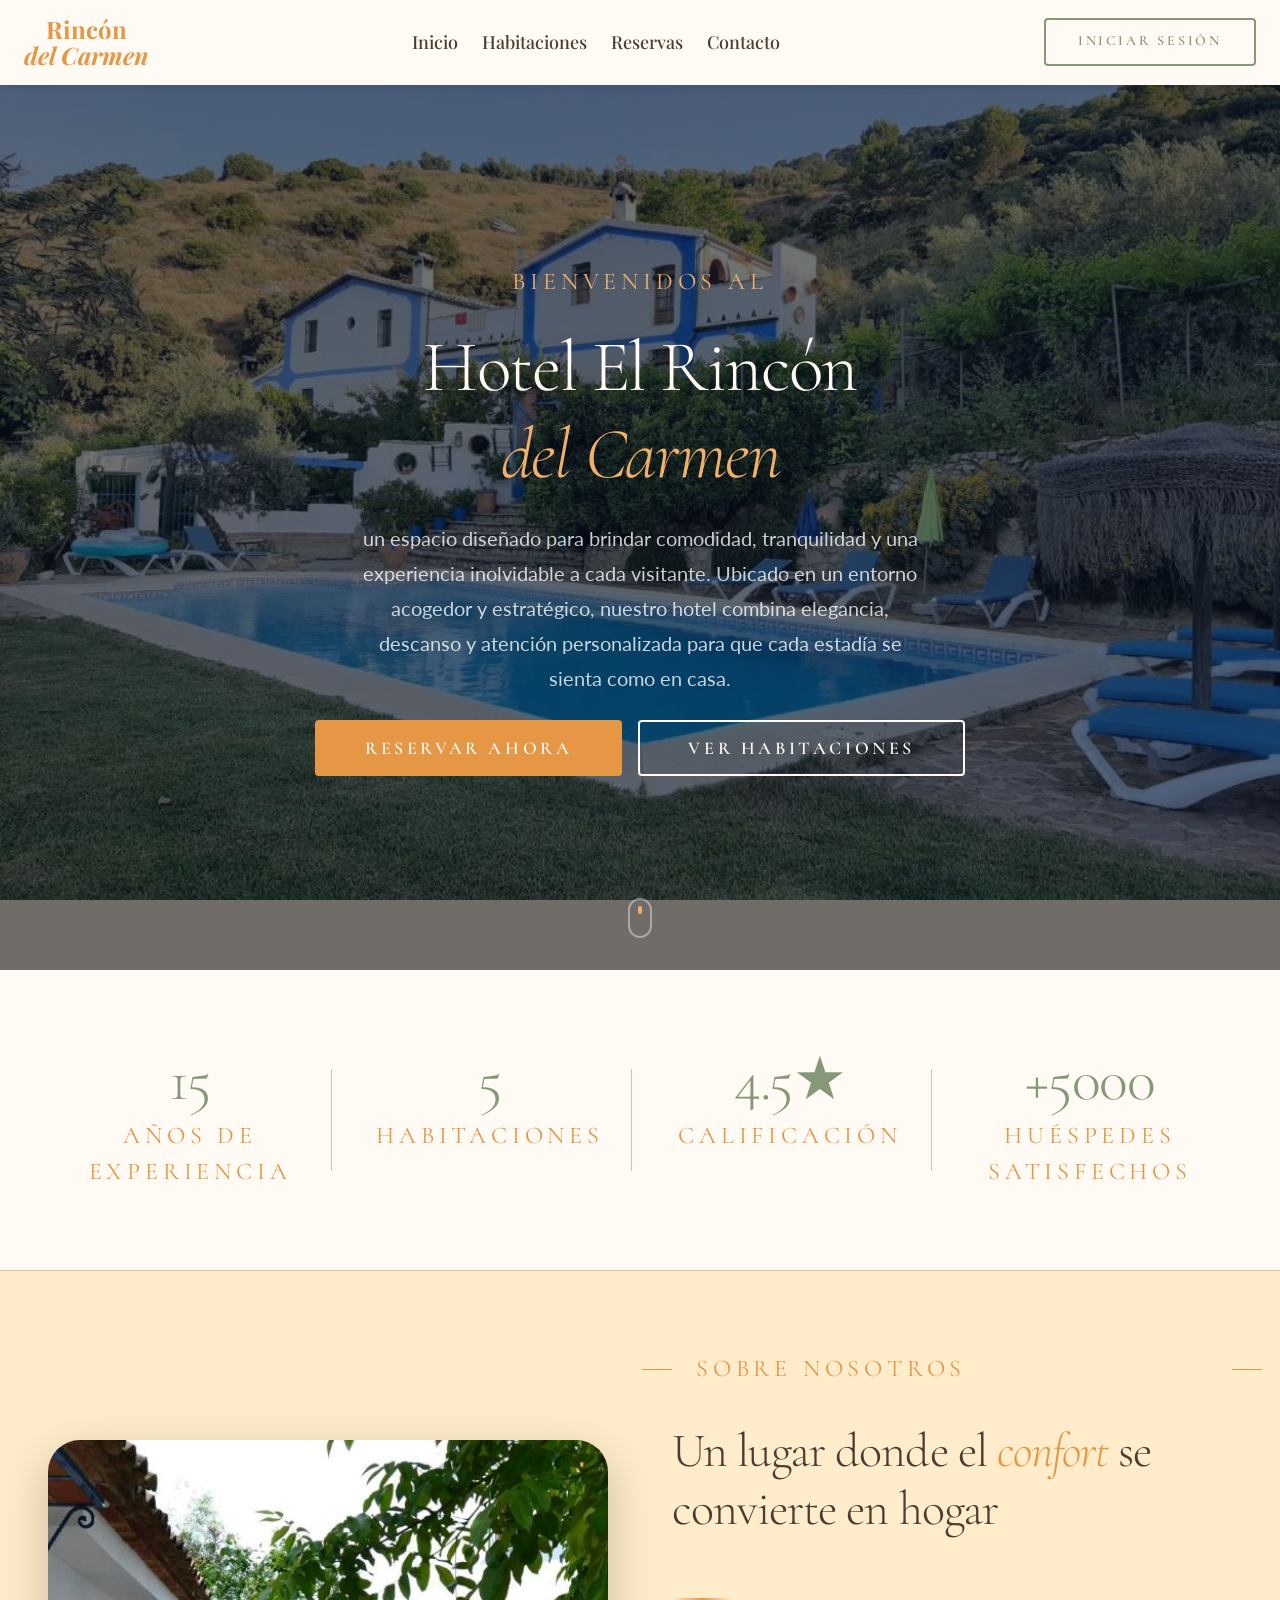
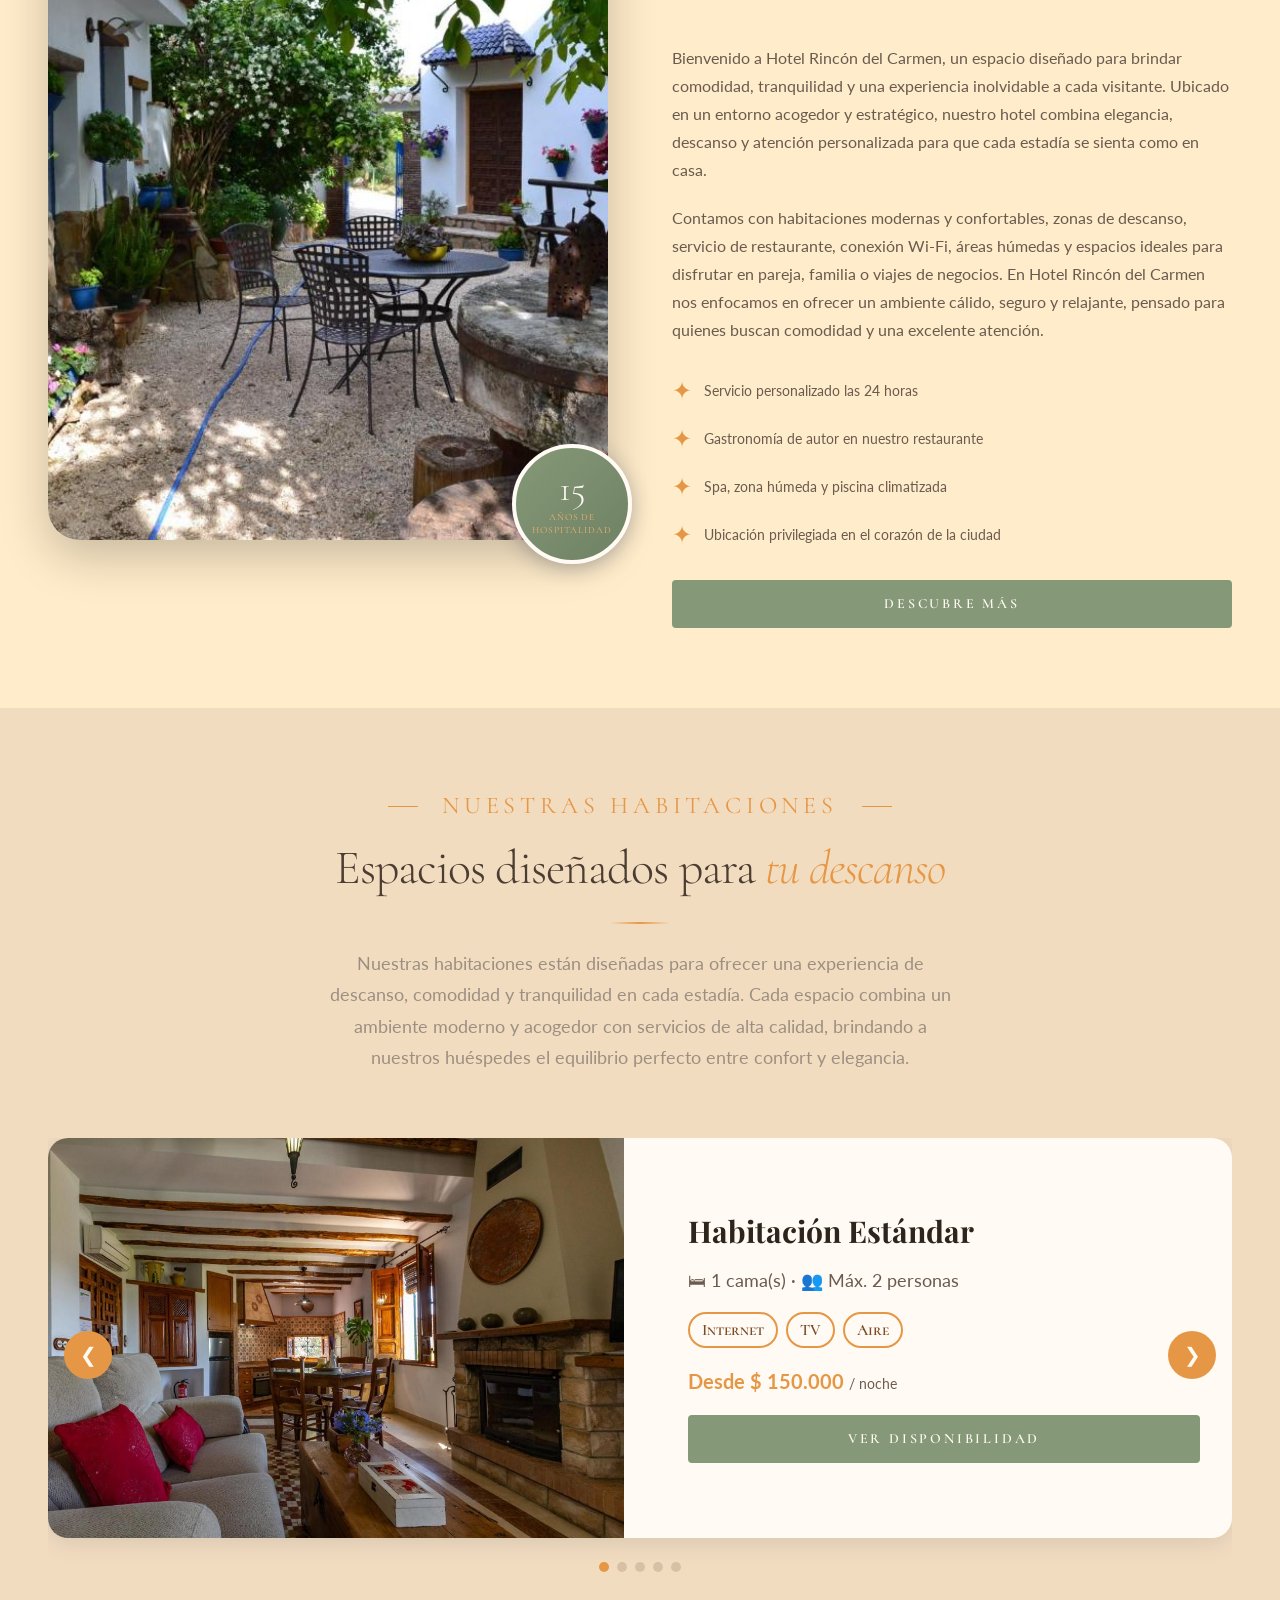
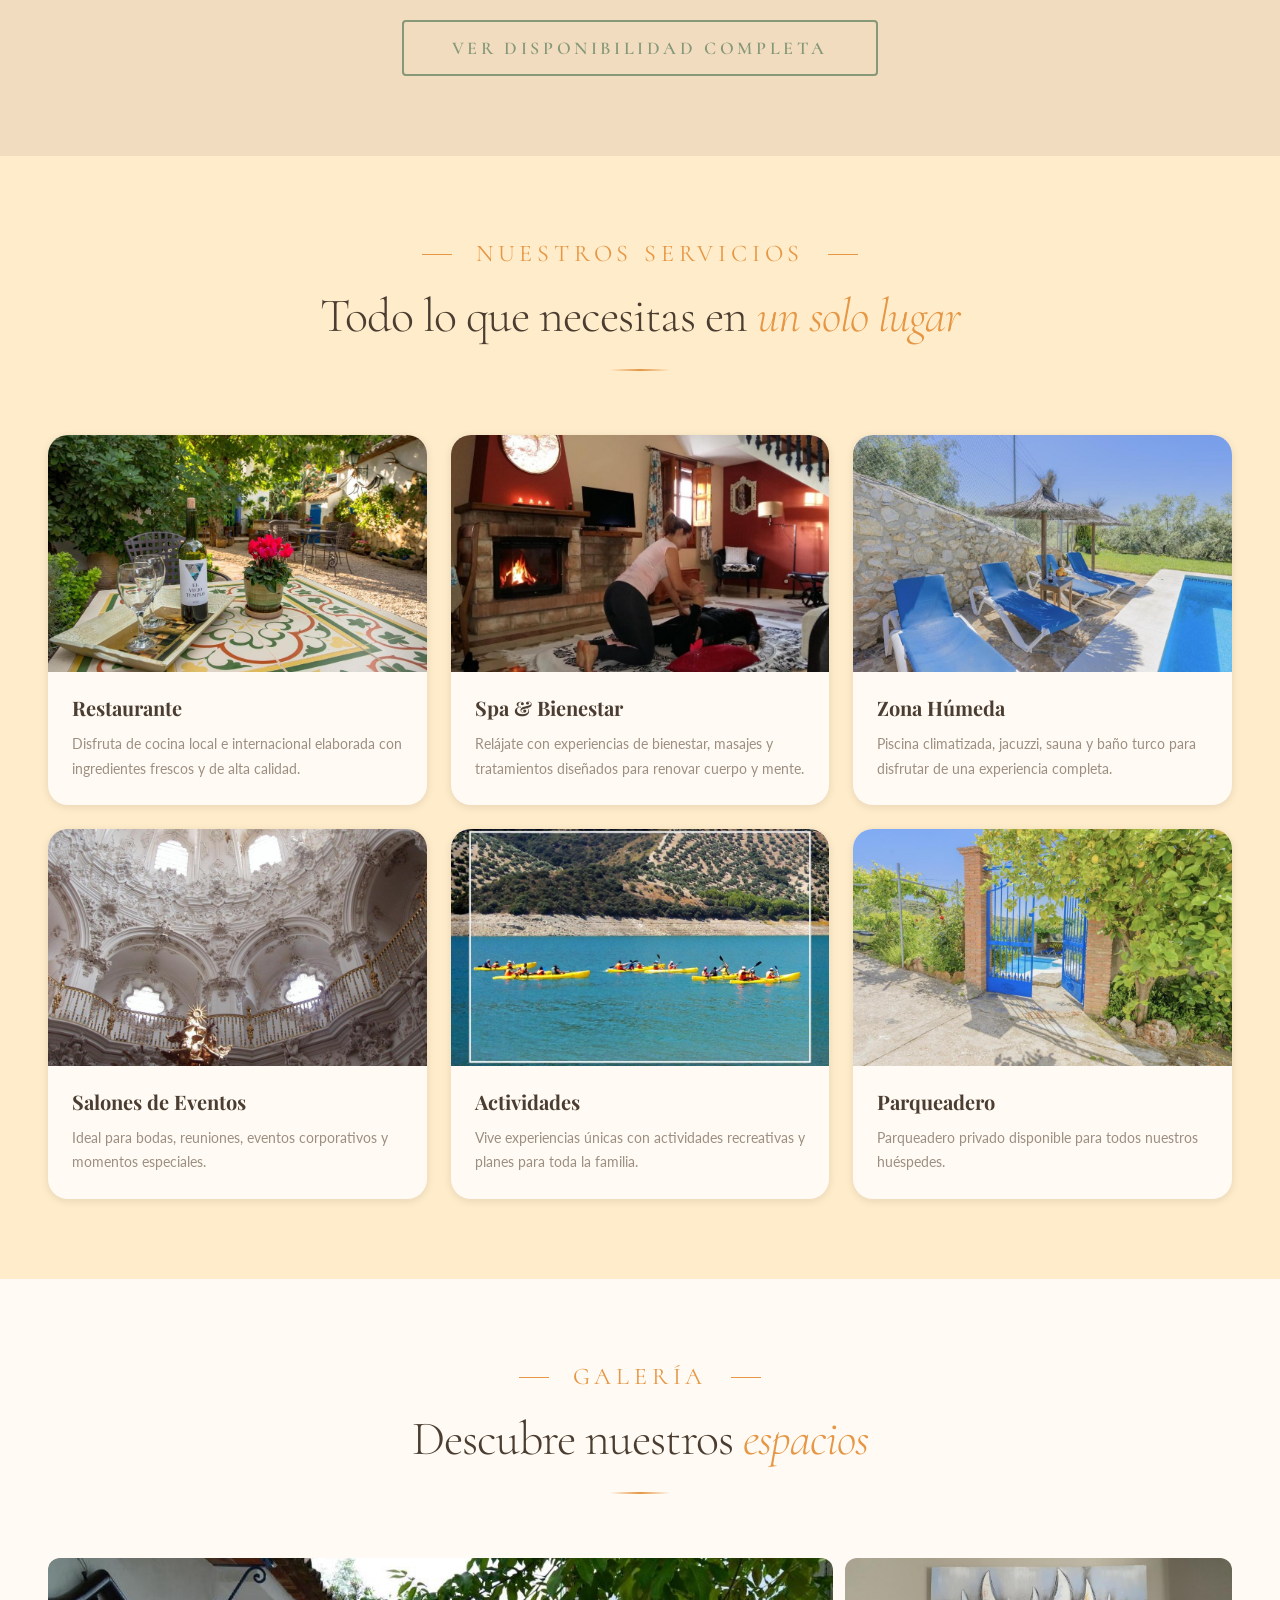
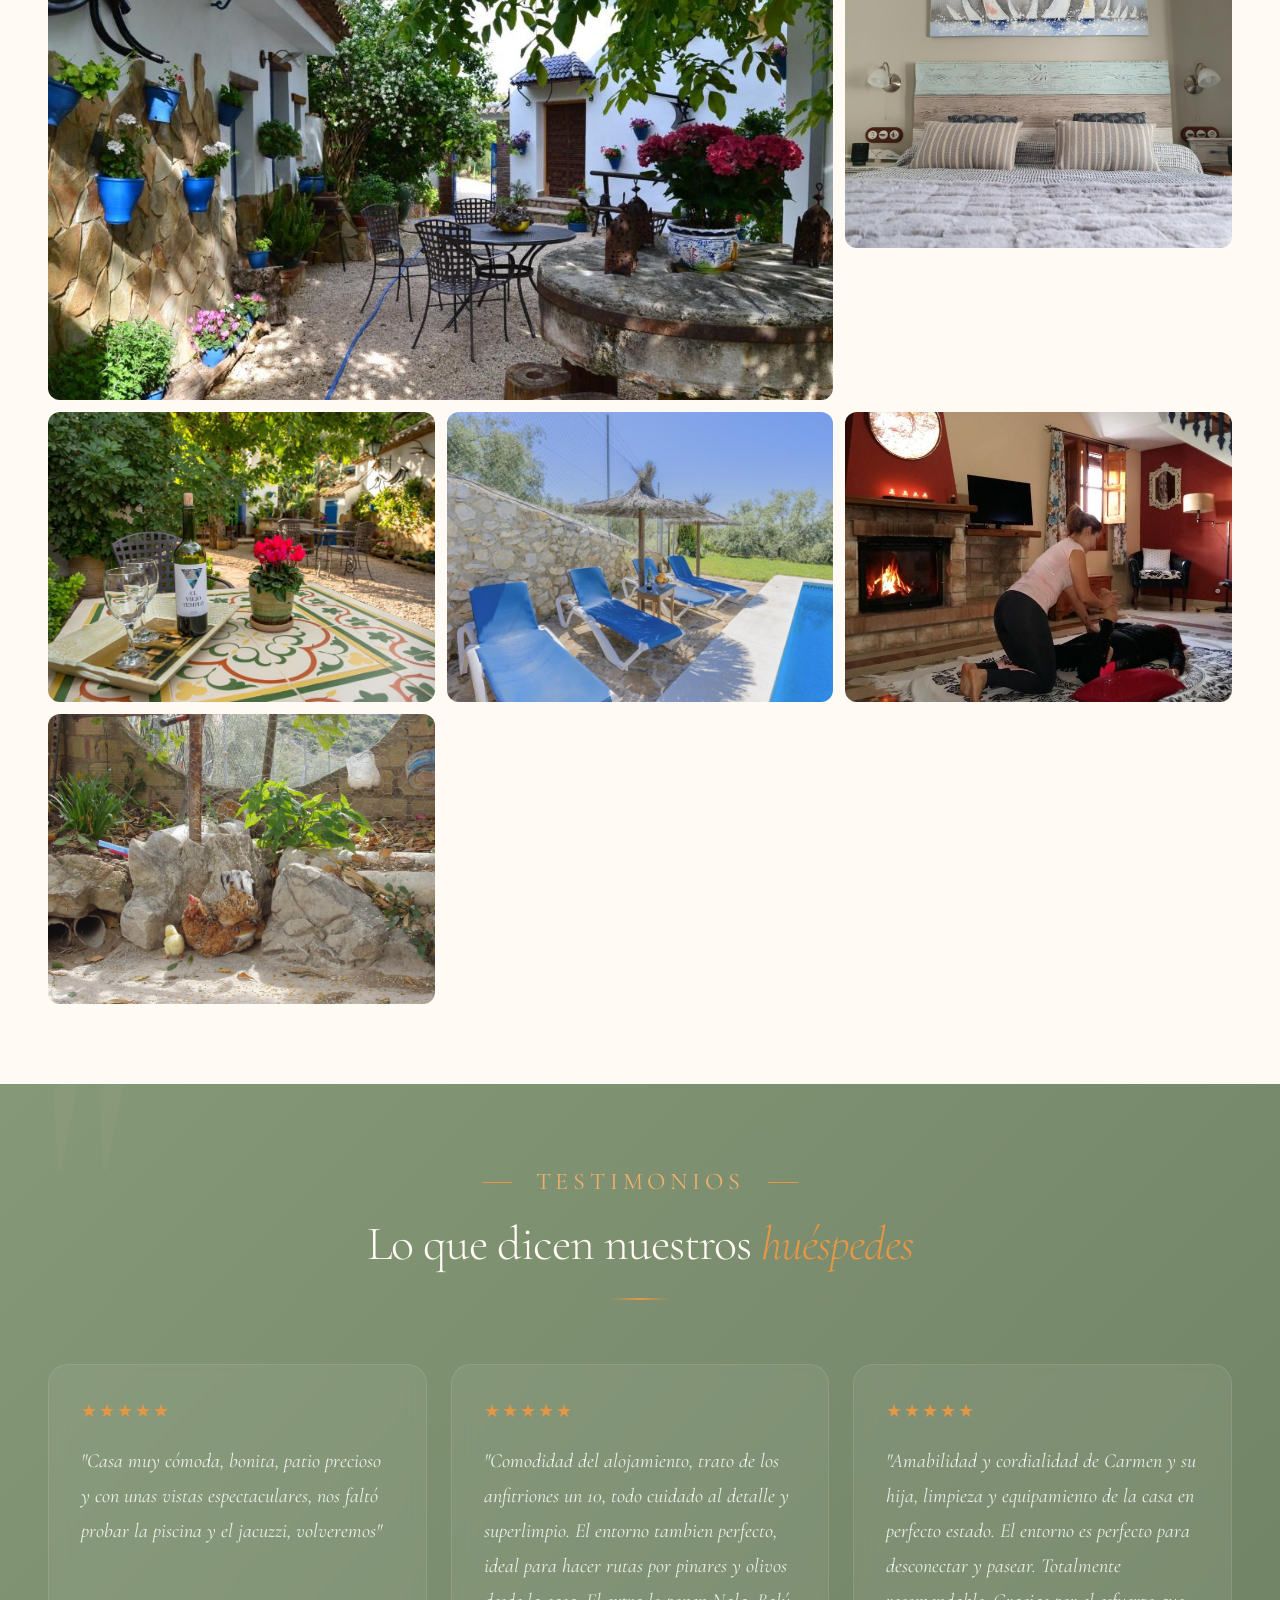
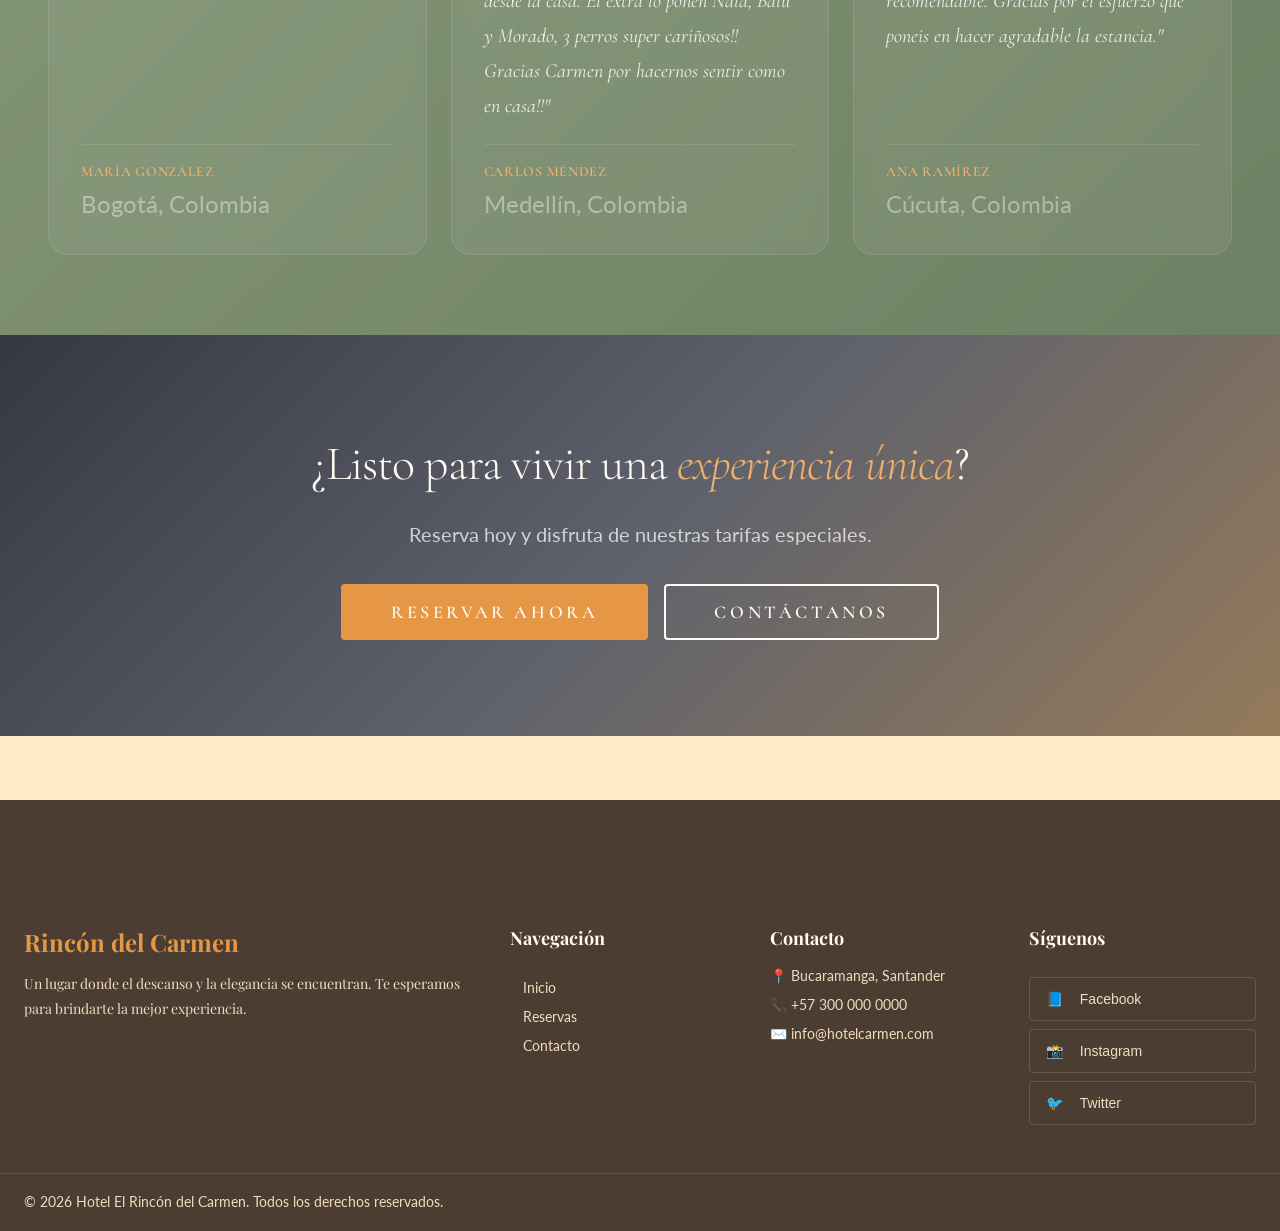
<file: index.html>
<!DOCTYPE html>
<html lang="es">
<head>
    <meta charset="UTF-8">
    <meta name="viewport" content="width=device-width, initial-scale=1.0">
    <title>Hotel Rincòn del Carmen</title>
    <link rel="stylesheet" href="styles/variables.css" />
    <link rel="stylesheet" href="styles/main.css" />
    <link rel="stylesheet" href="styles/responsive.css" />
    <link rel="stylesheet" href="styles/home.css" />
    
    <link rel="stylesheet" href="styles/components/navbar.css">
    <link rel="stylesheet" href="styles/components/footer.css" />
    <link rel="stylesheet" href="styles/components/card.css" />
    <link rel="stylesheet" href="styles/components/modal.css" />

    <link rel="stylesheet" href="js/components/carrusel/carrusel.css" />
    <link rel="stylesheet" href="js/components/footer/footer.css">
    <link rel="stylesheet" href="js/components/navbar/navbar.css">
    <link rel="stylesheet" href="js/components/modal/modal.css">
    <link rel="stylesheet" href="js/components/room-card/room-card.css">
    <link rel="stylesheet" href="js/components/reserva-form/reserva-form.css">

    <link href="https://fonts.googleapis.com/css2?family=Playfair+Display:ital,wght@0,700;1,400&display=swap" rel="stylesheet">
</head>
<body class="page-wrapper">
  <navbar-component></navbar-component>

  <main class="main-content">
    <section class="hero" id="inicio">

      <div class="hero__overlay"></div>

      <div class="hero__content container">
        <span class="hero__eyebrow">
          Bienvenidos al
        </span>

        <h1 class="hero__title">
          Hotel El Rincón<br />
          <em>del Carmen</em>
        </h1>

        <p class="hero__subtitle">
          un espacio diseñado para brindar comodidad, tranquilidad y una experiencia inolvidable a cada visitante. Ubicado en un entorno acogedor y estratégico, nuestro hotel combina elegancia, descanso y atención personalizada para que cada estadía se sienta como en casa.
        </p>

        <div class="hero__actions">
          <a href="reservas.html" class="btn btn--secondary btn--lg">
            Reservar Ahora
          </a>
          <a href="#habitaciones" class="btn btn--outline-white btn--lg">
            Ver Habitaciones
          </a>
        </div>

      </div>

      <div class="hero__scroll-indicator">
        <span></span>
      </div>
 
    </section>
 
    <section class="stats section--sm section--white">
      <div class="container">
        <div class="stats__grid">
 
          <div class="stats__item">
            <span class="stats__number">15</span>
            <span class="stats__label">Años de Experiencia</span>
          </div>
 
          <div class="stats__item">
            <span class="stats__number">5</span>
            <span class="stats__label">Habitaciones</span>
          </div>
 
          <div class="stats__item">
            <span class="stats__number">4.5★</span>
            <span class="stats__label">Calificación</span>
          </div>
 
          <div class="stats__item">
            <span class="stats__number">+5000</span>
            <span class="stats__label">Huéspedes Satisfechos</span>
          </div>
 
        </div>
      </div>
    </section>
 
    <section class="about section section--beige" id="nosotros">
      <div class="container">
        <div class="about__grid">
          <div class="about__image-wrapper">
            <img
              src="assets/images/hotel/lobyy.jpg"
              alt="Interior del Hotel El Rincón del Carmen"
              class="about__image"
              loading="lazy"
            />
            <div class="about__badge">
              <span class="about__badge-number">15</span>
              <span class="about__badge-text">Años de<br/>Hospitalidad</span>
            </div>
          </div>
          <div class="about__content">

            <span class="section-eyebrow">Sobre Nosotros</span>
 
            <h2 class="section-title">
              Un lugar donde el <em>confort</em> se convierte en hogar
            </h2>
 
            <hr class="divider-gold" style="margin-inline: 0;" />
 
            <p class="about__text">
              Bienvenido a Hotel Rincón del Carmen, un espacio diseñado para brindar comodidad, tranquilidad y una experiencia inolvidable a cada visitante. Ubicado en un entorno acogedor y estratégico, nuestro hotel combina elegancia, descanso y atención personalizada para que cada estadía se sienta como en casa.
            </p>

            <p class="about__text">
              Contamos con habitaciones modernas y confortables, zonas de descanso, servicio de restaurante, conexión Wi-Fi, áreas húmedas y espacios ideales para disfrutar en pareja, familia o viajes de negocios. En Hotel Rincón del Carmen nos enfocamos en ofrecer un ambiente cálido, seguro y relajante, pensado para quienes buscan comodidad y una excelente atención.
            </p>
 
            <ul class="about__features">
              <li class="about__feature-item">
                <span class="about__feature-icon">✦</span>
                Servicio personalizado las 24 horas
              </li>
              <li class="about__feature-item">
                <span class="about__feature-icon">✦</span>
                Gastronomía de autor en nuestro restaurante
              </li>
              <li class="about__feature-item">
                <span class="about__feature-icon">✦</span>
                Spa, zona húmeda y piscina climatizada
              </li>
              <li class="about__feature-item">
                <span class="about__feature-icon">✦</span>
                Ubicación privilegiada en el corazón de la ciudad
              </li>
            </ul>
 
            <a href="reservas.html" class="btn btn--primary">
              Descubre Más
            </a>
 
          </div>
 
        </div>
      </div>
    </section>
 
    <section class="rooms-preview section section--beige-mid" id="habitaciones">
      <div class="container">
 
        <div class="section-header">
          <span class="section-eyebrow">Nuestras Habitaciones</span>
          <h2 class="section-title">
            Espacios diseñados para <em>tu descanso</em>
          </h2>
          <hr class="divider-gold" />
          <p class="section-subtitle">
            Nuestras habitaciones están diseñadas para ofrecer una experiencia de descanso, comodidad y tranquilidad en cada estadía. Cada espacio combina un ambiente moderno y acogedor con servicios de alta calidad, brindando a nuestros huéspedes el equilibrio perfecto entre confort y elegancia.
          </p>
        </div>
 
        <carrusel-habitaciones></carrusel-habitaciones>
        <div class="text-center mt-12">
          <a href="reservas.html" class="btn btn--outline btn--lg">
            Ver Disponibilidad Completa
          </a>
        </div>
 
      </div>
    </section> 
    
    <section class="services section section--beige" id="servicios">
      <div class="container">
 
        <div class="section-header">
          <span class="section-eyebrow">Nuestros Servicios</span>
          <h2 class="section-title">
            Todo lo que necesitas en <em>un solo lugar</em>
          </h2>
          <hr class="divider-gold" />
        </div>
 
        <div class="services-grid">
 
          <div class="service-card fade-in">
            <div class="service-card__image-wrapper">
              <img
                src="assets/images/servicios/restaurante.jpg"
                alt="Restaurante del hotel"
                class="service-card__image"
                loading="lazy"
              />
            </div>
            <div class="service-card__body">
              <h3 class="service-card__title">Restaurante</h3>
              <p class="service-card__desc">
                Disfruta de cocina local e internacional elaborada con ingredientes frescos y de alta calidad.             
              </p>
            </div>
          </div>
 
          <div class="service-card fade-in fade-in--delay-1">
            <div class="service-card__image-wrapper">
              <img
                src="assets/images/servicios/spa.jpg"
                alt="Spa del hotel"
                class="service-card__image"
                loading="lazy"
              />
            </div>
            <div class="service-card__body">
              <h3 class="service-card__title">Spa & Bienestar</h3>
              <p class="service-card__desc">
                Relájate con experiencias de bienestar, masajes y tratamientos diseñados para renovar cuerpo y mente.
              </p>
            </div>
          </div>
 
          <div class="service-card fade-in fade-in--delay-2">
            <div class="service-card__image-wrapper">
              <img
                src="assets/images/servicios/piscina.jpg"
                alt="Zona húmeda y piscina"
                class="service-card__image"
                loading="lazy"
              />
            </div>
            <div class="service-card__body">
              <h3 class="service-card__title">Zona Húmeda</h3>
              <p class="service-card__desc">
                Piscina climatizada, jacuzzi, sauna y baño turco para disfrutar de una experiencia completa.
              </p>
            </div>
          </div>
 
          <div class="service-card fade-in fade-in--delay-3">
            <div class="service-card__image-wrapper">
              <img
                src="assets/images/servicios/eventos.jpg"
                alt="Salones de eventos"
                class="service-card__image"
                loading="lazy"
              />
            </div>
            <div class="service-card__body">
              <h3 class="service-card__title">Salones de Eventos</h3>
              <p class="service-card__desc">
                Ideal para bodas, reuniones, eventos corporativos y momentos especiales.
              </p>
            </div>
          </div>
 
          <div class="service-card fade-in fade-in--delay-4">
            <div class="service-card__image-wrapper">
              <img
                src="assets/images/servicios/actividades.jpg"
                alt="Gimnasio del hotel"
                class="service-card__image"
                loading="lazy"
              />
            </div>
            <div class="service-card__body">
              <h3 class="service-card__title">Actividades</h3>
              <p class="service-card__desc">
                Vive experiencias únicas con actividades recreativas y planes para toda la familia.
              </p>
            </div>
          </div>
 
          <div class="service-card fade-in fade-in--delay-4">
            <div class="service-card__image-wrapper">
              <img
                src="assets/images/servicios/parqueadero.jpg"
                alt="Parqueadero del hotel"
                class="service-card__image"
                loading="lazy"
              />
            </div>
            <div class="service-card__body">
              <h3 class="service-card__title">Parqueadero</h3>
              <p class="service-card__desc">
                Parqueadero privado disponible para todos nuestros huéspedes.
              </p>
            </div>
          </div>
 
        </div>
      </div>
    </section>
    
    <section class="gallery section section--white" id="galeria">
      <div class="container">
 
        <div class="section-header">
          <span class="section-eyebrow">Galería</span>
          <h2 class="section-title">
            Descubre nuestros <em>espacios</em>
          </h2>
          <hr class="divider-gold" />
        </div>
 
        <div class="gallery__grid">
          <div class="gallery__item gallery__item--large">
            <img src="assets/images/hotel/lobyy.jpg" alt="Área del hotel" loading="lazy" />
            <div class="gallery__overlay">
              <span class="gallery__label">Lobby Principal</span>
            </div>
          </div>
 
          <div class="gallery__item">
            <img src="assets/images/habitaciones/habitacion3-pers2.jpg" alt="Habitación del hotel" loading="lazy" />
            <div class="gallery__overlay">
              <span class="gallery__label">Suite Deluxe</span>
            </div>
          </div>
 
          <div class="gallery__item">
            <img src="assets/images/servicios/restaurante.jpg" alt="Restaurante del hotel" loading="lazy" />
            <div class="gallery__overlay">
              <span class="gallery__label">Restaurante</span>
            </div>
          </div>
 
          <div class="gallery__item">
            <img src="assets/images/servicios/piscina.jpg" alt="Piscina del hotel" loading="lazy" />
            <div class="gallery__overlay">
              <span class="gallery__label">Piscina</span>
            </div>
          </div>
 
          <div class="gallery__item">
            <img src="assets/images/servicios/spa.jpg" alt="Spa del hotel" loading="lazy" />
            <div class="gallery__overlay">
              <span class="gallery__label">Spa</span>
            </div>
          </div>
 
          <div class="gallery__item gallery__item--tall">
            <img src="assets/images/hotel/jardin.jpg" alt="Jardines del hotel" loading="lazy" />
            <div class="gallery__overlay">
              <span class="gallery__label">Jardines</span>
            </div>
          </div>
 
        </div>
 
      </div>
    </section>
    
    <section class="testimonials section section--navy" id="testimonios">
      <div class="container">
 
        <div class="section-header">
          <span class="section-eyebrow" style="color: var(--color-brown-light);">Testimonios</span>
          <h2 class="section-title" style="color: var(--color-white);">
            Lo que dicen nuestros <em>huéspedes</em>
          </h2>
          <hr class="divider-gold" />
        </div>
 
        <div class="testimonials__grid">
 
          <div class="testimonial-card">
            <div class="testimonial-card__stars">★★★★★</div>
            <p class="testimonial-card__text">
              "Casa muy cómoda, bonita, patio precioso y con unas vistas espectaculares, nos faltó probar la piscina y el jacuzzi, volveremos"
            </p>
            <div class="testimonial-card__author">
              <span class="testimonial-card__name">María González</span>
              <span class="testimonial-card__origin">Bogotá, Colombia</span>
            </div>
          </div>
 
          <div class="testimonial-card">
            <div class="testimonial-card__stars">★★★★★</div>
            <p class="testimonial-card__text">
              "Comodidad del alojamiento, trato de los anfitriones un 10, todo cuidado al detalle y superlimpio. El entorno tambien perfecto, ideal para hacer rutas por pinares y olivos desde la casa. El extra lo ponen Nala, Balú y Morado, 3 perros super cariñosos!! Gracias Carmen por hacernos sentir como en casa!!"
            </p>
            <div class="testimonial-card__author">
              <span class="testimonial-card__name">Carlos Méndez</span>
              <span class="testimonial-card__origin">Medellín, Colombia</span>
            </div>
          </div>
 
          <div class="testimonial-card">
            <div class="testimonial-card__stars">★★★★★</div>
            <p class="testimonial-card__text">
              "Amabilidad y cordialidad de Carmen y su hija, limpieza y equipamiento de la casa en perfecto estado.
              El entorno es perfecto para desconectar y pasear. Totalmente recomendable. Gracias por el esfuerzo que poneis en hacer agradable la estancia."
            </p>
            <div class="testimonial-card__author">
              <span class="testimonial-card__name">Ana Ramírez</span>
              <span class="testimonial-card__origin">Cúcuta, Colombia</span>
            </div>
          </div>
 
        </div>
 
      </div>
    </section>
    
    <section class="cta-banner section--sm">
      <div class="cta-banner__overlay"></div>
      <div class="container">
        <div class="cta-banner__content">
 
          <h2 class="cta-banner__title">
            ¿Listo para vivir una <em>experiencia única</em>?
          </h2>
 
          <p class="cta-banner__subtitle">
            Reserva hoy y disfruta de nuestras tarifas especiales.
          </p>
 
          <div class="cta-banner__actions">
            <a href="reservas.html" class="btn btn--secondary btn--lg">
              Reservar Ahora
            </a>
            <a href="contacto.html" class="btn btn--outline-white btn--lg">
              Contáctanos
            </a>
          </div>
 
        </div>
      </div>
    </section>
  </main>
  <footer-component></footer-component>
 
  <modal-component></modal-component>
 
  <div class="toast-container" id="toastContainer"></div>

  <script src="database/mockData.js"></script>
  <script src="js/services/localStorage.service.js"></script>
  <script src="js/services/auth.service.js"></script>
  <script src="js/services/habitaciones.service.js"></script>
  <script src="js/services/reservas.service.js"></script>
  <script src="js/utils/fechas.js"></script>
  <script src="js/utils/validaciones.js"></script>
  <script src="js/utils/formatearPrecio.js"></script>
  <script src="js/utils/alertas.js"></script>
  <script src="js/components/navbar/navbar.js"></script>
  <script src="js/components/footer/footer.js"></script>
  <script src="js/components/carrusel/carrusel.js"></script>
  <script src="js/components/modal/modal.js"></script>
  <script src="js/pages/home.js"></script>
  <script src="js/app.js"></script>
 
</body>
</html>
</file>
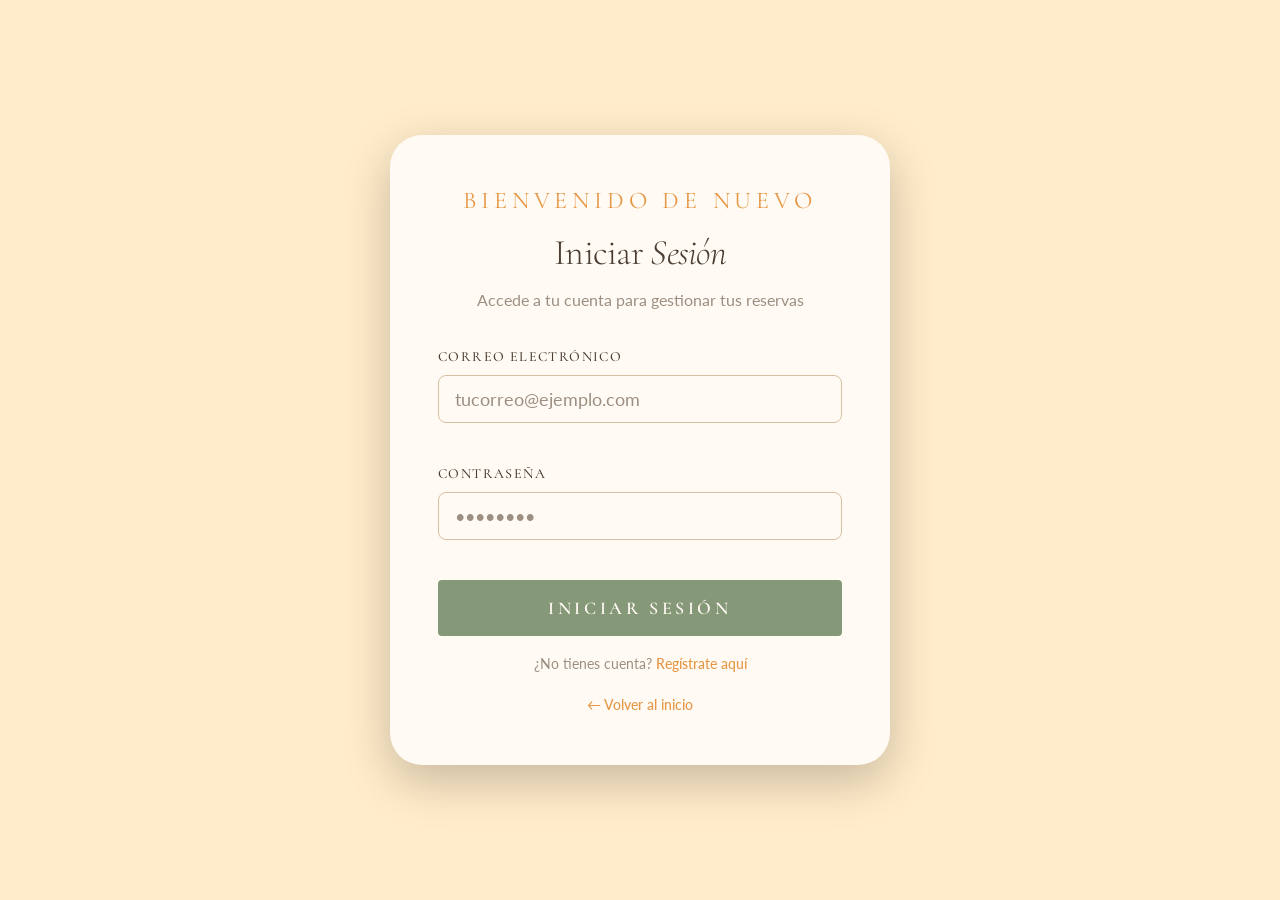
<file: admin.html>
<!DOCTYPE html>
<html lang="es">
<head>
  <meta charset="UTF-8" />
  <meta name="viewport" content="width=device-width, initial-scale=1.0" />
  <meta name="description" content="Panel Admin — Hotel El Rincón del Carmen" />
  <title>Panel Admin | Hotel El Rincón del Carmen</title>

  <link rel="stylesheet" href="styles/variables.css" />
  <link rel="stylesheet" href="styles/main.css" />
  <link rel="stylesheet" href="styles/responsive.css" />
  <link rel="stylesheet" href="styles/admin.css" />
  <link rel="stylesheet" href="styles/components/card.css" />
  <link rel="stylesheet" href="styles/components/modal.css" />

  <link rel="stylesheet" href="js/components/carrusel/carrusel.css" />
  <link rel="stylesheet" href="js/components/footer/footer.css">
  <link rel="stylesheet" href="js/components/navbar/navbar.css">
  <link rel="stylesheet" href="js/components/modal/modal.css">
  <link rel="stylesheet" href="js/components/room-card/room-card.css">
  <link rel="stylesheet" href="js/components/reserva-form/reserva-form.css">
  <link rel="stylesheet" href="https://fonts.googleapis.com/css2?family=Cormorant+Garamond:wght@400;500;600;700&family=Cormorant+SC:wght@400;600&family=Lato:wght@400;500;600;700&family=Playfair+Display:ital,wght@0,700;1,400&display=swap">
</head>
<body>

  <div class="admin-layout">

    <aside class="admin-sidebar" id="adminSidebar">

      <a href="index.html" class="admin-sidebar__logo">
        <div class="admin-sidebar__logo-text">
          <span class="admin-sidebar__logo-name">El Rincón del Carmen</span>
          <span class="admin-sidebar__logo-role">Panel Administrador</span>
        </div>
      </a>

      <nav class="admin-sidebar__nav">

        <div class="admin-sidebar__nav-section">
          <span class="admin-sidebar__nav-label">Principal</span>

          <button
            class="admin-sidebar__nav-item active"
            id="btnNavDashboard"
            onclick="AdminPage.mostrarSeccion('dashboard')"
          >
            Dashboard
          </button>

          <button
            class="admin-sidebar__nav-item"
            id="btnNavHabitaciones"
            onclick="AdminPage.mostrarSeccion('habitaciones')"
          >
            Habitaciones
          </button>

          <button
            class="admin-sidebar__nav-item"
            id="btnNavReservas"
            onclick="AdminPage.mostrarSeccion('reservas')"
          >
            Reservas
            <span class="admin-sidebar__nav-badge" id="badgeReservas">0</span>
          </button>

          <button
            class="admin-sidebar__nav-item"
            id="btnNavUsuarios"
            onclick="AdminPage.mostrarSeccion('usuarios')"
          >
            Usuarios
          </button>
        </div>

      </nav>

      <div class="admin-sidebar__footer">
        <div class="admin-sidebar__user">
          <div class="admin-sidebar__user-avatar" id="adminAvatar">A</div>
          <div class="admin-sidebar__user-info">
            <span class="admin-sidebar__user-name" id="adminNombre">Administrador</span>
            <span class="admin-sidebar__user-role">Admin</span>
          </div>
        </div>
        <button
          class="admin-sidebar__nav-item"
          style="margin-top: var(--space-2); color: var(--color-error);"
          onclick="AdminPage.cerrarSesion()"
        >
          Cerrar Sesión
        </button>
      </div>

    </aside>

    <div style="display: flex; flex-direction: column; overflow: hidden;">

      <header class="admin-header">
        <div class="admin-header__left">

          <button
            class="admin-header__menu-toggle"
            id="menuToggle"
            onclick="AdminPage.toggleSidebar()"
            aria-label="Abrir menú"
          >
            
          </button>

          <nav class="admin-header__breadcrumb">
            <span>Admin</span>
            <span class="admin-header__breadcrumb-sep">›</span>
            <span class="admin-header__breadcrumb-current" id="breadcrumbActual">Dashboard</span>
          </nav>
        </div>

        <div class="admin-header__actions">
          <a href="index.html" class="btn btn--outline btn--sm">
            ← Volver
          </a>
        </div>
      </header>

      <main class="admin-content" id="adminContent">

        <section id="seccionDashboard">

          <div class="admin-page-header">
            <div>
              <h1 class="admin-page-title">Dashboard</h1>
              <p class="admin-page-subtitle">Resumen general del hotel</p>
            </div>
          </div>

          <div class="admin-stats-grid" id="statsGrid">

            <div class="admin-stat-card">
              <div class="admin-stat-card__header">
                <span class="admin-stat-card__label">Habitaciones</span>
              </div>
              <span class="admin-stat-card__value" id="statHabitaciones">—</span>
              <div class="admin-stat-card__footer">Total registradas</div>
            </div>

            <div class="admin-stat-card">
              <div class="admin-stat-card__header">
                <span class="admin-stat-card__label">Reservas Activas</span>
              </div>
              <span class="admin-stat-card__value" id="statReservas">—</span>
              <div class="admin-stat-card__footer">En el sistema</div>
            </div>

            <div class="admin-stat-card">
              <div class="admin-stat-card__header">
                <span class="admin-stat-card__label">Usuarios</span>
              </div>
              <span class="admin-stat-card__value" id="statUsuarios">—</span>
              <div class="admin-stat-card__footer">Registrados</div>
            </div>

            <div class="admin-stat-card">
              <div class="admin-stat-card__header">
                <span class="admin-stat-card__label">Disponibles Hoy</span>
              </div>
              <span class="admin-stat-card__value" id="statDisponibles">—</span>
              <div class="admin-stat-card__footer">Sin reserva activa</div>
            </div>

          </div>

          <div class="admin-panel">
            <div class="admin-panel__header">
              <h2 class="admin-panel__title">Reservas Recientes</h2>
              <button class="btn btn--outline btn--sm" onclick="AdminPage.mostrarSeccion('reservas')">
                Ver todas
              </button>
            </div>
            <div class="admin-panel__body admin-panel__body--no-padding">
              <div class="admin-table-wrapper">
                <table class="admin-table">
                  <thead>
                    <tr>
                      <th>ID</th>
                      <th>Huésped</th>
                      <th>Habitación</th>
                      <th>Entrada</th>
                      <th>Salida</th>
                      <th>Estado</th>
                      <th>Acciones</th>
                    </tr>
                  </thead>
                  <tbody id="tablaReservasRecientes">
                    <tr>
                      <td colspan="7" style="text-align:center; color: var(--color-gray); padding: var(--space-8);">
                        Cargando reservas...
                      </td>
                    </tr>
                  </tbody>
                </table>
              </div>
            </div>
          </div>

        </section>

        <section id="seccionHabitaciones" style="display:none;">

          <div class="admin-page-header">
            <div>
              <h1 class="admin-page-title">Habitaciones</h1>
              <p class="admin-page-subtitle">Gestiona las habitaciones del hotel</p>
            </div>
            <button class="btn btn--primary" onclick="AdminPage.abrirModalHabitacion()">
              + Nueva Habitación
            </button>
          </div>

          <div class="admin-panel">
            <div class="admin-panel__header">
              <h2 class="admin-panel__title">Lista de Habitaciones</h2>
              <div class="admin-panel__actions">
                <div class="admin-search">
                  <input
                    type="text"
                    class="admin-search__input"
                    id="buscarHabitacion"
                    placeholder="Buscar habitación..."
                    oninput="AdminPage.filtrarHabitaciones(this.value)"
                  />
                </div>
              </div>
            </div>
            <div class="admin-panel__body admin-panel__body--no-padding">
              <div class="admin-table-wrapper">
                <table class="admin-table">
                  <thead>
                    <tr>
                      <th>Habitación</th>
                      <th>Camas</th>
                      <th>Capacidad</th>
                      <th>Precio / Noche</th>
                      <th>Servicios</th>
                      <th>Estado</th>
                      <th>Acciones</th>
                    </tr>
                  </thead>
                  <tbody id="tablaHabitaciones">
                    <tr>
                      <td colspan="7" style="text-align:center; color: var(--color-gray); padding: var(--space-8);">
                        Cargando habitaciones...
                      </td>
                    </tr>
                  </tbody>
                </table>
              </div>
            </div>
          </div>

        </section>

        <section id="seccionReservas" style="display:none;">

          <div class="admin-page-header">
            <div>
              <h1 class="admin-page-title">Reservas</h1>
              <p class="admin-page-subtitle">Gestiona todas las reservas del hotel</p>
            </div>
          </div>

          <div class="admin-panel">
            <div class="admin-panel__header">
              <h2 class="admin-panel__title">Todas las Reservas</h2>
              <div class="admin-panel__actions">
                <div class="admin-search">
                  <input
                    type="text"
                    class="admin-search__input"
                    id="buscarReserva"
                    placeholder="Buscar por huésped o habitación..."
                    oninput="AdminPage.filtrarReservas(this.value)"
                  />
                </div>
              </div>
            </div>
            <div class="admin-panel__body admin-panel__body--no-padding">
              <div class="admin-table-wrapper">
                <table class="admin-table">
                  <thead>
                    <tr>
                      <th>ID</th>
                      <th>Huésped</th>
                      <th>Habitación</th>
                      <th>Entrada</th>
                      <th>Salida</th>
                      <th>Personas</th>
                      <th>Total</th>
                      <th>Estado</th>
                      <th>Acciones</th>
                    </tr>
                  </thead>
                  <tbody id="tablaReservas">
                    <tr>
                      <td colspan="9" style="text-align:center; color: var(--color-gray); padding: var(--space-8);">
                        Cargando reservas...
                      </td>
                    </tr>
                  </tbody>
                </table>
              </div>
            </div>
          </div>

        </section>

        <section id="seccionUsuarios" style="display:none;">

          <div class="admin-page-header">
            <div>
              <h1 class="admin-page-title">Usuarios</h1>
              <p class="admin-page-subtitle">Usuarios registrados en el sistema</p>
            </div>
          </div>

          <div class="admin-panel">
            <div class="admin-panel__header">
              <h2 class="admin-panel__title">Lista de Usuarios</h2>
              <div class="admin-panel__actions">
                <div class="admin-search">
                  <span class="admin-search__icon"></span>
                  <input
                    type="text"
                    class="admin-search__input"
                    id="buscarUsuario"
                    placeholder="Buscar usuario..."
                    oninput="AdminPage.filtrarUsuarios(this.value)"
                  />
                </div>
              </div>
            </div>
            <div class="admin-panel__body admin-panel__body--no-padding">
              <div class="admin-table-wrapper">
                <table class="admin-table">
                  <thead>
                    <tr>
                      <th>Nombre</th>
                      <th>Identificación</th>
                      <th>Email</th>
                      <th>Teléfono</th>
                      <th>Nacionalidad</th>
                      <th>Rol</th>
                      <th>Reservas</th>
                    </tr>
                  </thead>
                  <tbody id="tablaUsuarios">
                    <tr>
                      <td colspan="7" style="text-align:center; color: var(--color-gray); padding: var(--space-8);">
                        Cargando usuarios...
                      </td>
                    </tr>
                  </tbody>
                </table>
              </div>
            </div>
          </div>

        </section>

      </main>
    </div>

  </div>

  <div class="modal-overlay" id="modalHabitacion">
    <div class="modal modal--lg">

      <div class="modal__header">
        <div class="modal__header-content">
          <span class="modal__eyebrow">Gestión</span>
          <h2 class="modal__title" id="modalHabitacionTitulo">Nueva Habitación</h2>
        </div>
        <button class="modal__close" onclick="AdminPage.cerrarModalHabitacion()">✕</button>
      </div>

      <div class="modal__body">
        <form class="admin-room-form" id="formHabitacion" novalidate>

          <input type="hidden" id="habitacionId" />

          <div class="form-group">
            <label class="form-label" for="habitacionNombre">Nombre de la Habitación</label>
            <input type="text" id="habitacionNombre" class="form-input" placeholder="Ej: Suite Presidencial" required />
          </div>

          <div class="admin-room-form__row">
            <div class="form-group">
              <label class="form-label" for="habitacionCamas">Número de Camas</label>
              <input type="number" id="habitacionCamas" class="form-input" min="1" max="10" placeholder="1" required />
            </div>

            <div class="form-group">
              <label class="form-label" for="habitacionMaxPersonas">Capacidad Máxima</label>
              <input type="number" id="habitacionMaxPersonas" class="form-input" min="1" max="20" placeholder="2" required />
            </div>
          </div>

          <div class="form-group">
            <label class="form-label" for="habitacionPrecio">Precio por Noche (COP)</label>
            <input type="number" id="habitacionPrecio" class="form-input" min="0" step="1000" placeholder="150000" required />
          </div>

          <div class="form-group">
            <label class="form-label" for="habitacionImagen">Ruta de Imagen</label>
            <input type="text" id="habitacionImagen" class="form-input" placeholder="assets/images/habitaciones/mi-foto.jpg" />
          </div>

          <div class="form-group">
            <label class="form-label" for="habitacionDescripcion">Descripción</label>
            <textarea id="habitacionDescripcion" class="form-textarea" rows="3" placeholder="Describe la habitación..."></textarea>
          </div>

          <div>
            <p class="admin-room-form__section-title">Servicios Incluidos</p>
            <div class="admin-amenities-grid">
              <label class="admin-amenity-check">
                <input type="checkbox" id="servicioInternet" />
                <span>Internet</span>
              </label>
              <label class="admin-amenity-check">
                <input type="checkbox" id="servicioMinibar" />
                <span>Minibar</span>
              </label>
              <label class="admin-amenity-check">
                <input type="checkbox" id="servicioJacuzzi" />
                <span>Jacuzzi</span>
              </label>
              <label class="admin-amenity-check">
                <input type="checkbox" id="servicioTV" />
                <span>TV</span>
              </label>
              <label class="admin-amenity-check">
                <input type="checkbox" id="servicioAire" />
                <span>Aire Acondicionado</span>
              </label>
              <label class="admin-amenity-check">
                <input type="checkbox" id="servicioCajaFuerte" />
                <span>Caja Fuerte</span>
              </label>
            </div>
          </div>

        </form>
      </div>

      <div class="modal__footer modal__footer--between">
        <button class="btn btn--ghost" onclick="AdminPage.cerrarModalHabitacion()">
          Cancelar
        </button>
        <button class="btn btn--primary" onclick="AdminPage.guardarHabitacion()">
          Guardar Habitación
        </button>
      </div>

    </div>
  </div>

  <div class="modal-overlay" id="modalConfirmar">
    <div class="modal modal--sm modal--confirm">

      <div class="modal__header">
        <div class="modal__header-content">
          <h2 class="modal__title">Confirmar Acción</h2>
        </div>
        <button class="modal__close" onclick="AdminPage.cerrarModalConfirmar()">✕</button>
      </div>

      <div class="modal__body">
        <h3 class="modal__confirm-title" id="confirmTitulo">¿Estás seguro?</h3>
        <p class="modal__confirm-text" id="confirmTexto">Esta acción no se puede deshacer.</p>
      </div>

      <div class="modal__footer">
        <button class="btn btn--ghost" onclick="AdminPage.cerrarModalConfirmar()">
          Cancelar
        </button>
        <button class="btn btn--danger" id="confirmBtn" onclick="AdminPage.ejecutarConfirmacion()">
          Confirmar
        </button>
      </div>

    </div>
  </div>

  <div class="toast-container" id="toastContainer"></div>
<script src="database/mockData.js"></script>
<script src="js/services/localStorage.service.js"></script>
<script src="js/services/auth.service.js"></script>
<script src="js/services/habitaciones.service.js"></script>
<script src="js/services/reservas.service.js"></script>
<script src="js/utils/fechas.js"></script>
<script src="js/utils/validaciones.js"></script>
<script src="js/utils/formatearPrecio.js"></script>
<script src="js/utils/alertas.js"></script>
<script src="js/components/navbar/navbar.js"></script>
<script src="js/components/footer/footer.js"></script>
<script src="js/components/modal/modal.js"></script>
<script src="js/pages/adminPage.js"></script>
<script src="js/app.js"></script>

</body>
</html>
</file>
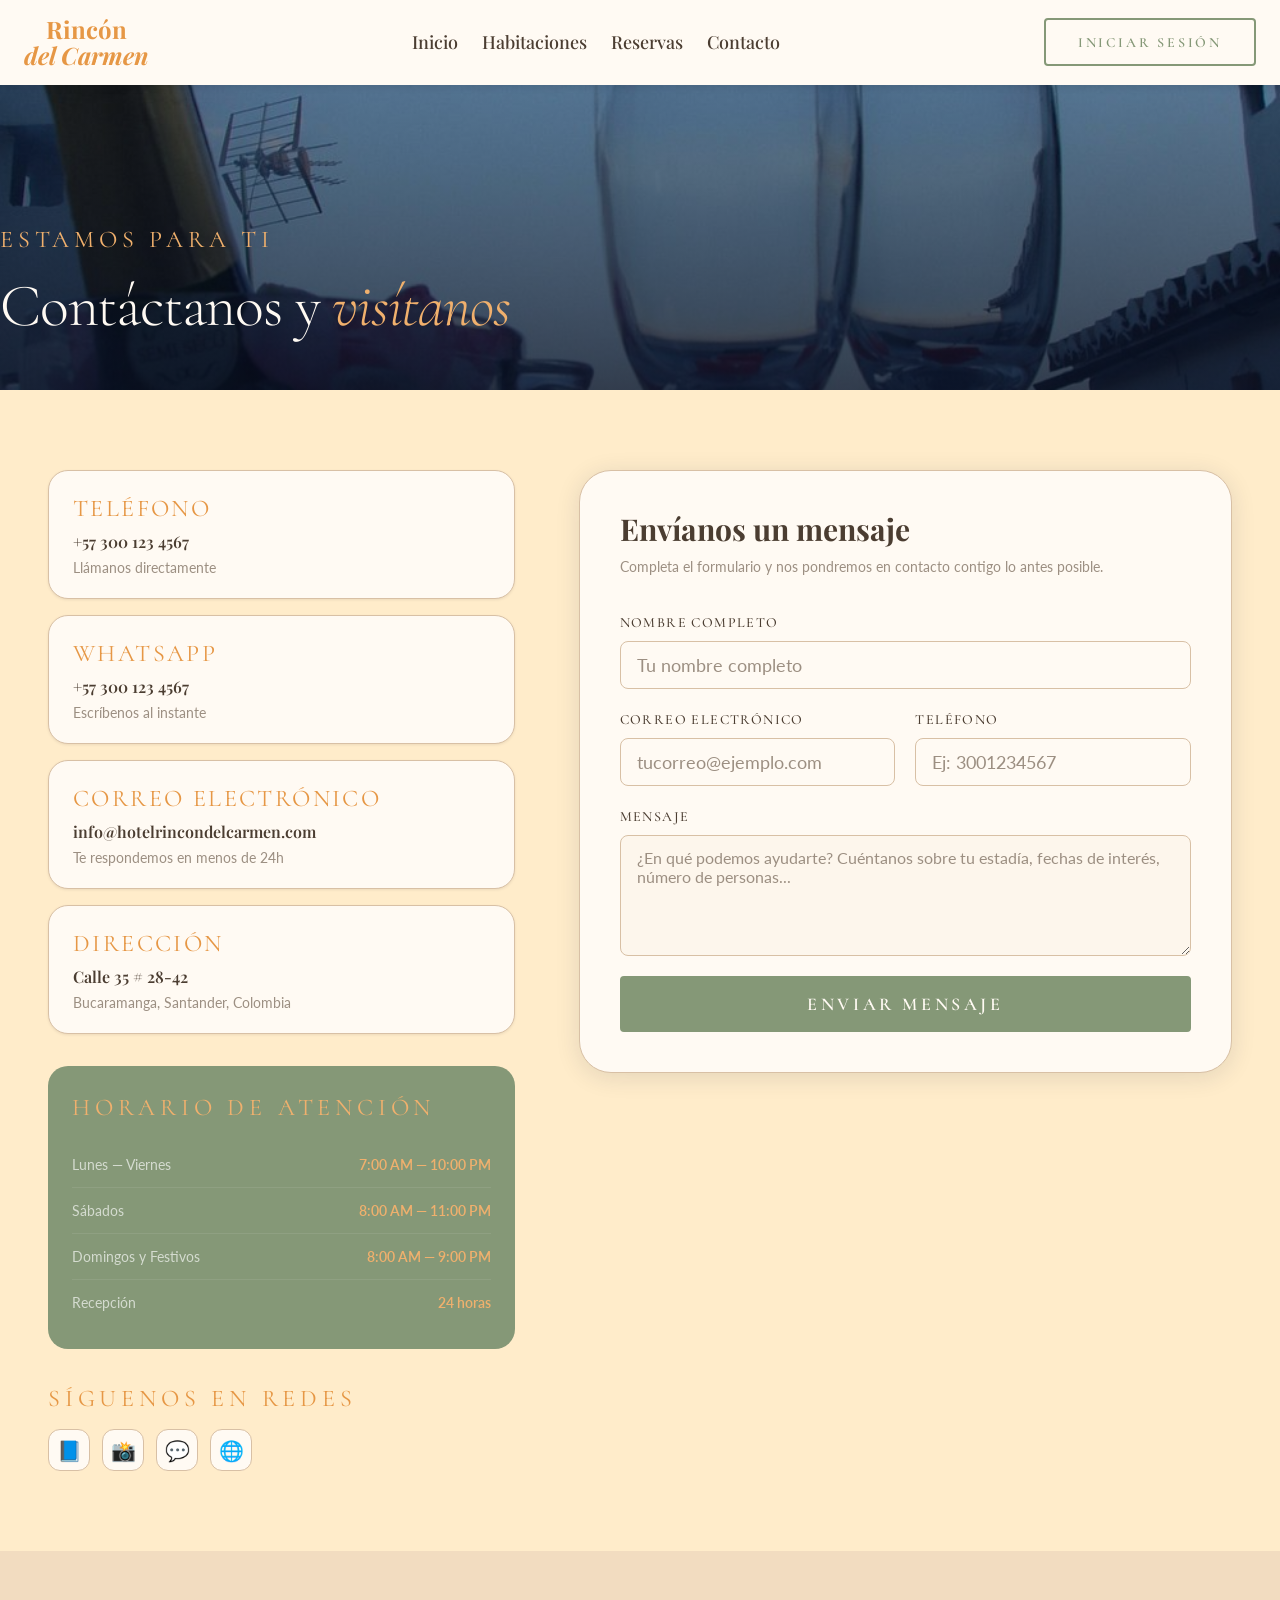
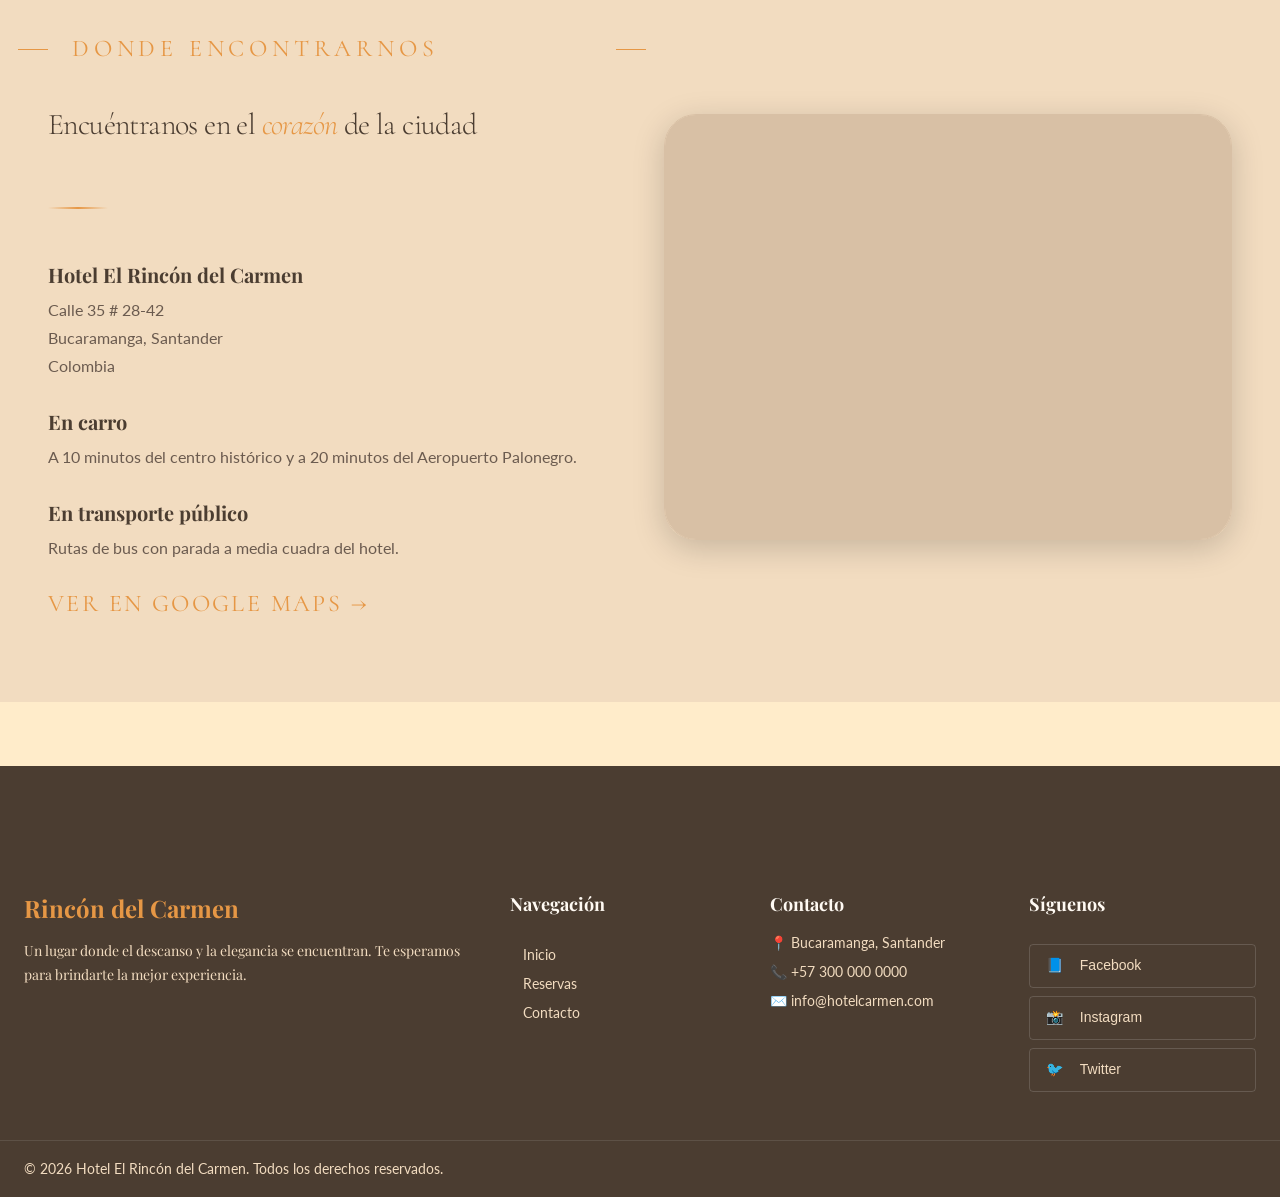
<file: contacto.html>
<!DOCTYPE html>
<html lang="es">
<head>
  <meta charset="UTF-8" />
  <meta name="viewport" content="width=device-width, initial-scale=1.0" />
  <meta name="description" content="Contacto y Ubicación — Hotel El Rincón del Carmen" />
  <title>Contacto | Hotel El Rincón del Carmen</title>

  <link rel="stylesheet" href="styles/variables.css" />
  <link rel="stylesheet" href="styles/main.css" />
  <link rel="stylesheet" href="styles/responsive.css" />
  <link rel="stylesheet" href="styles/contacto.css" />
  <link rel="stylesheet" href="styles/components/navbar.css" />
  <link rel="stylesheet" href="styles/components/footer.css" />
  <link rel="stylesheet" href="styles/components/modal.css" />

  <link rel="stylesheet" href="js/components/carrusel/carrusel.css" />
  <link rel="stylesheet" href="js/components/footer/footer.css">
  <link rel="stylesheet" href="js/components/navbar/navbar.css">
  <link rel="stylesheet" href="js/components/modal/modal.css">
  <link rel="stylesheet" href="js/components/room-card/room-card.css">
  <link rel="stylesheet" href="js/components/reserva-form/reserva-form.css">

  <link href="https://fonts.googleapis.com/css2?family=Playfair+Display:ital,wght@0,700;1,400&display=swap" rel="stylesheet" />
</head>
<body class="page-wrapper">

  <navbar-component></navbar-component>

  <main class="main-content">

    <section class="page-hero">
      <div class="page-hero__overlay"></div>
      <div class="page-hero__content container">
        <span class="page-hero__eyebrow">Estamos para ti</span>
        <h1 class="page-hero__title">
          Contáctanos y <em>visítanos</em>
        </h1>
      </div>
    </section>

    <section class="contacto section section--beige">
      <div class="container">
        <div class="contacto__grid">

          <div class="contacto__info">

            <div class="contacto__cards">

              <a href="tel:+573001234567" class="contacto__card">
                <div class="contacto__card-body">
                  <span class="contacto__card-label">Teléfono</span>
                  <span class="contacto__card-value">+57 300 123 4567</span>
                  <span class="contacto__card-sub">Llámanos directamente</span>
                </div>
              </a>

              <a href="https://wa.me/573001234567" target="_blank" class="contacto__card">
                <div class="contacto__card-body">
                  <span class="contacto__card-label">WhatsApp</span>
                  <span class="contacto__card-value">+57 300 123 4567</span>
                  <span class="contacto__card-sub">Escríbenos al instante</span>
                </div>
              </a>

              <a href="mailto:info@hotelrincondelcarmen.com" class="contacto__card">
                <div class="contacto__card-body">
                  <span class="contacto__card-label">Correo Electrónico</span>
                  <span class="contacto__card-value">info@hotelrincondelcarmen.com</span>
                  <span class="contacto__card-sub">Te respondemos en menos de 24h</span>
                </div>
              </a>

              <div class="contacto__card">
                <div class="contacto__card-body">
                  <span class="contacto__card-label">Dirección</span>
                  <span class="contacto__card-value">Calle 35 # 28-42</span>
                  <span class="contacto__card-sub">Bucaramanga, Santander, Colombia</span>
                </div>
              </div>

            </div>

            <div class="contacto__schedule">
              <div class="contacto__schedule-title">
                 Horario de Atención
              </div>
              <div class="contacto__schedule-row">
                <span class="contacto__schedule-day">Lunes — Viernes</span>
                <span class="contacto__schedule-time">7:00 AM — 10:00 PM</span>
              </div>
              <div class="contacto__schedule-row">
                <span class="contacto__schedule-day">Sábados</span>
                <span class="contacto__schedule-time">8:00 AM — 11:00 PM</span>
              </div>
              <div class="contacto__schedule-row">
                <span class="contacto__schedule-day">Domingos y Festivos</span>
                <span class="contacto__schedule-time">8:00 AM — 9:00 PM</span>
              </div>
              <div class="contacto__schedule-row">
                <span class="contacto__schedule-day">Recepción</span>
                <span class="contacto__schedule-time">24 horas</span>
              </div>
            </div>

            <div class="contacto__social">
              <span class="contacto__social-title">Síguenos en redes</span>
              <div class="contacto__social-links">
                <a href="#" target="_blank" class="contacto__social-link" aria-label="Facebook">📘</a>
                <a href="#" target="_blank" class="contacto__social-link" aria-label="Instagram">📸</a>
                <a href="#" target="_blank" class="contacto__social-link" aria-label="WhatsApp">💬</a>
                <a href="#" target="_blank" class="contacto__social-link" aria-label="TripAdvisor">🌐</a>
              </div>
            </div>

          </div>

          <div class="contacto__form-wrapper">

            <div class="contacto__form-header">
              <h3 class="contacto__form-title">Envíanos un mensaje</h3>
              <p class="contacto__form-subtitle">
                Completa el formulario y nos pondremos en contacto contigo lo antes posible.
              </p>
            </div>
            <form class="contacto__form" id="contactoForm" novalidate>

              <div class="form-group">
                <label class="form-label" for="nombreContacto">Nombre Completo</label>
                <input
                  type="text"
                  id="nombreContacto"
                  name="nombreContacto"
                  class="form-input"
                  placeholder="Tu nombre completo"
                  autocomplete="name"
                  required
                />
              </div>

              <div class="contacto__form-row">

                <div class="form-group">
                  <label class="form-label" for="emailContacto">Correo Electrónico</label>
                  <input
                    type="email"
                    id="emailContacto"
                    name="emailContacto"
                    class="form-input"
                    placeholder="tucorreo@ejemplo.com"
                    autocomplete="email"
                    required
                  />
                </div>

                <div class="form-group">
                  <label class="form-label" for="telefonoContacto">Teléfono</label>
                  <input
                    type="tel"
                    id="telefonoContacto"
                    name="telefonoContacto"
                    class="form-input"
                    placeholder="Ej: 3001234567"
                    autocomplete="tel"
                    required
                  />
                </div>

              </div>

              <div class="form-group">
                <label class="form-label" for="mensajeContacto">Mensaje</label>
                <textarea
                  id="mensajeContacto"
                  name="mensajeContacto"
                  class="form-textarea"
                  placeholder="¿En qué podemos ayudarte? Cuéntanos sobre tu estadía, fechas de interés, número de personas..."
                  rows="5"
                  required
                ></textarea>
              </div>

              <button type="submit" class="btn btn--primary btn--full btn--lg">
                 Enviar Mensaje
              </button>

            </form>

          </div>

        </div>
      </div>
    </section>

    
    <section class="ubicacion section section--beige-mid">
      <div class="container">
        <div class="ubicacion__grid">

          <div class="ubicacion__info">

            <span class="section-eyebrow">Donde Encontrarnos</span>
            <h2 class="section-title" style="text-align: left;">
              Encuéntranos en el <em>corazón</em> de la ciudad
            </h2>
            <hr class="divider-gold" style="margin-inline: 0;" />

            <div class="ubicacion__address">
              <div class="ubicacion__address-text">
                <strong>Hotel El Rincón del Carmen</strong>
                Calle 35 # 28-42<br />
                Bucaramanga, Santander<br />
                Colombia
              </div>
            </div>

            <div class="ubicacion__address">
              <div class="ubicacion__address-text">
                <strong>En carro</strong>
                A 10 minutos del centro histórico y a 20 minutos
                del Aeropuerto Palonegro.
              </div>
            </div>

            <div class="ubicacion__address">
              <div class="ubicacion__address-text">
                <strong>En transporte público</strong>
                Rutas de bus con parada a media cuadra del hotel.
              </div>
            </div>

            <a
              href="https://maps.google.com/?q=Hotel+Rincon+del+Carmen+Bucaramanga"
              target="_blank"
              class="ubicacion__cta-maps"
            >
              Ver en Google Maps →
            </a>

          </div>

          <div class="ubicacion__map-wrapper">
            <div id="mapaContainer" class="ubicacion__map-placeholder">
              <span style="font-size: 2rem;">🗺️</span>
              <span>Cargando mapa...</span>
            </div>
          </div>

        </div>
      </div>
    </section>

  </main>

  <footer-component></footer-component>

  <div class="toast-container" id="toastContainer"></div>

  <script src="database/mockData.js"></script>
  <script src="js/services/localStorage.service.js"></script>
  <script src="js/services/auth.service.js"></script>
  <script src="js/utils/validaciones.js"></script>
  <script src="js/utils/alertas.js"></script>
  <script src="js/utils/formatearPrecio.js"></script>
  <script src="js/utils/fechas.js"></script>
  <script src="js/components/navbar/navbar.js"></script>
  <script src="js/components/footer/footer.js"></script>
  <script src="js/pages/contactoPage.js"></script>
  <script src="js/app.js"></script>

</body>
</html>
</file>
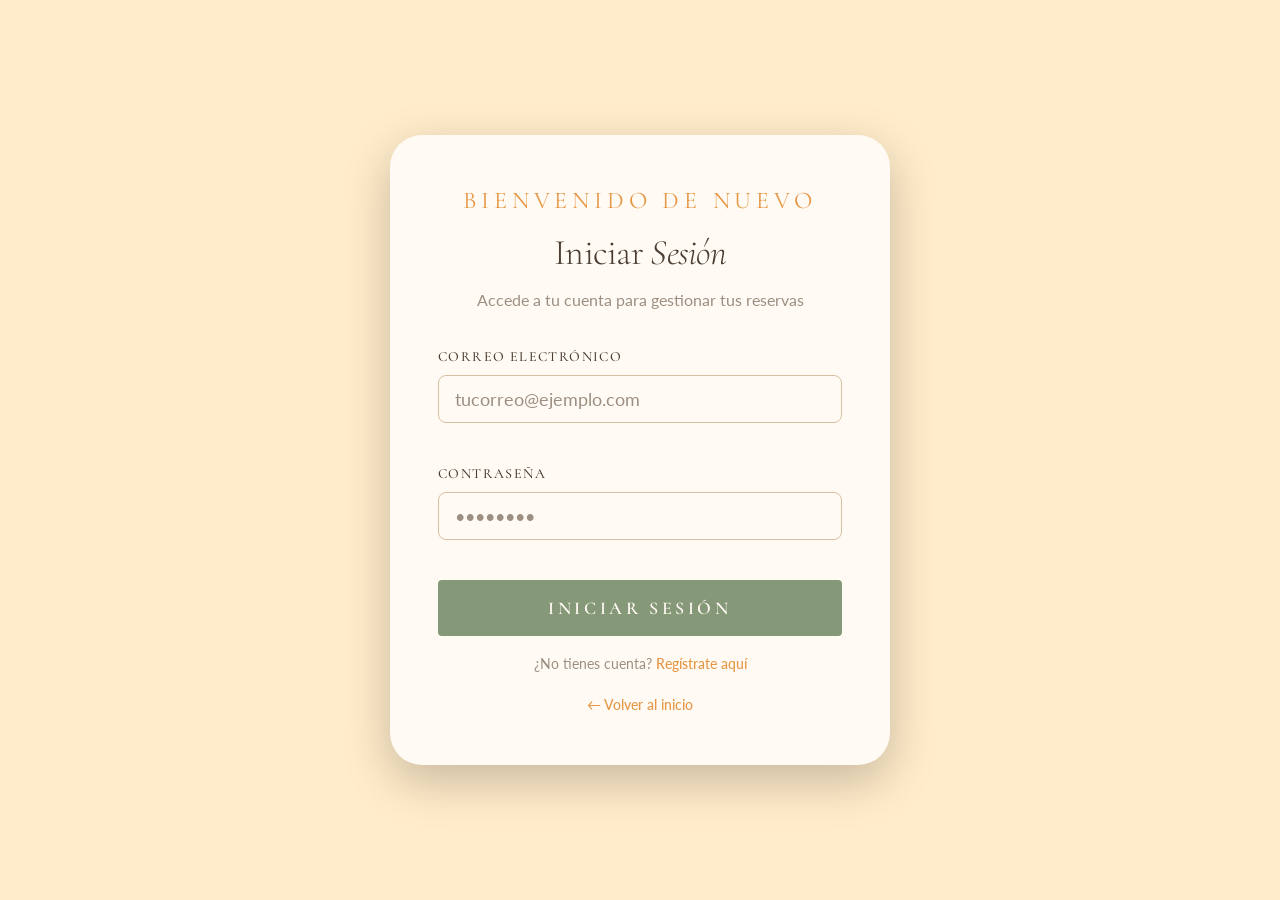
<file: login.html>
<!DOCTYPE html>
<html lang="es">
<head>
  <meta charset="UTF-8" />
  <meta name="viewport" content="width=device-width, initial-scale=1.0" />
  <meta name="description" content="Iniciar sesión — Hotel El Rincón del Carmen" />
  <title>Iniciar Sesión | Hotel El Rincón del Carmen</title>

  <link rel="stylesheet" href="styles/variables.css" />
  <link rel="stylesheet" href="styles/main.css" />
  <link rel="stylesheet" href="styles/responsive.css" />
  <link rel="stylesheet" href="styles/auth.css" />
  <link rel="stylesheet" href="styles/components/navbar.css" />

  <link rel="stylesheet" href="js/components/carrusel/carrusel.css" />
  <link rel="stylesheet" href="js/components/footer/footer.css">
  <link rel="stylesheet" href="js/components/navbar/navbar.css">
  <link rel="stylesheet" href="js/components/modal/modal.css">
  <link rel="stylesheet" href="js/components/room-card/room-card.css">
  <link rel="stylesheet" href="js/components/reserva-form/reserva-form.css">
</head>
<body class="page-wrapper">


  <main class="auth">
    <div class="auth__container">

      <div class="auth__header">
        <span class="auth__eyebrow">Bienvenido de nuevo</span>
        <h1 class="auth__title">Iniciar <em>Sesión</em></h1>
        <p class="auth__subtitle">
          Accede a tu cuenta para gestionar tus reservas
        </p>
      </div>

      <form class="auth__form" id="loginForm" novalidate>

        <div class="auth__form-group form-group">
          <label class="form-label" for="email">Correo Electrónico</label>
          <input
            type="email"
            id="email"
            name="email"
            class="form-input"
            placeholder="tucorreo@ejemplo.com"
            autocomplete="email"
            required
          />
        </div>

        <div class="auth__form-group form-group">
          <label class="form-label" for="password">Contraseña</label>
          <input
            type="password"
            id="password"
            name="password"
            class="form-input"
            placeholder="••••••••"
            autocomplete="current-password"
            required
          />
        </div>

        <div class="auth__form-footer">
          <button type="submit" class="btn btn--primary btn--full btn--lg">
            Iniciar Sesión
          </button>

          <p class="auth__footer-text">
            ¿No tienes cuenta?
            <a href="registro.html">Regístrate aquí</a>
          </p>

          <p class="auth__footer-text">
            <a href="index.html">← Volver al inicio</a>
          </p>
        </div>

      </form>

    </div>
  </main>

  <div class="toast-container" id="toastContainer"></div>

  <script src="database/mockData.js"></script>
  <script src="js/services/localStorage.service.js"></script>
  <script src="js/services/auth.service.js"></script>
  <script src="js/utils/validaciones.js"></script>
  <script src="js/utils/alertas.js"></script>
  <script src="js/utils/formatearPrecio.js"></script>
  <script src="js/utils/fechas.js"></script>
  <script src="js/components/navbar/navbar.js"></script>
  <script src="js/pages/loginPage.js"></script>
  <script src="js/app.js"></script>

</body>
</html>
</file>
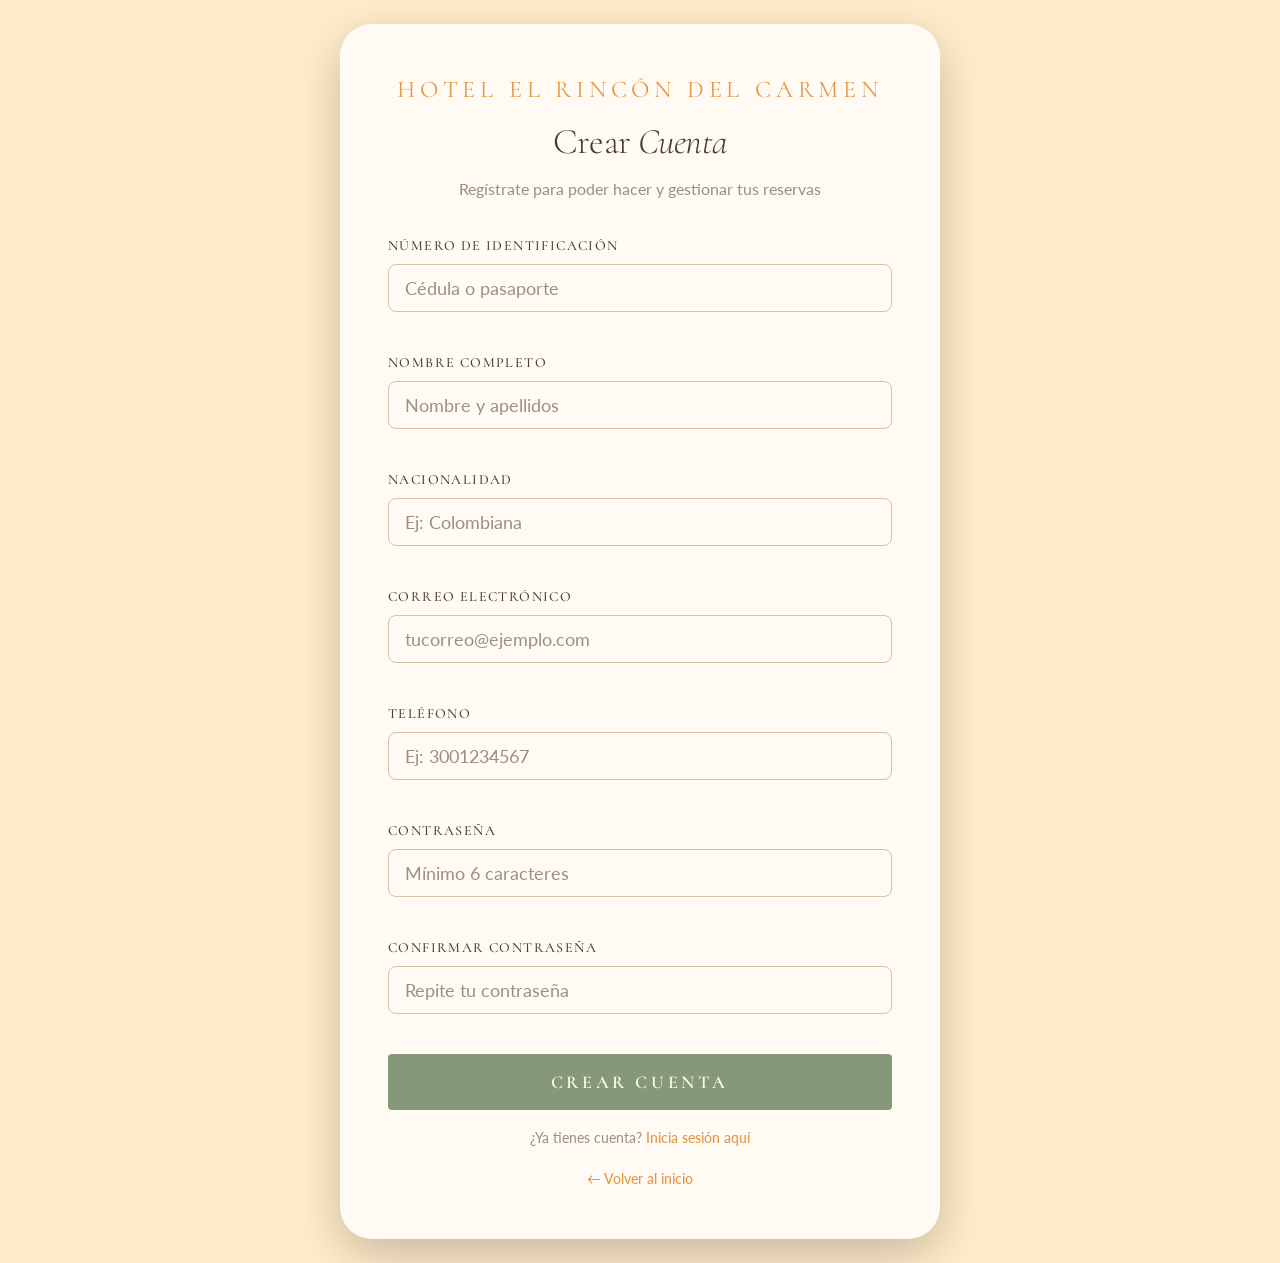
<file: registro.html>
<!DOCTYPE html>
<html lang="es">
<head>
  <meta charset="UTF-8" />
  <meta name="viewport" content="width=device-width, initial-scale=1.0" />
  <meta name="description" content="Registro de usuario — Hotel El Rincón del Carmen" />
  <title>Crear Cuenta | Hotel El Rincón del Carmen</title>

  <link rel="stylesheet" href="styles/variables.css" />
  <link rel="stylesheet" href="styles/main.css" />
  <link rel="stylesheet" href="styles/responsive.css" />
  <link rel="stylesheet" href="styles/auth.css" />
  <link rel="stylesheet" href="styles/components/navbar.css" />

  <link rel="stylesheet" href="js/components/carrusel/carrusel.css" />
  <link rel="stylesheet" href="js/components/footer/footer.css">
  <link rel="stylesheet" href="js/components/navbar/navbar.css">
  <link rel="stylesheet" href="js/components/modal/modal.css">
  <link rel="stylesheet" href="js/components/room-card/room-card.css">
  <link rel="stylesheet" href="js/components/reserva-form/reserva-form.css">
</head>
<body class="page-wrapper">


  <main class="auth">
    <div class="auth__container" style="max-width: 600px;">

      <!-- Header -->
      <div class="auth__header">
        <span class="auth__eyebrow">Hotel El Rincón del Carmen</span>
        <h1 class="auth__title">Crear <em>Cuenta</em></h1>
        <p class="auth__subtitle">
          Regístrate para poder hacer y gestionar tus reservas
        </p>
      </div>

      <form class="auth__form" id="registroForm" novalidate>

        <div class="auth__form-group form-group">
          <label class="form-label" for="identificacion">Número de Identificación</label>
          <input
            type="text"
            id="identificacion"
            name="identificacion"
            class="form-input"
            placeholder="Cédula o pasaporte"
            autocomplete="off"
            required
          />
        </div>

        <div class="auth__form-group form-group">
          <label class="form-label" for="nombre">Nombre Completo</label>
          <input
            type="text"
            id="nombre"
            name="nombre"
            class="form-input"
            placeholder="Nombre y apellidos"
            autocomplete="name"
            required
          />
        </div>

        <div class="auth__form-group form-group">
          <label class="form-label" for="nacionalidad">Nacionalidad</label>
          <input
            type="text"
            id="nacionalidad"
            name="nacionalidad"
            class="form-input"
            placeholder="Ej: Colombiana"
            autocomplete="off"
            required
          />
        </div>

        <div class="auth__form-group form-group">
          <label class="form-label" for="email">Correo Electrónico</label>
          <input
            type="email"
            id="email"
            name="email"
            class="form-input"
            placeholder="tucorreo@ejemplo.com"
            autocomplete="email"
            required
          />
        </div>

        <div class="auth__form-group form-group">
          <label class="form-label" for="telefono">Teléfono</label>
          <input
            type="tel"
            id="telefono"
            name="telefono"
            class="form-input"
            placeholder="Ej: 3001234567"
            autocomplete="tel"
            required
          />
        </div>

        <div class="auth__form-group form-group">
          <label class="form-label" for="password">Contraseña</label>
          <input
            type="password"
            id="password"
            name="password"
            class="form-input"
            placeholder="Mínimo 6 caracteres"
            autocomplete="new-password"
            required
          />
        </div>

        <div class="auth__form-group form-group">
          <label class="form-label" for="confirmarPassword">Confirmar Contraseña</label>
          <input
            type="password"
            id="confirmarPassword"
            name="confirmarPassword"
            class="form-input"
            placeholder="Repite tu contraseña"
            autocomplete="new-password"
            required
          />
        </div>

        <div class="auth__form-footer">
          <button type="submit" class="btn btn--primary btn--full btn--lg">
            Crear Cuenta
          </button>

          <p class="auth__footer-text">
            ¿Ya tienes cuenta?
            <a href="login.html">Inicia sesión aquí</a>
          </p>

          <p class="auth__footer-text">
            <a href="index.html">← Volver al inicio</a>
          </p>
        </div>

      </form>

    </div>
  </main>

  <div class="toast-container" id="toastContainer"></div>

  <script src="database/mockData.js"></script>
  <script src="js/services/localStorage.service.js"></script>
  <script src="js/services/auth.service.js"></script>
  <script src="js/utils/validaciones.js"></script>
  <script src="js/utils/alertas.js"></script>
  <script src="js/utils/formatearPrecio.js"></script>
  <script src="js/utils/fechas.js"></script>
  <script src="js/components/navbar/navbar.js"></script>
  <script src="js/pages/registroPage.js"></script>
  <script src="js/app.js"></script>

</body>
</html>
</file>
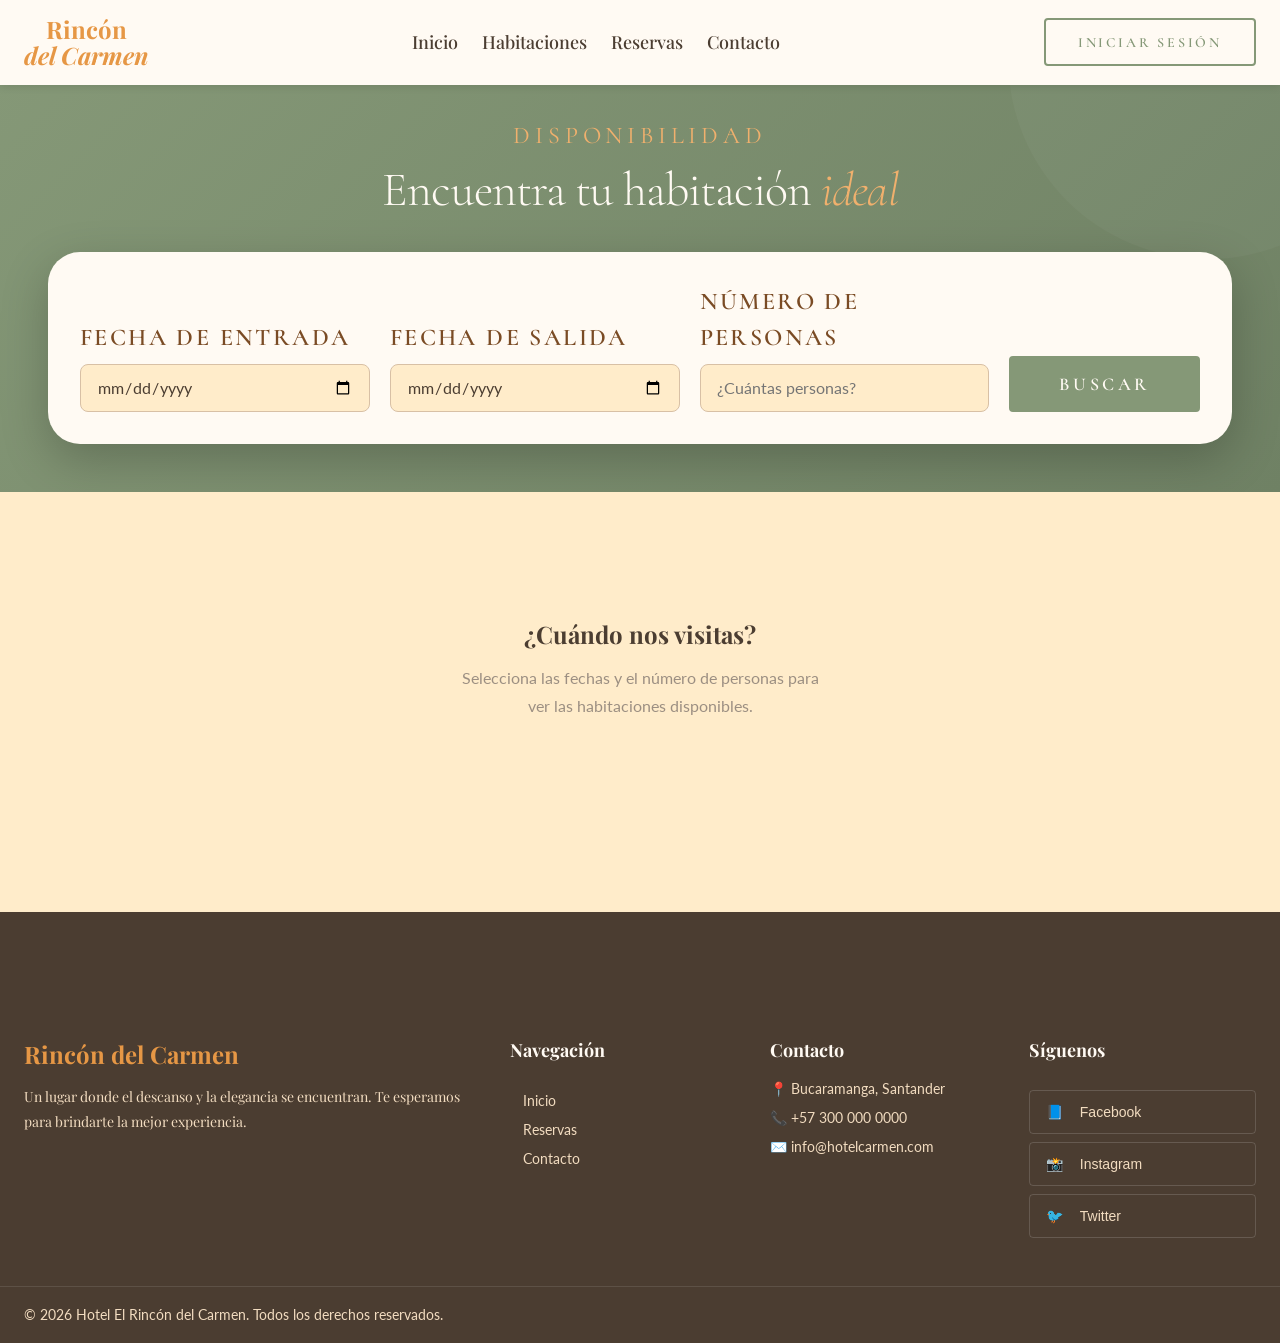
<file: reservas.html>
<!DOCTYPE html>
<html lang="es">
<head>
  <meta charset="UTF-8" />
  <meta name="viewport" content="width=device-width, initial-scale=1.0" />
  <meta name="description" content="Reservas — Hotel El Rincón del Carmen" />
  <title>Reservas | Hotel El Rincón del Carmen</title>

  <link rel="stylesheet" href="styles/variables.css" />
  <link rel="stylesheet" href="styles/main.css" />
  <link rel="stylesheet" href="styles/responsive.css" />
  <link rel="stylesheet" href="styles/reservas.css" />
  <link rel="stylesheet" href="styles/components/navbar.css" />
  <link rel="stylesheet" href="styles/components/footer.css" />
  <link rel="stylesheet" href="styles/components/card.css" />
  <link rel="stylesheet" href="styles/components/modal.css" />

  <link rel="stylesheet" href="js/components/carrusel/carrusel.css" />
  <link rel="stylesheet" href="js/components/footer/footer.css">
  <link rel="stylesheet" href="js/components/navbar/navbar.css">
  <link rel="stylesheet" href="js/components/modal/modal.css">
  <link rel="stylesheet" href="js/components/room-card/room-card.css">
  <link rel="stylesheet" href="js/components/reserva-form/reserva-form.css">
</head>
<body class="page-wrapper">

  <navbar-component></navbar-component>

  <main class="main-content">

    <section class="reservas__search">
      <div class="container">

        <div class="reservas__search-header">
          <span class="reservas__search-eyebrow">Disponibilidad</span>
          <h1 class="reservas__search-title">
            Encuentra tu habitación <em>ideal</em>
          </h1>
        </div>

        <form class="reservas__filter-form" id="busquedaForm" novalidate>

          <div class="reservas__filter-group">
            <label class="reservas__filter-label" for="fechaInicio">
              Fecha de Entrada
            </label>
            <input
              type="date"
              id="fechaInicio"
              name="fechaInicio"
              class="reservas__filter-input"
              required
            />
          </div>

          <div class="reservas__filter-group">
            <label class="reservas__filter-label" for="fechaFin">
              Fecha de Salida
            </label>
            <input
              type="date"
              id="fechaFin"
              name="fechaFin"
              class="reservas__filter-input"
              required
            />
          </div>

          <div class="reservas__filter-group">
            <label class="reservas__filter-label" for="personas">
              Número de Personas
            </label>
            <input
              type="number"
              id="personas"
              name="personas"
              class="reservas__filter-input"
              placeholder="¿Cuántas personas?"
              min="1"
              max="10"
              required
            />
          </div>

          <button type="submit" class="btn btn--primary btn--lg reservas__filter-btn">
             Buscar
          </button>

        </form>

      </div>
    </section>

    <section class="reservas__results section">
      <div class="container">

        <div class="reservas__initial" id="estadoInicial">
          <h2 class="reservas__initial-title">¿Cuándo nos visitas?</h2>
          <p class="reservas__initial-text">
            Selecciona las fechas y el número de personas para ver
            las habitaciones disponibles.
          </p>
        </div>

        <div class="reservas__rooms-grid" id="habitacionesContainer"></div>

      </div>
    </section>

    <section class="mis-reservas section" id="misReservas" style="display:none;">
      <div class="container">

        <div class="mis-reservas__header">
          <h2 class="mis-reservas__title">Mis Reservas</h2>
          <span class="badge badge--featured" id="contadorReservas"></span>
        </div>

        <div class="mis-reservas__grid" id="misReservasContainer">
          <div class="mis-reservas__empty">
            <p class="mis-reservas__empty-text">
              Aún no tienes reservas. ¡Haz tu primera reserva arriba!
            </p>
          </div>
        </div>

      </div>
    </section>

  </main>

  <footer-component></footer-component>

  <modal-component></modal-component>

  <div class="toast-container" id="toastContainer"></div>

  <script src="database/mockData.js"></script>
  <script src="js/services/localStorage.service.js"></script>
  <script src="js/services/auth.service.js"></script>
  <script src="js/services/habitaciones.service.js"></script>
  <script src="js/services/reservas.service.js"></script>
  <script src="js/utils/fechas.js"></script>
  <script src="js/utils/validaciones.js"></script>
  <script src="js/utils/formatearPrecio.js"></script>
  <script src="js/utils/alertas.js"></script>
  <script src="js/components/navbar/navbar.js"></script>
  <script src="js/components/footer/footer.js"></script>
  <script src="js/components/modal/modal.js"></script>
  <script src="js/pages/reservasPage.js"></script>
  <script src="js/app.js"></script>

</body>
</html>
</file>
<file: styles/variables.css>
:root {

  /* ── Paleta principal ─────────────────────────────────────── */
--color-navy:       #859877;  /* Verde salvia principal — navbar, hero */
--color-navy-deep:  #6f8164;  /* Verde oliva oscuro — hover navbar */
--color-navy-light: #a4b296;  /* Verde suave — fondos de sección */

--color-brown-gold: #e69745;  /* Terracota cálido — CTAs, botones */
--color-brown-light:#f0b06d;  /* Naranja suave — hover botones */
--color-brown-mid:  #c97b36;  /* Terracota medio — subtítulos */
--color-brown-dark: #7a4b24;  /* Café cálido — textos decorativos */

--color-beige:      #ffecca;  /* Beige crema — fondo principal */
--color-beige-mid:  #f2dcc0;  /* Beige medio — secciones alternas */
--color-beige-dark: #d8c0a5;  /* Beige oscuro — bordes suaves */

--color-black:      #2d241c;  /* Café oscuro elegante — títulos */
--color-dark:       #4b3d31;  /* Marrón profundo — textos principales */
--color-dark-mid:   #6b5b4f;  /* Café grisáceo — textos secundarios */
--color-gray:       #9c8f82;  /* Gris cálido — placeholders */
--color-gray-light: #d9cec2;  /* Gris claro cálido — líneas y bordes */

--color-white:      #fffaf3;  /* Blanco cálido — cards */
--color-white-soft: #fdf6ec;  /* Crema muy claro — formularios */

--color-success:    #5f8a55;  /* Verde natural — confirmaciones */
--color-warning:    #d98b3a;  /* Ámbar cálido — alertas */
--color-error:      #b8544f;  /* Rojo terracota — errores */
--color-info:       #7d9c8b;  /* Verde grisáceo — notificaciones */

  /* ── Overlays & transparencias ───────────────────────────── */
  --overlay-hero:        rgba(10, 16, 35, 0.58);
  --overlay-card:        rgba(37, 98, 39, 0.72);
  --overlay-dark:        rgba(0, 0, 0, 0.45);
  --overlay-brown:       rgba(139, 105, 20, 0.12);

  /* ── Tipografía ───────────────────────────────────────────── */
  --font-display:        'Cormorant Garamond', 'Georgia', serif;
  --font-heading:        'Playfair Display', 'Times New Roman', serif;
  --font-body:           'Lato', 'Helvetica Neue', sans-serif;
  --font-accent:         'Cormorant SC', serif;
  --font-mono:           'Courier New', monospace;

  /* Escala tipográfica fluida */
  --fs-xs:    1.5rem;    
  --fs-sm:    0.875rem;   
  --fs-base:  1rem;      
  --fs-md:    1.125rem;   
  --fs-lg:    1.25rem;   
  --fs-xl:    1.5rem;     
  --fs-2xl:   1.875rem;   
  --fs-3xl:   2.25rem;   
  --fs-4xl:   3rem;      
  --fs-5xl:   3.75rem;    
  --fs-6xl:   4.5rem;    

  /* Pesos */
  --fw-light:    300;
  --fw-regular:  400;
  --fw-medium:   500;
  --fw-semibold: 600;
  --fw-bold:     700;
  --fw-black:    900;

  /* Interlineado */
  --lh-tight:   1.2;
  --lh-snug:    1.375;
  --lh-normal:  1.5;
  --lh-relaxed: 1.75;
  --lh-loose:   2;

  /* Espaciado entre letras */
  --ls-tight:   -0.02em;
  --ls-normal:   0;
  --ls-wide:     0.05em;
  --ls-wider:    0.1em;
  --ls-widest:   0.2em;

  /* ── Espaciado ────────────────────────────────────────────── */
  --space-1:    0.25rem;  
  --space-2:    0.5rem;    
  --space-3:    0.75rem;   
  --space-4:    1rem;      
  --space-5:    1.25rem;   
  --space-6:    1.5rem;    
  --space-8:    2rem;      
  --space-10:   2.5rem;   
  --space-12:   3rem;      
  --space-16:   4rem;      
  --space-20:   5rem;      
  --space-24:   6rem;      
  --space-32:   8rem;      

  /* ── Bordes & radios ──────────────────────────────────────── */
  --radius-none:   0;
  --radius-sm:     4px;
  --radius-md:     8px;
  --radius-lg:     12px;
  --radius-xl:     20px;
  --radius-2xl:    32px;
  --radius-full:   9999px;

  --border-thin:   1px solid var(--color-beige-dark);
  --border-mid:    1px solid var(--color-brown-light);
  --border-accent: 2px solid var(--color-brown-gold);
  --border-navy:   1px solid var(--color-navy);

  /* ── Sombras ──────────────────────────────────────────────── */
  --shadow-xs:   0 1px 3px rgba(0,0,0,0.08);
  --shadow-sm:   0 2px 8px rgba(0,0,0,0.10);
  --shadow-md:   0 4px 16px rgba(0,0,0,0.14);
  --shadow-lg:   0 8px 32px rgba(0,0,0,0.18);
  --shadow-xl:   0 16px 48px rgba(0,0,0,0.22);
  --shadow-card: 0 4px 24px rgba(26, 39, 68, 0.12);
  --shadow-navy: 0 4px 20px rgba(26, 39, 68, 0.30);
  --shadow-gold: 0 4px 20px rgba(139, 105, 20, 0.25);

  /* ── Transiciones ─────────────────────────────────────────── */
  --transition-fast:   150ms ease;
  --transition-base:   250ms ease;
  --transition-slow:   400ms ease;
  --transition-slower: 600ms cubic-bezier(0.4, 0, 0.2, 1);

  /* Easing custom */
  --ease-in-out-circ: cubic-bezier(0.85, 0, 0.15, 1);
  --ease-out-expo:    cubic-bezier(0.16, 1, 0.3, 1);
  --ease-bounce:      cubic-bezier(0.34, 1.56, 0.64, 1);

  /* ── Layout & contenedores ────────────────────────────────── */
  --container-xs:   480px;
  --container-sm:   640px;
  --container-md:   768px;
  --container-lg:   1024px;
  --container-xl:   1280px;
  --container-2xl:  1440px;

  --navbar-height:       70px;
  --navbar-height-scroll: 60px;
  --footer-height:       auto;

  /* ── Z-index ──────────────────────────────────────────────── */
  --z-below:    -1;
  --z-base:      0;
  --z-raised:   10;
  --z-dropdown: 100;
  --z-sticky:   200;
  --z-overlay:  300;
  --z-modal:    400;
  --z-toast:    500;
  --z-tooltip:  600;

  /* ── Decorativos ──────────────────────────────────────────── */
  --divider-gold: linear-gradient(90deg, transparent, var(--color-brown-gold), transparent);
  --gradient-hero: linear-gradient(160deg, var(--color-navy-deep) 0%, var(--color-navy) 60%, var(--color-brown-dark) 100%);
  --gradient-card: linear-gradient(180deg, transparent 40%, var(--overlay-card) 100%);
  --gradient-beige: linear-gradient(180deg, var(--color-beige) 0%, var(--color-beige-mid) 100%);
  --gradient-navy: linear-gradient(135deg, var(--color-navy) 0%, var(--color-navy-deep) 100%);
  --gradient-gold: linear-gradient(90deg, var(--color-brown-gold), var(--color-brown-light));
}
</file>
<file: styles/main.css>
@import url('https://fonts.googleapis.com/css2?family=Cormorant+Garamond:ital,wght@0,300;0,400;0,600;0,700;1,300;1,400;1,600&family=Cormorant+SC:wght@400;600;700&family=Playfair+Display:ital,wght@0,400;0,700;1,400&family=Lato:wght@300;400;700&display=swap');
@import './variables.css';

/* ── Reset ──────────────────────────────────────────────────── */
*, *::before, *::after {
  box-sizing: border-box;
  margin: 0;
  padding: 0;
}

html {
  font-size: 16px;
  scroll-behavior: smooth;
  -webkit-text-size-adjust: 100%;
  text-size-adjust: 100%;
  overflow-x: hidden;
  width: 100%;
}

body {
  font-family: var(--font-body);
  font-size: var(--fs-base);
  font-weight: var(--fw-regular);
  line-height: var(--lh-normal);
  color: var(--color-dark);
  background-color: var(--color-beige);
  -webkit-font-smoothing: antialiased;
  -moz-osx-font-smoothing: grayscale;
  overflow-x: hidden;
  width: 100%;
  max-width: 100vw;
}

img, video, svg {
  display: block;
  max-width: 100%;
  height: auto;
}

a {
  color: inherit;
  text-decoration: none;
  transition: color var(--transition-base);
}

a:hover {
  color: var(--color-brown-gold);
}

ul, ol {
  list-style: none;
}

button {
  cursor: pointer;
  border: none;
  background: none;
  font-family: inherit;
  font-size: inherit;
}

input, textarea, select {
  font-family: var(--font-body);
  font-size: var(--fs-base);
  outline: none;
}

h1, h2, h3, h4, h5, h6 {
  font-family: var(--font-heading);
  font-weight: var(--fw-bold);
  line-height: var(--lh-tight);
  color: var(--color-dark);
}

p {
  line-height: var(--lh-relaxed);
}

/* ── Contenedor principal ───────────────────────────────────── */
.container {
  width: 100%;
  max-width: var(--container-xl);
  margin-inline: auto;
  padding-inline: var(--space-6);
}

.container--sm  { max-width: var(--container-sm);  }
.container--md  { max-width: var(--container-md);  }
.container--lg  { max-width: var(--container-lg);  }
.container--2xl { max-width: var(--container-2xl); }

/* ── Tipografía global ──────────────────────────────────────── */
.text-display {
  font-family: var(--font-display);
  font-weight: var(--fw-light);
  letter-spacing: var(--ls-tight);
  line-height: var(--lh-tight);
}

.text-heading {
  font-family: var(--font-heading);
  letter-spacing: var(--ls-tight);
}

.text-accent {
  font-family: var(--font-accent);
  letter-spacing: var(--ls-wider);
  text-transform: uppercase;
}

.text-body {
  font-family: var(--font-body);
  font-weight: var(--fw-regular);
  line-height: var(--lh-relaxed);
}

/* Tamaños */
.fs-xs   { font-size: var(--fs-xs); }
.fs-sm   { font-size: var(--fs-sm); }
.fs-base { font-size: var(--fs-base); }
.fs-md   { font-size: var(--fs-md); }
.fs-lg   { font-size: var(--fs-lg); }
.fs-xl   { font-size: var(--fs-xl); }
.fs-2xl  { font-size: var(--fs-2xl); }
.fs-3xl  { font-size: var(--fs-3xl); }
.fs-4xl  { font-size: var(--fs-4xl); }

/* Colores texto */
.text-navy       { color: var(--color-navy); }
.text-gold       { color: var(--color-brown-gold); }
.text-brown      { color: var(--color-brown-mid); }
.text-brown-dark { color: var(--color-brown-dark); }
.text-muted      { color: var(--color-gray); }
.text-white      { color: var(--color-white); }
.text-dark       { color: var(--color-dark); }

/* Alineación */
.text-center { text-align: center; }
.text-left   { text-align: left; }
.text-right  { text-align: right; }

/* Pesos */
.fw-light    { font-weight: var(--fw-light); }
.fw-regular  { font-weight: var(--fw-regular); }
.fw-medium   { font-weight: var(--fw-medium); }
.fw-semibold { font-weight: var(--fw-semibold); }
.fw-bold     { font-weight: var(--fw-bold); }

/* ── Botones ────────────────────────────────────────────────── */
.btn {
  display: inline-flex;
  align-items: center;
  justify-content: center;
  gap: var(--space-2);
  padding: var(--space-3) var(--space-8);
  font-family: var(--font-accent);
  font-size: var(--fs-sm);
  font-weight: var(--fw-semibold);
  letter-spacing: var(--ls-widest);
  text-transform: uppercase;
  border-radius: var(--radius-sm);
  transition:
    background-color var(--transition-base),
    color var(--transition-base),
    border-color var(--transition-base),
    transform var(--transition-fast),
    box-shadow var(--transition-base);
  white-space: nowrap;
  cursor: pointer;
  border: 2px solid transparent;
  line-height: 1;
  min-height: 48px;
}

.btn:active {
  transform: translateY(1px);
}

/* Primario — Azul navy */
.btn--primary {
  background-color: var(--color-navy);
  color: var(--color-white);
  border-color: var(--color-navy);
}
.btn--primary:hover {
  background-color: var(--color-navy-deep);
  border-color: var(--color-navy-deep);
  box-shadow: var(--shadow-navy);
  color: var(--color-white);
  transform: translateY(-1px);
}

/* Secundario — Dorado/Marrón */
.btn--secondary {
  background-color: var(--color-brown-gold);
  color: var(--color-white);
  border-color: var(--color-brown-gold);
}
.btn--secondary:hover {
  background-color: var(--color-brown-mid);
  border-color: var(--color-brown-mid);
  box-shadow: var(--shadow-gold);
  color: var(--color-white);
  transform: translateY(-1px);
}

/* Outline navy */
.btn--outline {
  background-color: transparent;
  color: var(--color-navy);
  border-color: var(--color-navy);
}
.btn--outline:hover {
  background-color: var(--color-navy);
  color: var(--color-white);
  transform: translateY(-1px);
}

/* Outline blanco (sobre fondos oscuros) */
.btn--outline-white {
  background-color: transparent;
  color: var(--color-white);
  border-color: var(--color-white);
}
.btn--outline-white:hover {
  background-color: var(--color-white);
  color: var(--color-navy);
  transform: translateY(-1px);
}

/* Outline gold */
.btn--outline-gold {
  background-color: transparent;
  color: var(--color-brown-gold);
  border-color: var(--color-brown-gold);
}
.btn--outline-gold:hover {
  background-color: var(--color-brown-gold);
  color: var(--color-white);
  transform: translateY(-1px);
}

/* Ghost */
.btn--ghost {
  background-color: transparent;
  color: var(--color-dark);
  border-color: transparent;
}
.btn--ghost:hover {
  background-color: var(--color-beige-mid);
  color: var(--color-navy);
}

/* Danger */
.btn--danger {
  background-color: var(--color-error);
  color: var(--color-white);
  border-color: var(--color-error);
}
.btn--danger:hover {
  background-color: #a31e1e;
  border-color: #a31e1e;
  transform: translateY(-1px);
}

/* Tamaños */
.btn--sm {
  padding: var(--space-2) var(--space-5);
  font-size: var(--fs-sm
  );
  min-height: 36px;
}
.btn--lg {
  padding: var(--space-4) var(--space-12);
  font-size: var(--fs-md);
  min-height: 56px;
}
.btn--full {
  width: 100%;
}

.btn:disabled {
  opacity: 0.5;
  cursor: not-allowed;
  pointer-events: none;
}

/* ── Formularios ────────────────────────────────────────────── */
.form-group {
  display: flex;
  flex-direction: column;
  gap: var(--space-2);
  margin-bottom: var(--space-5);
}

.form-label {
  font-family: var(--font-accent);
  font-size: var(--fs-xs);
  font-weight: var(--fw-semibold);
  letter-spacing: var(--ls-wider);
  text-transform: uppercase;
  color: var(--color-brown-dark);
}

.form-input,
.form-select,
.form-textarea {
  width: 100%;
  padding: var(--space-3) var(--space-4);
  background-color: var(--color-white-soft);
  border: 1px solid var(--color-beige-dark);
  border-radius: var(--radius-md);
  color: var(--color-dark);
  font-size: var(--fs-base);
  transition:
    border-color var(--transition-base),
    box-shadow var(--transition-base);
}

.form-input:focus,
.form-select:focus,
.form-textarea:focus {
  border-color: var(--color-navy);
  box-shadow: 0 0 0 3px rgba(26, 39, 68, 0.10);
}

.form-input::placeholder,
.form-textarea::placeholder {
  color: var(--color-gray);
}

.form-input.is-error,
.form-select.is-error,
.form-textarea.is-error {
  border-color: var(--color-error);
  box-shadow: 0 0 0 3px rgba(198, 40, 40, 0.10);
}

.form-error-msg {
  font-size: var(--fs-xs);
  color: var(--color-error);
  display: flex;
  align-items: center;
  gap: var(--space-1);
}

.form-textarea {
  resize: vertical;
  min-height: 120px;
}

.form-select {
  appearance: none;
  background-image: url("data:image/svg+xml,%3Csvg xmlns='http://www.w3.org/2000/svg' width='16' height='16' viewBox='0 0 24 24' fill='none' stroke='%231a2744' stroke-width='2'%3E%3Cpolyline points='6 9 12 15 18 9'%3E%3C/polyline%3E%3C/svg%3E");
  background-repeat: no-repeat;
  background-position: right var(--space-4) center;
  padding-right: var(--space-10);
  cursor: pointer;
}

/* ── Sección base ───────────────────────────────────────────── */
.section {
  padding-block: var(--space-20);
}

.section--sm   { padding-block: var(--space-12); }
.section--lg   { padding-block: var(--space-32); }
.section--beige { background-color: var(--color-beige); }
.section--beige-mid { background-color: var(--color-beige-mid); }
.section--navy  { background-color: var(--color-navy); }
.section--dark  { background-color: var(--color-dark); }
.section--white { background-color: var(--color-white); }

/* Encabezados de sección */
.section-header {
  text-align: center;
  margin-bottom: var(--space-16);
}

.section-eyebrow {
  display: inline-block;
  font-family: var(--font-accent);
  font-size: var(--fs-xs);
  letter-spacing: var(--ls-widest);
  text-transform: uppercase;
  color: var(--color-brown-gold);
  margin-bottom: var(--space-4);
  position: relative;
  padding-inline: var(--space-6);
}

.section-eyebrow::before,
.section-eyebrow::after {
  content: '';
  position: absolute;
  top: 50%;
  width: 30px;
  height: 1px;
  background-color: var(--color-brown-gold);
}
.section-eyebrow::before { right: 100%; margin-right: -var(--space-2); }
.section-eyebrow::after  { left:  100%; margin-left:  -var(--space-2); }

.section-title {
  font-family: var(--font-display);
  font-size: clamp(var(--fs-2xl), 5vw, var(--fs-4xl));
  font-weight: var(--fw-light);
  color: var(--color-dark);
  line-height: var(--lh-tight);
  letter-spacing: var(--ls-tight);
  margin-bottom: var(--space-4);
}

.section-title em {
  font-style: italic;
  color: var(--color-brown-gold);
}

.section-subtitle {
  font-size: var(--fs-md);
  color: var(--color-gray);
  max-width: 640px;
  margin-inline: auto;
  line-height: var(--lh-relaxed);
}

/* Línea decorativa dorada */
.divider-gold {
  width: 60px;
  height: 2px;
  background: var(--divider-gold);
  margin-inline: auto;
  margin-block: var(--space-6);
  border: none;
}

/* ── Grid utilitario ────────────────────────────────────────── */
.grid { display: grid; }
.flex { display: flex; }
.flex-col { flex-direction: column; }
.items-center { align-items: center; }
.items-start  { align-items: flex-start; }
.justify-center { justify-content: center; }
.justify-between { justify-content: space-between; }
.gap-2  { gap: var(--space-2); }
.gap-4  { gap: var(--space-4); }
.gap-6  { gap: var(--space-6); }
.gap-8  { gap: var(--space-8); }
.gap-12 { gap: var(--space-12); }

/* ── Badges ─────────────────────────────────────────────────── */
.badge {
  display: inline-flex;
  align-items: center;
  gap: var(--space-1);
  padding: var(--space-1) var(--space-3);
  border-radius: var(--radius-full);
  font-size: var(--fs-xs);
  font-weight: var(--fw-semibold);
  letter-spacing: var(--ls-wide);
  text-transform: uppercase;
}
.badge--available { background-color: #e8f5e9; color: var(--color-success); }
.badge--unavailable { background-color: #ffebee; color: var(--color-error); }
.badge--featured  { background-color: rgba(139,105,20,0.12); color: var(--color-brown-gold); border: 1px solid var(--color-brown-gold); }

/* ── Toast / Alertas ────────────────────────────────────────── */
.toast-container {
  position: fixed;
  top: calc(var(--navbar-height) + var(--space-4));
  right: var(--space-6);
  z-index: var(--z-toast);
  display: flex;
  flex-direction: column;
  gap: var(--space-3);
  pointer-events: none;
}

.toast {
  display: flex;
  align-items: flex-start;
  gap: var(--space-3);
  padding: var(--space-4) var(--space-5);
  border-radius: var(--radius-lg);
  background-color: var(--color-white);
  box-shadow: var(--shadow-xl);
  min-width: 300px;
  max-width: 400px;
  pointer-events: all;
  animation: toastIn var(--transition-slow) var(--ease-out-expo) forwards;
  border-left: 4px solid;
}

.toast--success { border-color: var(--color-success); }
.toast--error   { border-color: var(--color-error); }
.toast--warning { border-color: var(--color-warning); }
.toast--info    { border-color: var(--color-info); }

.toast.hiding {
  animation: toastOut var(--transition-slow) var(--ease-in-out-circ) forwards;
}

@keyframes toastIn {
  from { opacity: 0; transform: translateX(120%); }
  to   { opacity: 1; transform: translateX(0); }
}

@keyframes toastOut {
  from { opacity: 1; transform: translateX(0); }
  to   { opacity: 0; transform: translateX(120%); }
}

.toast__icon { font-size: var(--fs-lg); flex-shrink: 0; margin-top: 2px; }
.toast__body { flex: 1; }
.toast__title { font-weight: var(--fw-bold); font-size: var(--fs-sm); margin-bottom: var(--space-1); }
.toast__msg   { font-size: var(--fs-sm); color: var(--color-dark-mid); }
.toast__close {
  background: none; border: none; cursor: pointer;
  color: var(--color-gray); font-size: var(--fs-lg);
  line-height: 1; flex-shrink: 0;
  transition: color var(--transition-fast);
}
.toast__close:hover { color: var(--color-dark); }

/* ── Spinner de carga ───────────────────────────────────────── */
.spinner {
  width: 40px;
  height: 40px;
  border: 3px solid var(--color-beige-dark);
  border-top-color: var(--color-navy);
  border-radius: var(--radius-full);
  animation: spin 0.8s linear infinite;
}
@keyframes spin { to { transform: rotate(360deg); } }

.loading-overlay {
  position: fixed;
  inset: 0;
  background-color: rgba(245, 240, 232, 0.85);
  display: flex;
  align-items: center;
  justify-content: center;
  z-index: var(--z-overlay);
  backdrop-filter: blur(4px);
}

/* ── Utilidades de visibilidad ──────────────────────────────── */
.hidden       { display: none !important; }
.invisible    { visibility: hidden; }
.sr-only {
  position: absolute;
  width: 1px; height: 1px;
  padding: 0; margin: -1px;
  overflow: hidden; clip: rect(0,0,0,0);
  white-space: nowrap; border: 0;
}

/* ── Espaciado utilitario ───────────────────────────────────── */
.mt-4  { margin-top: var(--space-4); }
.mt-8  { margin-top: var(--space-8); }
.mt-12 { margin-top: var(--space-12); }
.mb-4  { margin-bottom: var(--space-4); }
.mb-8  { margin-bottom: var(--space-8); }
.mb-12 { margin-bottom: var(--space-12); }
.pt-4  { padding-top: var(--space-4); }
.pb-4  { padding-bottom: var(--space-4); }
.p-4   { padding: var(--space-4); }
.p-6   { padding: var(--space-6); }
.p-8   { padding: var(--space-8); }

/* ── Overlay de página ──────────────────────────────────────── */
.page-wrapper {
  min-height: 100vh;
  display: flex;
  flex-direction: column;
  overflow-x: hidden;
  width: 100%;
}

.main-content {
  flex: 1;
  padding-top: var(--navbar-height);
}

/* ── Animaciones de entrada ─────────────────────────────────── */
.fade-in {
  opacity: 0;
  transform: translateY(20px);
  transition: opacity 0.6s var(--ease-out-expo), transform 0.6s var(--ease-out-expo);
}
.fade-in.visible {
  opacity: 1;
  transform: translateY(0);
}

.fade-in--delay-1 { transition-delay: 0.1s; }
.fade-in--delay-2 { transition-delay: 0.2s; }
.fade-in--delay-3 { transition-delay: 0.3s; }
.fade-in--delay-4 { transition-delay: 0.4s; }

/* ── Scrollbar personalizado ────────────────────────────────── */
::-webkit-scrollbar { width: 6px; height: 6px; }
::-webkit-scrollbar-track { background: var(--color-beige); }
::-webkit-scrollbar-thumb {
  background: var(--color-brown-light);
  border-radius: var(--radius-full);
}
::-webkit-scrollbar-thumb:hover { background: var(--color-brown-gold); }

/* ── Selección de texto ─────────────────────────────────────── */
::selection {
  background-color: rgba(139, 105, 20, 0.2);
  color: var(--color-brown-dark);
}
</file>
<file: styles/responsive.css>
.container {
  padding-inline: var(--space-4);
}

@media (min-width: 480px) {
  .container { padding-inline: var(--space-6); }
}

@media (min-width: 768px) {
  .container { padding-inline: var(--space-8); }
}

@media (min-width: 1280px) {
  .container { padding-inline: var(--space-12); }
}

/* ── Grid de columnas responsivo ────────────────────────────── */
.grid-cols-1 { grid-template-columns: 1fr; }

@media (min-width: 480px) {
  .grid-cols-sm-2 { grid-template-columns: repeat(2, 1fr); }
}

@media (min-width: 640px) {
  .grid-cols-md-2 { grid-template-columns: repeat(2, 1fr); }
}

@media (min-width: 768px) {
  .grid-cols-lg-2 { grid-template-columns: repeat(2, 1fr); }
  .grid-cols-lg-3 { grid-template-columns: repeat(3, 1fr); }
}

@media (min-width: 1024px) {
  .grid-cols-xl-2 { grid-template-columns: repeat(2, 1fr); }
  .grid-cols-xl-3 { grid-template-columns: repeat(3, 1fr); }
  .grid-cols-xl-4 { grid-template-columns: repeat(4, 1fr); }
}

/* ── Navbar responsiva ──────────────────────────────────────── */
@media (max-width: 767px) {
  :root {
    --navbar-height: 64px;
  }
}

/* ── Secciones responsivas ──────────────────────────────────── */
@media (max-width: 767px) {
  .section       { padding-block: var(--space-12); }
  .section--sm   { padding-block: var(--space-8); }
  .section--lg   { padding-block: var(--space-16); }
  .section-header { margin-bottom: var(--space-10); }
}

/* ── Botones responsivos ────────────────────────────────────── */
@media (max-width: 480px) {
  .btn--lg {
    padding: var(--space-3) var(--space-8);
    font-size: var(--fs-sm);
    min-height: 48px;
  }
}

/* ── Tipografía responsiva ──────────────────────────────────── */
@media (max-width: 767px) {
  .section-title {
    font-size: clamp(var(--fs-xl), 7vw, var(--fs-3xl));
  }
  .section-subtitle {
    font-size: var(--fs-base);
  }
}

/* ── Toast responsivo ───────────────────────────────────────── */
@media (max-width: 480px) {
  .toast-container {
    right: var(--space-3);
    left: var(--space-3);
  }
  .toast {
    min-width: unset;
    max-width: 100%;
  }
}

/* ── Utilidades responsive show/hide ────────────────────────── */
/* Mobile only (< 768px) */
@media (min-width: 768px) {
  .mobile-only { display: none !important; }
}
/* Desktop only (≥ 768px) */
@media (max-width: 767px) {
  .desktop-only { display: none !important; }
}
/* Tablet+ (≥ 640px) */
@media (max-width: 639px) {
  .tablet-up { display: none !important; }
}

/* ── Flex responsivo ────────────────────────────────────────── */
@media (max-width: 767px) {
  .flex-col-mobile { flex-direction: column; }
  .items-start-mobile { align-items: flex-start; }
  .text-center-mobile { text-align: center; }
  .full-width-mobile  { width: 100%; }
}

/* ── Imágenes responsivas hero ──────────────────────────────── */
@media (max-width: 480px) {
  .hero-img { object-position: center top; }
}

/* ── Tarjetas en grilla responsiva ──────────────────────────── */
.cards-grid {
  display: grid;
  grid-template-columns: 1fr;
  gap: var(--space-6);
}

@media (min-width: 480px) {
  .cards-grid { grid-template-columns: repeat(2, 1fr); }
}

@media (min-width: 768px) {
  .cards-grid { grid-template-columns: repeat(2, 1fr); gap: var(--space-8); }
}

@media (min-width: 1024px) {
  .cards-grid { grid-template-columns: repeat(3, 1fr); }
}

@media (min-width: 1280px) {
  .cards-grid--4 { grid-template-columns: repeat(4, 1fr); }
}

/* ── Grilla de servicios ────────────────────────────────────── */
.services-grid {
  display: grid;
  grid-template-columns: 1fr;
  gap: var(--space-6);
}

@media (min-width: 640px) {
  .services-grid { grid-template-columns: repeat(2, 1fr); }
}

@media (min-width: 1024px) {
  .services-grid { grid-template-columns: repeat(3, 1fr); }
}

/* ── Ajustes para dispositivos muy pequeños ─────────────────── */
@media (max-width: 360px) {
  :root {
    --fs-base: 0.9375rem;
  }
  .container { padding-inline: var(--space-3); }
  .btn {
    padding: var(--space-3) var(--space-6);
    font-size: var(--fs-xs);
  }
}

/* ── Print ──────────────────────────────────────────────────── */
@media print {
  .navbar,
  .footer,
  .toast-container,
  .btn,
  .carrusel__controls {
    display: none !important;
  }
  body {
    background: white;
    color: black;
  }
}
</file>
<file: styles/home.css>
/* ── HERO ────────────────────────────────────────────────────── */
.hero {
  position: relative;
  min-height: 100vh;
  display: flex;
  align-items: center;
  justify-content: center;
  overflow: hidden;
  background-image: url('../assets/images/hotel/hotel-inicio.jpg');
  background-size: cover;
  background-position: center center;
  background-attachment: fixed;
}

.hero__overlay {
  position: absolute;
  inset: 0;
  background: var(--overlay-hero);
  z-index: 1;
}

.hero__content {
  position: relative;
  z-index: 2;
  text-align: center;
  display: flex;
  flex-direction: column;
  align-items: center;
  gap: var(--space-6);
  padding-block: var(--space-32);
  animation: heroFadeIn 1.2s var(--ease-out-expo) forwards;
}

@keyframes heroFadeIn {
  from { opacity: 0; transform: translateY(30px); }
  to   { opacity: 1; transform: translateY(0); }
}

.hero__eyebrow {
  font-family: var(--font-accent);
  font-size: var(--fs-xs);
  letter-spacing: var(--ls-widest);
  text-transform: uppercase;
  color: var(--color-brown-light);
  animation: heroFadeIn 1s 0.2s var(--ease-out-expo) both;
}

.hero__title {
  font-family: var(--font-display);
  font-size: clamp(var(--fs-4xl), 9vw, var(--fs-6xl));
  font-weight: var(--fw-light);
  color: var(--color-white);
  letter-spacing: var(--ls-tight);
  line-height: var(--lh-tight);
  animation: heroFadeIn 1s 0.35s var(--ease-out-expo) both;
  text-shadow: 0 4px 32px rgba(0,0,0,0.4);
}

.hero__title em {
  font-style: italic;
  color: var(--color-brown-light);
}

.hero__subtitle {
  font-family: var(--font-body);
  font-size: clamp(var(--fs-base), 2vw, var(--fs-lg));
  color: rgba(255, 255, 255, 0.78);
  max-width: 560px;
  line-height: var(--lh-relaxed);
  animation: heroFadeIn 1s 0.5s var(--ease-out-expo) both;
}

.hero__actions {
  display: flex;
  gap: var(--space-4);
  flex-wrap: wrap;
  justify-content: center;
  animation: heroFadeIn 1s 0.65s var(--ease-out-expo) both;
}

/* Indicador de scroll */
.hero__scroll-indicator {
  position: absolute;
  bottom: var(--space-8);
  left: 50%;
  transform: translateX(-50%);
  z-index: 2;
  display: flex;
  flex-direction: column;
  align-items: center;
}

.hero__scroll-indicator span {
  display: block;
  width: 24px;
  height: 40px;
  border: 2px solid rgba(255,255,255,0.4);
  border-radius: var(--radius-full);
  position: relative;
}

.hero__scroll-indicator span::after {
  content: '';
  position: absolute;
  top: 6px;
  left: 50%;
  transform: translateX(-50%);
  width: 4px;
  height: 8px;
  background-color: var(--color-brown-light);
  border-radius: var(--radius-full);
  animation: scrollBounce 1.8s ease infinite;
}

@keyframes scrollBounce {
  0%, 100% { transform: translateX(-50%) translateY(0); opacity: 1; }
  50%       { transform: translateX(-50%) translateY(10px); opacity: 0.3; }
}

/* ── ESTADÍSTICAS ────────────────────────────────────────────── */
.stats {
  background-color: var(--color-white);
  border-bottom: var(--border-thin);
}

.stats__grid {
  display: grid;
  grid-template-columns: repeat(4, 1fr);
  gap: var(--space-4);
}

.stats__item {
  display: flex;
  flex-direction: column;
  align-items: center;
  text-align: center;
  padding: var(--space-8) var(--space-4);
  position: relative;
}

.stats__item:not(:last-child)::after {
  content: '';
  position: absolute;
  right: 0;
  top: 25%;
  height: 50%;
  width: 1px;
  background-color: var(--color-beige-dark);
}

.stats__number {
  font-family: var(--font-display);
  font-size: clamp(var(--fs-3xl), 5vw, var(--fs-5xl));
  font-weight: var(--fw-light);
  color: var(--color-navy);
  letter-spacing: var(--ls-tight);
  line-height: 1;
}

.stats__label {
  font-family: var(--font-accent);
  font-size: var(--fs-xs);
  letter-spacing: var(--ls-widest);
  text-transform: uppercase;
  color: var(--color-brown-gold);
  margin-top: var(--space-2);
}

/* ── SOBRE EL HOTEL ──────────────────────────────────────────── */
.about__grid {
  display: grid;
  grid-template-columns: 1fr 1fr;
  gap: var(--space-16);
  align-items: center;
}

.about__image-wrapper {
  position: relative;
}

.about__image {
  width: 100%;
  aspect-ratio: 4 / 5;
  object-fit: cover;
  border-radius: var(--radius-2xl);
  box-shadow: var(--shadow-xl);
}

.about__badge {
  position: absolute;
  bottom: calc(-1 * var(--space-6));
  right: calc(-1 * var(--space-6));
  background: var(--gradient-navy);
  color: var(--color-white);
  width: 120px;
  height: 120px;
  border-radius: var(--radius-full);
  display: flex;
  flex-direction: column;
  align-items: center;
  justify-content: center;
  text-align: center;
  box-shadow: var(--shadow-navy);
  border: 4px solid var(--color-white);
}

.about__badge-number {
  font-family: var(--font-display);
  font-size: var(--fs-3xl);
  font-weight: var(--fw-light);
  line-height: 1;
}

.about__badge-text {
  font-family: var(--font-accent);
  font-size: 0.6rem;
  letter-spacing: var(--ls-wider);
  text-transform: uppercase;
  color: var(--color-brown-light);
  margin-top: var(--space-1);
  line-height: 1.3;
}

.about__content {
  display: flex;
  flex-direction: column;
  gap: var(--space-5);
}

.about__text {
  font-family: var(--font-body);
  font-size: var(--fs-base);
  color: var(--color-dark-mid);
  line-height: var(--lh-relaxed);
}

.about__features {
  display: flex;
  flex-direction: column;
  gap: var(--space-3);
  margin-block: var(--space-2);
}

.about__feature-item {
  display: flex;
  align-items: center;
  gap: var(--space-3);
  font-family: var(--font-body);
  font-size: var(--fs-sm);
  color: var(--color-dark-mid);
}

.about__feature-icon {
  color: var(--color-brown-gold);
  font-size: var(--fs-xs);
  flex-shrink: 0;
}

/* ── HABITACIONES PREVIEW ────────────────────────────────────── */
.rooms-preview {
  background-color: var(--color-beige-mid);
}

/* ── SERVICIOS ───────────────────────────────────────────────── */
.services {
  background-color: var(--color-beige);
}

.services-grid {
  display: grid;
  grid-template-columns: repeat(auto-fit, minmax(300px, 1fr));
  gap: var(--space-6);
}

.service-card {
  opacity: 1; 
  transform: translateY(0); 
  transition: opacity 0.3s ease, transform 0.3s ease;
}

/* ── GALERÍA ─────────────────────────────────────────────────── */
.gallery {
  background-color: var(--color-white);
}

.gallery__grid {
  display: grid;
  grid-template-columns: repeat(3, 1fr);
  grid-template-rows: auto;
  gap: var(--space-3);
}

.gallery__item {
  position: relative;
  overflow: hidden;
  border-radius: var(--radius-lg);
  cursor: pointer;
  aspect-ratio: 4 / 3;
}

/* Ítem grande — ocupa 2 columnas */
.gallery__item--large {
  grid-column: span 2;
  aspect-ratio: 16 / 9;
}

/* Ítem alto — ocupa 2 filas */
.gallery__item--tall {
  grid-row: span 2;
  aspect-ratio: unset;
}

.gallery__item img {
  width: 100%;
  height: 100%;
  object-fit: cover;
  transition: transform var(--transition-slower) var(--ease-in-out-circ);
}

.gallery__item:hover img {
  transform: scale(1.07);
}

.gallery__overlay {
  position: absolute;
  inset: 0;
  background: linear-gradient(180deg, transparent 50%, rgba(10,16,35,0.75) 100%);
  display: flex;
  align-items: flex-end;
  padding: var(--space-5);
  opacity: 0;
  transition: opacity var(--transition-base);
}

.gallery__item:hover .gallery__overlay {
  opacity: 1;
}

.gallery__label {
  font-family: var(--font-accent);
  font-size: var(--fs-xs);
  letter-spacing: var(--ls-widest);
  text-transform: uppercase;
  color: var(--color-white);
}

/* ── TESTIMONIOS ─────────────────────────────────────────────── */
.testimonials {
  background: var(--gradient-navy);
  position: relative;
  overflow: hidden;
}

.testimonials::before {
  content: '"';
  position: absolute;
  top: -60px;
  left: 40px;
  font-family: var(--font-display);
  font-size: 20rem;
  color: rgba(255,255,255,0.03);
  line-height: 1;
  pointer-events: none;
  user-select: none;
}

.testimonials__grid {
  display: grid;
  grid-template-columns: repeat(3, 1fr);
  gap: var(--space-6);
}

/* ── CTA BANNER ──────────────────────────────────────────────── */
.cta-banner {
  position: relative;
  padding-block: var(--space-24);
  overflow: hidden;

  /* ✏️ CAMBIA esta imagen por una foto de ambiente del hotel */
  background-image: url('../assets/images/hotel/jardin.jpg');
  background-size: cover;
  background-position: center;
  background-attachment: fixed;
}

.cta-banner__overlay {
  position: absolute;
  inset: 0;
  background: linear-gradient(135deg,
    rgba(10,16,35,0.82) 0%,
    rgba(26,39,68,0.70) 50%,
    rgba(92,61,30,0.65) 100%
  );
}

.cta-banner__content {
  position: relative;
  z-index: 1;
  text-align: center;
  display: flex;
  flex-direction: column;
  align-items: center;
  gap: var(--space-5);
}

.cta-banner__title {
  font-family: var(--font-display);
  font-size: clamp(var(--fs-2xl), 5vw, var(--fs-4xl));
  font-weight: var(--fw-light);
  color: var(--color-white);
  letter-spacing: var(--ls-tight);
  line-height: var(--lh-snug);
}

.cta-banner__title em {
  font-style: italic;
  color: var(--color-brown-light);
}

.cta-banner__subtitle {
  font-family: var(--font-body);
  font-size: var(--fs-lg);
  color: rgba(255,255,255,0.72);
  max-width: 480px;
  line-height: var(--lh-relaxed);
}

.cta-banner__actions {
  display: flex;
  gap: var(--space-4);
  flex-wrap: wrap;
  justify-content: center;
  margin-top: var(--space-3);
}

/* ── RESPONSIVE HOME ─────────────────────────────────────────── */
@media (max-width: 1023px) {
  .about__grid {
    grid-template-columns: 1fr;
    gap: var(--space-12);
  }

  .about__badge {
    bottom: var(--space-4);
    right: var(--space-4);
  }

  .about__image {
    aspect-ratio: 16 / 9;
  }

  .testimonials__grid {
    grid-template-columns: repeat(2, 1fr);
  }

  .gallery__grid {
    grid-template-columns: repeat(2, 1fr);
  }

  .gallery__item--large {
    grid-column: span 2;
  }

  .gallery__item--tall {
    grid-row: span 1;
    aspect-ratio: 4 / 3;
  }
}

@media (max-width: 767px) {
  .hero {
    background-attachment: scroll;
    max-width: 100%;
    overflow: hidden;
  }

  .cta-banner {
    background-attachment: scroll;
    max-width: 100%;
    overflow: hidden;
  }

  .hero__actions {
    flex-direction: column;
    width: 100%;
    max-width: 320px;
  }

  .hero__actions .btn {
    width: 100%;
  }

  .stats__grid {
    grid-template-columns: repeat(2, 1fr);
  }

  .stats__item:nth-child(2)::after {
    display: none;
  }

  .stats__item:nth-child(1)::after,
  .stats__item:nth-child(3)::after {
    display: block;
  }

  .testimonials__grid {
    grid-template-columns: 1fr;
  }

  .gallery__grid {
    grid-template-columns: 1fr;
  }

  .gallery__item--large,
  .gallery__item--tall {
    grid-column: span 1;
    grid-row: span 1;
    aspect-ratio: 4 / 3;
  }

  .gallery__overlay {
    opacity: 1;
  }

  .cta-banner__actions {
    flex-direction: column;
    width: 100%;
    max-width: 320px;
  }

  .cta-banner__actions .btn {
    width: 100%;
  }
}

@media (max-width: 480px) {
  .stats__grid {
    grid-template-columns: repeat(2, 1fr);
    gap: 0;
  }

  .stats__item::after {
    display: none !important;
  }

  .stats__item {
    padding: var(--space-6) var(--space-3);
    border-bottom: 1px solid var(--color-beige-dark);
  }

  .about__badge {
    width: 90px;
    height: 90px;
  }

  .about__badge-number {
    font-size: var(--fs-2xl);
  }
}
/* ── Fix overflow móvil en stats ───────────────────────────── */
@media (max-width: 480px) {
  .stats__label {
    font-size: 0.6rem;
    letter-spacing: 0.05em;
    word-break: break-word;
    hyphens: auto;
  }
  .stats__number {
    font-size: clamp(1.5rem, 8vw, 2.5rem);
  }
}
</file>
<file: styles/components/navbar.css>
/* ── Base navbar ─────────────────────────────────────────────── */
.navbar {
  position: fixed;
  top: 0;
  left: 0;
  right: 0;
  z-index: var(--z-sticky);
  height: var(--navbar-height);
  display: flex;
  align-items: center;
  transition:
    background-color var(--transition-slow),
    box-shadow var(--transition-slow),
    height var(--transition-slow);
  background-color: transparent;
}

/* Navbar con scroll — se vuelve sólida */
.navbar.scrolled {
  background-color: var(--color-navy);
  box-shadow: var(--shadow-lg);
  height: var(--navbar-height-scroll);
}

/* Navbar en páginas internas (sin hero) — siempre sólida */
.navbar.solid {
  background-color: var(--color-navy);
  box-shadow: var(--shadow-md);
}

/* ── Inner layout ────────────────────────────────────────────── */
.navbar__inner {
  width: 100%;
  max-width: var(--container-xl);
  margin-inline: auto;
  padding-inline: var(--space-6);
  display: flex;
  align-items: center;
  justify-content: space-between;
  gap: var(--space-8);
}

/* ── Logo ────────────────────────────────────────────────────── */
.navbar__logo {
  display: flex;
  align-items: center;
  gap: var(--space-3);
  text-decoration: none;
  flex-shrink: 0;
  transition: opacity var(--transition-base);
}

.navbar__logo:hover {
  opacity: 0.85;
  color: inherit;
}

.navbar__logo-img {
  height: 44px;
  width: auto;
  object-fit: contain;
  transition: height var(--transition-slow);
}

.navbar.scrolled .navbar__logo-img {
  height: 36px;
}

.navbar__logo-text {
  display: flex;
  flex-direction: column;
  line-height: 1.1;
}

.navbar__logo-name {
  font-family: var(--font-display);
  font-size: var(--fs-lg);
  font-weight: var(--fw-semibold);
  color: var(--color-white);
  letter-spacing: var(--ls-tight);
}

.navbar__logo-tagline {
  font-family: var(--font-accent);
  font-size: var(--fs-xs);
  letter-spacing: var(--ls-widest);
  text-transform: uppercase;
  color: var(--color-brown-light);
}

/* ── Menú de navegación desktop ─────────────────────────────── */
.navbar__menu {
  display: flex;
  align-items: center;
  gap: var(--space-1);
  list-style: none;
}

.navbar__menu-item {
  position: relative;
}

.navbar__menu-link {
  display: inline-flex;
  align-items: center;
  gap: var(--space-1);
  padding: var(--space-2) var(--space-4);
  font-family: var(--font-accent);
  font-size: var(--fs-xs);
  font-weight: var(--fw-semibold);
  letter-spacing: var(--ls-wider);
  text-transform: uppercase;
  color: var(--color-white);
  text-decoration: none;
  border-radius: var(--radius-sm);
  transition:
    color var(--transition-base),
    background-color var(--transition-base);
  white-space: nowrap;
  position: relative;
}

/* Línea decorativa debajo del link */
.navbar__menu-link::after {
  content: '';
  position: absolute;
  bottom: 4px;
  left: var(--space-4);
  right: var(--space-4);
  height: 1px;
  background-color: var(--color-brown-gold);
  transform: scaleX(0);
  transform-origin: center;
  transition: transform var(--transition-base);
}

.navbar__menu-link:hover {
  color: var(--color-brown-light);
}

.navbar__menu-link:hover::after,
.navbar__menu-link.active::after {
  transform: scaleX(1);
}

.navbar__menu-link.active {
  color: var(--color-brown-light);
}

/* ── Acciones del navbar (botones derecha) ───────────────────── */
.navbar__actions {
  display: flex;
  align-items: center;
  gap: var(--space-3);
  flex-shrink: 0;
}

.navbar__btn-login {
  font-family: var(--font-accent);
  font-size: var(--fs-xs);
  letter-spacing: var(--ls-wider);
  text-transform: uppercase;
  color: var(--color-white);
  padding: var(--space-2) var(--space-4);
  border-radius: var(--radius-sm);
  transition:
    color var(--transition-base),
    background-color var(--transition-base);
  text-decoration: none;
  white-space: nowrap;
}

.navbar__btn-login:hover {
  color: var(--color-brown-light);
  background-color: rgba(255,255,255,0.08);
}

.navbar__btn-reservar {
  font-family: var(--font-accent);
  font-size: var(--fs-xs);
  font-weight: var(--fw-semibold);
  letter-spacing: var(--ls-wider);
  text-transform: uppercase;
  color: var(--color-white);
  background-color: var(--color-brown-gold);
  border: 2px solid var(--color-brown-gold);
  padding: var(--space-2) var(--space-5);
  border-radius: var(--radius-sm);
  text-decoration: none;
  white-space: nowrap;
  transition:
    background-color var(--transition-base),
    border-color var(--transition-base),
    transform var(--transition-fast),
    box-shadow var(--transition-base);
}

.navbar__btn-reservar:hover {
  background-color: var(--color-brown-mid);
  border-color: var(--color-brown-mid);
  color: var(--color-white);
  transform: translateY(-1px);
  box-shadow: var(--shadow-gold);
}

/* Menú de usuario autenticado */
.navbar__user {
  position: relative;
  display: flex;
  align-items: center;
  gap: var(--space-2);
  cursor: pointer;
}

.navbar__user-avatar {
  width: 34px;
  height: 34px;
  border-radius: var(--radius-full);
  background-color: var(--color-brown-gold);
  display: flex;
  align-items: center;
  justify-content: center;
  font-family: var(--font-accent);
  font-size: var(--fs-sm);
  font-weight: var(--fw-bold);
  color: var(--color-white);
  text-transform: uppercase;
  border: 2px solid rgba(255,255,255,0.3);
  transition: border-color var(--transition-base);
}

.navbar__user:hover .navbar__user-avatar {
  border-color: var(--color-brown-light);
}

.navbar__user-name {
  font-family: var(--font-accent);
  font-size: var(--fs-xs);
  letter-spacing: var(--ls-wide);
  color: var(--color-white);
}

/* Dropdown del usuario */
.navbar__dropdown {
  position: absolute;
  top: calc(100% + var(--space-3));
  right: 0;
  min-width: 200px;
  background-color: var(--color-white);
  border-radius: var(--radius-lg);
  box-shadow: var(--shadow-xl);
  border: var(--border-thin);
  overflow: hidden;
  opacity: 0;
  visibility: hidden;
  transform: translateY(-8px);
  transition:
    opacity var(--transition-base),
    visibility var(--transition-base),
    transform var(--transition-base);
  z-index: var(--z-dropdown);
}

.navbar__user:hover .navbar__dropdown,
.navbar__dropdown.open {
  opacity: 1;
  visibility: visible;
  transform: translateY(0);
}

.navbar__dropdown-header {
  padding: var(--space-4) var(--space-5);
  background-color: var(--color-beige);
  border-bottom: var(--border-thin);
}

.navbar__dropdown-name {
  font-family: var(--font-heading);
  font-size: var(--fs-sm);
  font-weight: var(--fw-bold);
  color: var(--color-dark);
}

.navbar__dropdown-email {
  font-size: var(--fs-xs);
  color: var(--color-gray);
  margin-top: var(--space-1);
}

.navbar__dropdown-item {
  display: flex;
  align-items: center;
  gap: var(--space-3);
  padding: var(--space-3) var(--space-5);
  font-size: var(--fs-sm);
  color: var(--color-dark-mid);
  text-decoration: none;
  transition: background-color var(--transition-fast), color var(--transition-fast);
  cursor: pointer;
  width: 100%;
  border: none;
  background: none;
  text-align: left;
  font-family: var(--font-body);
}

.navbar__dropdown-item:hover {
  background-color: var(--color-beige);
  color: var(--color-navy);
}

.navbar__dropdown-item--danger {
  color: var(--color-error);
}

.navbar__dropdown-item--danger:hover {
  background-color: #fff5f5;
  color: var(--color-error);
}

.navbar__dropdown-divider {
  height: 1px;
  background-color: var(--color-beige-dark);
  margin-block: var(--space-1);
}

/* ── Hamburger (solo móvil) ──────────────────────────────────── */
.navbar__hamburger {
  display: none;
  flex-direction: column;
  justify-content: center;
  align-items: center;
  gap: 5px;
  width: 40px;
  height: 40px;
  background: none;
  border: none;
  cursor: pointer;
  padding: var(--space-2);
  border-radius: var(--radius-sm);
  transition: background-color var(--transition-fast);
  flex-shrink: 0;
}

.navbar__hamburger:hover {
  background-color: rgba(255, 255, 255, 0.1);
}

.navbar__hamburger-line {
  display: block;
  width: 24px;
  height: 2px;
  background-color: var(--color-white);
  border-radius: var(--radius-full);
  transition:
    transform var(--transition-base),
    opacity var(--transition-base),
    width var(--transition-base);
  transform-origin: center;
}

/* Animación hamburger → X */
.navbar__hamburger.open .navbar__hamburger-line:nth-child(1) {
  transform: translateY(7px) rotate(45deg);
}
.navbar__hamburger.open .navbar__hamburger-line:nth-child(2) {
  opacity: 0;
  width: 0;
}
.navbar__hamburger.open .navbar__hamburger-line:nth-child(3) {
  transform: translateY(-7px) rotate(-45deg);
}

/* ── Menú móvil (drawer) ─────────────────────────────────────── */
.navbar__mobile-menu {
  display: none;
  position: fixed;
  top: var(--navbar-height);
  left: 0;
  right: 0;
  bottom: 0;
  background-color: var(--color-navy-deep);
  z-index: calc(var(--z-sticky) - 1);
  flex-direction: column;
  padding: var(--space-8) var(--space-6);
  gap: var(--space-2);
  overflow-y: auto;
  transform: translateX(100%);
  transition: transform var(--transition-slow) var(--ease-in-out-circ);
}

.navbar__mobile-menu.open {
  transform: translateX(0);
}

.navbar__mobile-link {
  display: flex;
  align-items: center;
  justify-content: space-between;
  padding: var(--space-4) var(--space-4);
  font-family: var(--font-accent);
  font-size: var(--fs-md);
  letter-spacing: var(--ls-wider);
  text-transform: uppercase;
  color: var(--color-white);
  text-decoration: none;
  border-bottom: 1px solid rgba(255,255,255,0.08);
  transition: color var(--transition-base), padding-left var(--transition-base);
}

.navbar__mobile-link:hover {
  color: var(--color-brown-light);
  padding-left: var(--space-6);
}

.navbar__mobile-link.active {
  color: var(--color-brown-gold);
}

.navbar__mobile-link-arrow {
  font-size: var(--fs-sm);
  opacity: 0.5;
}

.navbar__mobile-actions {
  margin-top: var(--space-8);
  display: flex;
  flex-direction: column;
  gap: var(--space-3);
}

.navbar__mobile-divider {
  width: 40px;
  height: 1px;
  background: var(--divider-gold);
  margin-block: var(--space-4);
}

/* ── Responsive ──────────────────────────────────────────────── */
@media (max-width: 1023px) {
  .navbar__menu {
    display: none;
  }

  .navbar__actions .navbar__btn-login,
  .navbar__actions .navbar__btn-reservar {
    display: none;
  }

  .navbar__hamburger {
    display: flex;
  }

  .navbar__mobile-menu {
    display: flex;
  }
}

@media (max-width: 480px) {
  .navbar__inner {
    padding-inline: var(--space-4);
  }

  .navbar__logo-tagline {
    display: none;
  }

  .navbar__logo-name {
    font-size: var(--fs-md);
  }
}
</file>
<file: styles/components/footer.css>
/* ── Base footer ─────────────────────────────────────────────── */
.footer {
  background-color: var(--color-dark);
  color: var(--color-white);
  padding-top: var(--space-20);
}

/* ── Cuerpo principal del footer ─────────────────────────────── */
.footer__body {
  display: grid;
  grid-template-columns: 1.5fr 1fr 1fr 1fr;
  gap: var(--space-12);
  padding-bottom: var(--space-16);
  border-bottom: 1px solid rgba(255, 255, 255, 0.08);
}

/* ── Columna 1: Marca ────────────────────────────────────────── */
.footer__brand {
    visibility: visible;
}

.footer__logo {
  display: flex;
  align-items: center;
  gap: var(--space-3);
  text-decoration: none;
  margin-bottom: var(--space-5);
}

.footer__logo-img {
  height: 48px;
  width: auto;
  object-fit: contain;
}

.footer__logo-text {
  display: flex;
  flex-direction: column;
  line-height: 1.15;
}

.footer__logo-name {
  font-family: var(--font-display);
  font-size: var(--fs-lg);
  font-weight: var(--fw-semibold);
  color: var(--color-white);
  letter-spacing: var(--ls-tight);
}

.footer__logo-tagline {
  font-family: var(--font-accent);
  font-size: var(--fs-xs);
  letter-spacing: var(--ls-widest);
  text-transform: uppercase;
  color: var(--color-brown-light);
}

.footer__description {
  font-size: var(--fs-sm);
  color: rgba(255, 255, 255, 0.55);
  line-height: var(--lh-relaxed);
  margin-bottom: var(--space-6);
  max-width: 300px;
}

/* Redes sociales */
.footer__social {
  display: flex;
  flex-direction: column;
  gap: var(--space-3);
}

.footer__social-link {
  display: inline-flex;
  align-items: center;
  gap: var(--space-2);
  width: auto;
  min-height: 44px;
  padding: var(--space-2) var(--space-4);
  border-radius: var(--radius-sm);
  border: 1px solid rgba(255, 255, 255, 0.15);
  font-size: var(--fs-sm);
  line-height: 1.2;
  font-family: 'Segoe UI Emoji', 'Segoe UI Symbol', 'Noto Color Emoji', sans-serif;
  text-decoration: none;
  color: rgba(255, 255, 255, 0.85);
  transition:
    background-color var(--transition-base),
    border-color var(--transition-base),
    color var(--transition-base),
    transform var(--transition-fast);
}

.footer__social-link:hover {
  background-color: var(--color-brown-gold);
  border-color: var(--color-brown-gold);
  color: var(--color-white);
  transform: translateY(-2px);
}

/* ── Columnas 2, 3, 4: Listas de links ───────────────────────── */
.footer__col {
    visibility: hidden;
}

.footer__col-title {
  font-family: var(--font-accent);
  font-size: var(--fs-xs);
  font-weight: var(--fw-semibold);
  letter-spacing: var(--ls-widest);
  text-transform: uppercase;
  color: var(--color-brown-light);
  margin-bottom: var(--space-6);
  position: relative;
  padding-bottom: var(--space-3);
}

.footer__col-title::after {
  content: '';
  position: absolute;
  bottom: 0;
  left: 0;
  width: 24px;
  height: 1px;
  background-color: var(--color-brown-gold);
}

.footer__links {
  display: flex;
  flex-direction: column;
  gap: var(--space-3);
  list-style: none;
}

.footer__link {
  font-size: var(--fs-sm);
  color: rgba(255, 255, 255, 0.55);
  text-decoration: none;
  display: flex;
  align-items: center;
  gap: var(--space-2);
  transition: color var(--transition-base), gap var(--transition-base);
}

.footer__link::before {
  content: '›';
  color: var(--color-brown-gold);
  font-size: var(--fs-md);
  line-height: 1;
  opacity: 0;
  transition: opacity var(--transition-base);
}

.footer__link:hover {
  color: var(--color-white);
  gap: var(--space-3);
}

.footer__link:hover::before {
  opacity: 1;
}

/* Contacto con iconos */
.footer__contact-item {
  display: flex;
  align-items: flex-start;
  gap: var(--space-3);
  margin-bottom: var(--space-4);
}

.footer__contact-icon {
  font-size: var(--fs-md);
  color: var(--color-brown-gold);
  flex-shrink: 0;
  margin-top: 2px;
}

.footer__contact-info {
  display: flex;
  flex-direction: column;
  gap: var(--space-1);
}

.footer__contact-label {
  font-family: var(--font-accent);
  font-size: var(--fs-xs);
  letter-spacing: var(--ls-wider);
  text-transform: uppercase;
  color: var(--color-brown-light);
}

.footer__contact-value {
  font-size: var(--fs-sm);
  color: rgba(255, 255, 255, 0.65);
  text-decoration: none;
  transition: color var(--transition-base);
}

.footer__contact-value:hover {
  color: var(--color-white);
}

/* ── Separador dorado decorativo ─────────────────────────────── */
.footer__divider {
  height: 1px;
  background: var(--divider-gold);
  border: none;
  margin-block: 0;
}

/* ── Footer bottom bar ───────────────────────────────────────── */
.footer__bottom {
  display: flex;
  align-items: center;
  justify-content: space-between;
  gap: var(--space-4);
  padding-block: var(--space-6);
  flex-wrap: wrap;
}

.footer__copyright {
  font-size: var(--fs-xs);
  color: rgba(255, 255, 255, 0.35);
  line-height: var(--lh-relaxed);
}

.footer__copyright span {
  color: var(--color-brown-light);
}

.footer__legal-links {
  display: flex;
  gap: var(--space-5);
  list-style: none;
}

.footer__legal-link {
  font-size: var(--fs-xs);
  color: rgba(255, 255, 255, 0.35);
  text-decoration: none;
  transition: color var(--transition-base);
}

.footer__legal-link:hover {
  color: var(--color-brown-light);
}

/* ── Botón volver arriba ─────────────────────────────────────── */
.footer__back-top {
  width: 40px;
  height: 40px;
  border-radius: var(--radius-full);
  background-color: var(--color-brown-gold);
  border: none;
  display: flex;
  align-items: center;
  justify-content: center;
  cursor: pointer;
  color: var(--color-white);
  font-size: var(--fs-lg);
  transition:
    background-color var(--transition-base),
    transform var(--transition-fast);
  flex-shrink: 0;
}

.footer__back-top:hover {
  background-color: var(--color-brown-mid);
  transform: translateY(-3px);
}

/* ── Responsive ──────────────────────────────────────────────── */
@media (max-width: 1023px) {
  .footer__body {
    grid-template-columns: 1fr 1fr;
    gap: var(--space-10);
  }

  .footer__brand {
    grid-column: 1 / -1;
  }

  .footer__description {
    max-width: 100%;
  }
}

@media (max-width: 639px) {
  .footer {
    padding-top: var(--space-12);
  }

  .footer__body {
    grid-template-columns: 1fr;
    gap: var(--space-8);
  }

  .footer__brand {
    grid-column: 1;
  }

  .footer__bottom {
    flex-direction: column;
    align-items: center;
    text-align: center;
    gap: var(--space-4);
  }

  .footer__legal-links {
    flex-wrap: wrap;
    justify-content: center;
    gap: var(--space-4);
  }
}

@media (max-width: 480px) {
  .footer__logo-tagline {
    display: none;
  }
}
</file>
<file: styles/components/card.css>
/* ── Room Card — Tarjeta de habitación ───────────────────────── */
.room-card {
  background-color: var(--color-white);
  border-radius: var(--radius-xl);
  overflow: hidden;
  box-shadow: var(--shadow-card);
  display: flex;
  flex-direction: column;
  transition:
    transform var(--transition-slow) var(--ease-out-expo),
    box-shadow var(--transition-slow);
  position: relative;
}

.room-card:hover {
  transform: translateY(-6px);
  box-shadow: var(--shadow-xl);
}

/* Imagen de la habitación */
.room-card__image-wrapper {
  position: relative;
  overflow: hidden;
  aspect-ratio: 4 / 3;
  flex-shrink: 0;
}

.room-card__image {
  width: 100%;
  height: 100%;
  object-fit: cover;
  transition: transform var(--transition-slower) var(--ease-in-out-circ);
}

.room-card:hover .room-card__image {
  transform: scale(1.06);
}

/* Overlay degradado sobre la imagen */
.room-card__image-overlay {
  position: absolute;
  inset: 0;
  background: var(--gradient-card);
  pointer-events: none;
}

/* Badge de disponibilidad / destacado */
.room-card__badge {
  position: absolute;
  top: var(--space-4);
  left: var(--space-4);
  z-index: var(--z-raised);
}

/* Badge de precio en imagen */
.room-card__price-badge {
  position: absolute;
  bottom: var(--space-4);
  right: var(--space-4);
  background-color: var(--color-brown-gold);
  color: var(--color-white);
  padding: var(--space-2) var(--space-4);
  border-radius: var(--radius-md);
  font-family: var(--font-accent);
  font-size: var(--fs-xs);
  font-weight: var(--fw-semibold);
  letter-spacing: var(--ls-wide);
  box-shadow: var(--shadow-md);
}

.room-card__price-badge strong {
  font-family: var(--font-heading);
  font-size: var(--fs-md);
  display: block;
  letter-spacing: 0;
}

/* Cuerpo de la tarjeta */
.room-card__body {
  padding: var(--space-6);
  flex: 1;
  display: flex;
  flex-direction: column;
  gap: var(--space-4);
}

.room-card__header {
  display: flex;
  align-items: flex-start;
  justify-content: space-between;
  gap: var(--space-3);
}

.room-card__name {
  font-family: var(--font-heading);
  font-size: var(--fs-xl);
  font-weight: var(--fw-bold);
  color: var(--color-dark);
  line-height: var(--lh-snug);
}

.room-card__rating {
  display: flex;
  align-items: center;
  gap: var(--space-1);
  flex-shrink: 0;
}

.room-card__stars {
  color: var(--color-brown-gold);
  font-size: var(--fs-sm);
  letter-spacing: -1px;
}

.room-card__rating-num {
  font-size: var(--fs-xs);
  color: var(--color-gray);
  font-weight: var(--fw-semibold);
}

/* Capacidad */
.room-card__meta {
  display: flex;
  flex-wrap: wrap;
  gap: var(--space-4);
}

.room-card__meta-item {
  display: flex;
  align-items: center;
  gap: var(--space-2);
  font-size: var(--fs-sm);
  color: var(--color-dark-mid);
}

.room-card__meta-icon {
  font-size: var(--fs-md);
  color: var(--color-brown-gold);
}

/* Amenidades / Servicios incluidos */
.room-card__amenities {
  display: flex;
  flex-wrap: wrap;
  gap: var(--space-2);
}

.room-card__amenity {
  display: inline-flex;
  align-items: center;
  gap: var(--space-1);
  padding: var(--space-1) var(--space-3);
  background-color: var(--color-beige);
  border: 1px solid var(--color-beige-dark);
  border-radius: var(--radius-full);
  font-size: var(--fs-xs);
  color: var(--color-brown-dark);
  font-weight: var(--fw-medium);
  white-space: nowrap;
  transition: background-color var(--transition-fast), border-color var(--transition-fast);
}

.room-card__amenity:hover {
  background-color: var(--color-beige-mid);
  border-color: var(--color-brown-light);
}

.room-card__amenity-icon {
  font-size: 0.875em;
}

/* Precio y CTA */
.room-card__footer {
  display: flex;
  align-items: center;
  justify-content: space-between;
  gap: var(--space-4);
  padding-top: var(--space-4);
  border-top: var(--border-thin);
  margin-top: auto;
}

.room-card__price-group {
  display: flex;
  flex-direction: column;
}

.room-card__price-label {
  font-family: var(--font-accent);
  font-size: var(--fs-xs);
  letter-spacing: var(--ls-wider);
  text-transform: uppercase;
  color: var(--color-gray);
}

.room-card__price {
  font-family: var(--font-heading);
  font-size: var(--fs-2xl);
  font-weight: var(--fw-bold);
  color: var(--color-navy);
  line-height: 1;
}

.room-card__price span {
  font-family: var(--font-body);
  font-size: var(--fs-sm);
  font-weight: var(--fw-regular);
  color: var(--color-gray);
}

.room-card__cta {
  flex-shrink: 0;
}

/* ── Room Card — variante horizontal (para página de reservas) ─ */
.room-card--horizontal {
  flex-direction: row;
  align-items: stretch;
}

.room-card--horizontal .room-card__image-wrapper {
  width: 280px;
  flex-shrink: 0;
  aspect-ratio: unset;
}

.room-card--horizontal .room-card__body {
  flex: 1;
}

/* ── Service Card — Tarjeta de servicio ──────────────────────── */
.service-card {
  background-color: var(--color-white);
  border-radius: var(--radius-xl);
  overflow: hidden;
  box-shadow: var(--shadow-sm);
  transition:
    transform var(--transition-slow) var(--ease-out-expo),
    box-shadow var(--transition-slow);
  display: flex;
  flex-direction: column;
}

.service-card:hover {
  transform: translateY(-4px);
  box-shadow: var(--shadow-lg);
}

.service-card__image-wrapper {
  position: relative;
  overflow: hidden;
  aspect-ratio: 16 / 10;
}

.service-card__image {
  width: 100%;
  height: 100%;
  object-fit: cover;
  transition: transform var(--transition-slower) var(--ease-in-out-circ);
}

.service-card:hover .service-card__image {
  transform: scale(1.05);
}

.service-card__body {
  padding: var(--space-6);
  flex: 1;
  display: flex;
  flex-direction: column;
  gap: var(--space-3);
}

.service-card__icon {
  font-size: var(--fs-2xl);
  line-height: 1;
}

.service-card__title {
  font-family: var(--font-heading);
  font-size: var(--fs-lg);
  font-weight: var(--fw-bold);
  color: var(--color-dark);
}

.service-card__desc {
  font-family: var(--font-body);
  font-size: var(--fs-sm);
  color: var(--color-gray);
  line-height: var(--lh-relaxed);
  flex: 1;
}

/* ── Testimonio Card ─────────────────────────────────────────── */
.testimonial-card {
  background-color: rgba(255, 255, 255, 0.06);
  border: 1px solid rgba(255, 255, 255, 0.1);
  border-radius: var(--radius-xl);
  padding: var(--space-8);
  display: flex;
  flex-direction: column;
  gap: var(--space-5);
  backdrop-filter: blur(8px);
  transition:
    background-color var(--transition-base),
    border-color var(--transition-base),
    transform var(--transition-slow);
}

.testimonial-card:hover {
  background-color: rgba(255, 255, 255, 0.1);
  border-color: rgba(201, 169, 110, 0.3);
  transform: translateY(-3px);
}

.testimonial-card__stars {
  color: var(--color-brown-gold);
  font-size: var(--fs-md);
  letter-spacing: 2px;
}

.testimonial-card__text {
  font-family: var(--font-display);
  font-size: var(--fs-lg);
  font-style: italic;
  color: rgba(255, 255, 255, 0.85);
  line-height: var(--lh-relaxed);
  flex: 1;
}

.testimonial-card__author {
  display: flex;
  flex-direction: column;
  gap: var(--space-1);
  padding-top: var(--space-4);
  border-top: 1px solid rgba(255,255,255,0.1);
}

.testimonial-card__name {
  font-family: var(--font-accent);
  font-size: var(--fs-sm);
  font-weight: var(--fw-semibold);
  letter-spacing: var(--ls-wide);
  color: var(--color-brown-light);
  text-transform: uppercase;
}

.testimonial-card__origin {
  font-family: var(--font-body);
  font-size: var(--fs-xs);
  color: rgba(255, 255, 255, 0.4);
}

/* ── Reserva Card (mis reservas) ─────────────────────────────── */
.reserva-card {
  background-color: var(--color-white);
  border-radius: var(--radius-xl);
  border: var(--border-thin);
  padding: var(--space-6);
  display: flex;
  flex-direction: column;
  gap: var(--space-4);
  box-shadow: var(--shadow-xs);
  transition: box-shadow var(--transition-base);
}

.reserva-card:hover {
  box-shadow: var(--shadow-md);
}

.reserva-card__header {
  display: flex;
  align-items: center;
  justify-content: space-between;
  gap: var(--space-4);
}

.reserva-card__room-name {
  font-family: var(--font-heading);
  font-size: var(--fs-lg);
  font-weight: var(--fw-bold);
  color: var(--color-dark);
}

.reserva-card__body {
  display: grid;
  grid-template-columns: repeat(3, 1fr);
  gap: var(--space-4);
}

.reserva-card__info-item {
  display: flex;
  flex-direction: column;
  gap: var(--space-1);
}

.reserva-card__info-label {
  font-family: var(--font-accent);
  font-size: var(--fs-xs);
  letter-spacing: var(--ls-wider);
  text-transform: uppercase;
  color: var(--color-gray);
}

.reserva-card__info-value {
  font-size: var(--fs-sm);
  font-weight: var(--fw-semibold);
  color: var(--color-dark);
}

.reserva-card__footer {
  display: flex;
  align-items: center;
  justify-content: space-between;
  gap: var(--space-4);
  padding-top: var(--space-4);
  border-top: var(--border-thin);
}

.reserva-card__total {
  font-family: var(--font-heading);
  font-size: var(--fs-xl);
  font-weight: var(--fw-bold);
  color: var(--color-navy);
}

/* ── Responsive ──────────────────────────────────────────────── */
@media (max-width: 767px) {
  .room-card--horizontal {
    flex-direction: column;
  }

  .room-card--horizontal .room-card__image-wrapper {
    width: 100%;
    aspect-ratio: 4 / 3;
  }

  .reserva-card__body {
    grid-template-columns: 1fr 1fr;
  }
}

@media (max-width: 480px) {
  .room-card__footer {
    flex-direction: column;
    align-items: flex-start;
    gap: var(--space-3);
  }

  .room-card__cta {
    width: 100%;
  }

  .room-card__cta .btn {
    width: 100%;
  }

  .reserva-card__body {
    grid-template-columns: 1fr;
  }

  .reserva-card__footer {
    flex-direction: column;
    align-items: flex-start;
  }
}
</file>
<file: styles/components/modal.css>
/* ── Overlay del modal ───────────────────────────────────────── */
.modal-overlay {
  position: fixed;
  inset: 0;
  background-color: rgba(10, 16, 35, 0.72);
  backdrop-filter: blur(6px);
  -webkit-backdrop-filter: blur(6px);
  z-index: var(--z-modal);
  display: flex;
  align-items: center;
  justify-content: center;
  padding: var(--space-4);
  opacity: 0;
  visibility: hidden;
  transition:
    opacity var(--transition-slow) var(--ease-out-expo),
    visibility var(--transition-slow);
}

.modal-overlay.open {
  opacity: 1;
  visibility: visible;
}

/* ── Contenedor del modal ────────────────────────────────────── */
.modal {
  background-color: var(--color-white);
  border-radius: var(--radius-2xl);
  box-shadow: var(--shadow-xl);
  width: 100%;
  max-width: 680px;
  max-height: 90vh;
  display: flex;
  flex-direction: column;
  overflow: hidden;
  transform: translateY(24px) scale(0.97);
  transition:
    transform var(--transition-slow) var(--ease-out-expo),
    opacity var(--transition-slow);
  opacity: 0;
  position: relative;
}

.modal-overlay.open .modal {
  transform: translateY(0) scale(1);
  opacity: 1;
}

/* Modal tamaños */
.modal--sm  { max-width: 440px; }
.modal--lg  { max-width: 860px; }
.modal--xl  { max-width: 1060px; }
.modal--full {
  max-width: 100%;
  max-height: 100%;
  border-radius: 0;
  margin: 0;
}

/* ── Header del modal ────────────────────────────────────────── */
.modal__header {
  display: flex;
  align-items: center;
  justify-content: space-between;
  gap: var(--space-4);
  padding: var(--space-6) var(--space-8);
  border-bottom: var(--border-thin);
  flex-shrink: 0;
  background-color: var(--color-white);
}

.modal__header-content {
  display: flex;
  flex-direction: column;
  gap: var(--space-1);
}

.modal__eyebrow {
  font-family: var(--font-accent);
  font-size: var(--fs-xs);
  letter-spacing: var(--ls-widest);
  text-transform: uppercase;
  color: var(--color-brown-gold);
}

.modal__title {
  font-family: var(--font-heading);
  font-size: var(--fs-xl);
  font-weight: var(--fw-bold);
  color: var(--color-dark);
  line-height: var(--lh-snug);
}

.modal__close {
  width: 36px;
  height: 36px;
  border-radius: var(--radius-full);
  background-color: var(--color-beige);
  border: none;
  cursor: pointer;
  display: flex;
  align-items: center;
  justify-content: center;
  font-size: var(--fs-lg);
  color: var(--color-dark-mid);
  transition:
    background-color var(--transition-fast),
    color var(--transition-fast),
    transform var(--transition-fast);
  flex-shrink: 0;
  line-height: 1;
}

.modal__close:hover {
  background-color: var(--color-beige-dark);
  color: var(--color-dark);
  transform: rotate(90deg);
}

/* ── Cuerpo del modal ────────────────────────────────────────── */
.modal__body {
  padding: var(--space-8);
  overflow-y: auto;
  flex: 1;
  -webkit-overflow-scrolling: touch;
}

/* Scrollbar del modal */
.modal__body::-webkit-scrollbar {
  width: 4px;
}
.modal__body::-webkit-scrollbar-track {
  background: var(--color-beige);
}
.modal__body::-webkit-scrollbar-thumb {
  background: var(--color-beige-dark);
  border-radius: var(--radius-full);
}

/* ── Footer / acciones del modal ─────────────────────────────── */
.modal__footer {
  display: flex;
  align-items: center;
  justify-content: flex-end;
  gap: var(--space-3);
  padding: var(--space-5) var(--space-8);
  border-top: var(--border-thin);
  background-color: var(--color-beige);
  flex-shrink: 0;
}

.modal__footer--between {
  justify-content: space-between;
}

/* ── Modal de detalle de habitación ──────────────────────────── */
.modal--room-detail .modal__body {
  padding: 0;
}

.room-detail__gallery {
  position: relative;
  aspect-ratio: 16 / 9;
  overflow: hidden;
}

.room-detail__gallery-img {
  width: 100%;
  height: 100%;
  object-fit: cover;
}

.room-detail__content {
  padding: var(--space-8);
  display: flex;
  flex-direction: column;
  gap: var(--space-6);
}

.room-detail__header {
  display: flex;
  align-items: flex-start;
  justify-content: space-between;
  gap: var(--space-4);
}

.room-detail__name {
  font-family: var(--font-display);
  font-size: var(--fs-3xl);
  font-weight: var(--fw-light);
  color: var(--color-dark);
  letter-spacing: var(--ls-tight);
}

.room-detail__price-block {
  text-align: right;
  flex-shrink: 0;
}

.room-detail__price-label {
  font-family: var(--font-accent);
  font-size: var(--fs-xs);
  letter-spacing: var(--ls-wider);
  text-transform: uppercase;
  color: var(--color-gray);
}

.room-detail__price {
  font-family: var(--font-heading);
  font-size: var(--fs-3xl);
  font-weight: var(--fw-bold);
  color: var(--color-navy);
}

.room-detail__price-per {
  font-size: var(--fs-sm);
  color: var(--color-gray);
  font-weight: var(--fw-regular);
}

/* Separador dorado */
.room-detail__divider {
  height: 1px;
  background: var(--divider-gold);
  border: none;
}

/* Info rápida: camas, personas */
.room-detail__quick-info {
  display: flex;
  gap: var(--space-8);
  flex-wrap: wrap;
}

.room-detail__info-item {
  display: flex;
  align-items: center;
  gap: var(--space-3);
}

.room-detail__info-icon {
  font-size: var(--fs-2xl);
  color: var(--color-brown-gold);
}

.room-detail__info-text {
  display: flex;
  flex-direction: column;
}

.room-detail__info-label {
  font-family: var(--font-accent);
  font-size: var(--fs-xs);
  letter-spacing: var(--ls-wider);
  text-transform: uppercase;
  color: var(--color-gray);
}

.room-detail__info-value {
  font-size: var(--fs-base);
  font-weight: var(--fw-semibold);
  color: var(--color-dark);
}

/* Descripción */
.room-detail__description {
  font-size: var(--fs-base);
  color: var(--color-dark-mid);
  line-height: var(--lh-relaxed);
}

/* Amenidades listadas */
.room-detail__amenities-title {
  font-family: var(--font-accent);
  font-size: var(--fs-xs);
  letter-spacing: var(--ls-widest);
  text-transform: uppercase;
  color: var(--color-brown-gold);
  margin-bottom: var(--space-4);
}

.room-detail__amenities-grid {
  display: grid;
  grid-template-columns: repeat(2, 1fr);
  gap: var(--space-3);
}

.room-detail__amenity-item {
  display: flex;
  align-items: center;
  gap: var(--space-3);
  padding: var(--space-3) var(--space-4);
  background-color: var(--color-beige);
  border-radius: var(--radius-md);
  font-size: var(--fs-sm);
  color: var(--color-dark-mid);
}

.room-detail__amenity-icon {
  font-size: var(--fs-lg);
  color: var(--color-brown-gold);
}

/* Rango de fechas disponibles */
.room-detail__availability {
  background-color: var(--color-beige);
  border-radius: var(--radius-lg);
  padding: var(--space-5);
  display: flex;
  align-items: center;
  gap: var(--space-4);
}

.room-detail__availability-icon {
  font-size: var(--fs-2xl);
  color: var(--color-brown-gold);
}

.room-detail__availability-text {
  display: flex;
  flex-direction: column;
  gap: var(--space-1);
}

.room-detail__availability-label {
  font-family: var(--font-accent);
  font-size: var(--fs-xs);
  letter-spacing: var(--ls-wider);
  text-transform: uppercase;
  color: var(--color-gray);
}

.room-detail__availability-dates {
  font-size: var(--fs-base);
  font-weight: var(--fw-semibold);
  color: var(--color-navy);
}

/* ── Modal de confirmación ───────────────────────────────────── */
.modal--confirm .modal__body {
  text-align: center;
  padding: var(--space-12) var(--space-8);
}

.modal__confirm-icon {
  font-size: 3rem;
  margin-bottom: var(--space-4);
  display: block;
}

.modal__confirm-title {
  font-family: var(--font-heading);
  font-size: var(--fs-2xl);
  font-weight: var(--fw-bold);
  color: var(--color-dark);
  margin-bottom: var(--space-3);
}

.modal__confirm-text {
  font-size: var(--fs-base);
  color: var(--color-gray);
  line-height: var(--lh-relaxed);
  max-width: 360px;
  margin-inline: auto;
}

/* ── Responsive ──────────────────────────────────────────────── */
@media (max-width: 767px) {
  .modal {
    max-height: 95vh;
    border-radius: var(--radius-xl) var(--radius-xl) 0 0;
    margin-top: auto;
    margin-bottom: 0;
    max-width: 100%;
  }

  .modal-overlay {
    align-items: flex-end;
    padding: 0;
  }

  .modal__header {
    padding: var(--space-5) var(--space-6);
  }

  .modal__body {
    padding: var(--space-6);
  }

  .modal__footer {
    padding: var(--space-4) var(--space-6);
  }

  .room-detail__content {
    padding: var(--space-6);
  }

  .room-detail__header {
    flex-direction: column;
  }

  .room-detail__price-block {
    text-align: left;
  }

  .room-detail__amenities-grid {
    grid-template-columns: 1fr;
  }

  .room-detail__quick-info {
    gap: var(--space-5);
  }
}

@media (max-width: 480px) {
  .modal__footer {
    flex-direction: column-reverse;
  }

  .modal__footer .btn {
    width: 100%;
  }

  .room-detail__name {
    font-size: var(--fs-2xl);
  }
}
</file>
<file: js/components/carrusel/carrusel.css>
.carrusel {
    position: relative;
    width: 100%;
    overflow: hidden;
}

.carrusel__track {
position: relative;
width: 100%;
}

.carrusel__slide {
    display: none;
    width: 100%;
}

.carrusel__slide--active {
    display: block;
}

.carrusel__card {
    display: grid;
    grid-template-columns: 1fr 1fr;
    gap: var(--space-8);
    background: var(--color-white);
    border-radius: var(--radius-xl);
    overflow: hidden;
    box-shadow: var(--shadow-card);
}

.carrusel__image-wrapper {
    width: 100%;
    height: 400px;
    overflow: hidden;
}

.carrusel__image {
    width: 100%;
    height: 100%;
    object-fit: cover;
    transition: transform var(--transition-slow);
}

.carrusel__card:hover .carrusel__image {
    transform: scale(1.05);
}

.carrusel__content {
    padding: var(--space-8);
    display: flex;
    flex-direction: column;
    justify-content: center;
    gap: var(--space-4);
}

.carrusel__title {
    font-family: var(--font-heading);
    font-size: var(--fs-2xl);
    color: var(--color-black);
}

.carrusel__info {
    font-family: var(--font-body);
    font-size: var(--fs-md);
    color: var(--color-dark-mid);
}

.carrusel__servicios {
    display: flex;
    flex-wrap: wrap;
    gap: var(--space-2);
}

.servicio-tag {
    background: var(--color-white);
    color: var(--color-brown-dark);
    padding: var(--space-1) var(--space-3);
    border-radius: var(--radius-full);
    border: 2px solid var(--color-brown-gold);
    font-family: var(--font-accent);
    font-size: var(--fs-xs);
    font-weight: var(--fw-semibold);
    text-transform: capitalize;
    transition: all var(--transition-base);
}

.servicio-tag:hover {
    background: var(--color-brown-gold);
    color: var(--color-white);
    box-shadow: var(--shadow-gold);
}

.carrusel__precio {
    font-size: var(--fs-lg);
    color: var(--color-brown-gold);
    font-weight: var(--fw-bold);
}

.carrusel__precio span {
    font-size: var(--fs-sm);
    color: var(--color-dark-mid);
    font-weight: var(--fw-regular);
}

.carrusel__btn {
    position: absolute;
    top: 50%;
    transform: translateY(-50%);
    background: var(--color-brown-gold);
    color: var(--color-white);
    border: none;
    border-radius: var(--radius-full);
    width: 48px;
    height: 48px;
    font-size: var(--fs-lg);
    cursor: pointer;
    z-index: var(--z-raised);
    transition: background var(--transition-base);
}

.carrusel__btn:hover {
    background: var(--color-brown-mid);
}

.carrusel__btn--prev {
    left: var(--space-4);
}

.carrusel__btn--next {
    right: var(--space-4);
}

.carrusel__dots {
    display: flex;
    justify-content: center;
    gap: var(--space-2);
    margin-top: var(--space-6);
}

.carrusel__dot {
    width: 10px;
    height: 10px;
    border-radius: var(--radius-full);
    background: var(--color-beige-dark);
    border: none;
    cursor: pointer;
    transition: background var(--transition-base);
}

.carrusel__dot--active {
    background: var(--color-brown-gold);
}

@media (max-width: 768px) {
    .carrusel__card {
    grid-template-columns: 1fr;
}

.carrusel__image-wrapper {
    height: 250px;
}
}
</file>
<file: js/components/footer/footer.css>
.footer {
    background: var(--color-dark);
    color: var(--color-white);
    margin-top: var(--space-16);
}

.footer__brand {
    font-family: var(--font-heading);
    color: var(--color-white);
}

.footer__container {
    max-width: var(--container-xl);
    margin: 0 auto;
    padding: var(--space-12) var(--space-6);
    display: grid;
    grid-template-columns: 2fr 1fr 1fr 1fr;
    gap: var(--space-8);
}

.footer__logo {
    font-family: var(--font-heading);
    font-size: var(--fs-xl);
    color: var(--color-brown-gold);
    margin-bottom: var(--space-4);
}

.footer__desc {
    font-size: var(--fs-sm);
    color: var(--color-beige-mid);
    line-height: var(--lh-relaxed);
}

.footer__title {
    font-size: var(--fs-md);
    font-weight: var(--fw-bold);
    color: var(--color-white);
    margin-bottom: var(--space-4);
}

.footer__list {
    list-style: none;
    padding: 0;
    margin: 0;
    display: flex;
    flex-direction: column;
    gap: var(--space-2);
    font-size: var(--fs-sm);
    color: var(--color-beige-mid);
}

.footer__link {
    text-decoration: none;
    color: var(--color-beige-mid);
    transition: color var(--transition-base);
}

.footer__link:hover {
    color: var(--color-brown-gold);
}

.footer__social-links {
    display: flex;
    flex-direction: column;
    gap: var(--space-2);
}

.footer__social-link {
    text-decoration: none;
    color: var(--color-beige-mid);
    font-size: var(--fs-sm);
    transition: color var(--transition-base);
}

.footer__social-link:hover {
    color: var(--color-white);
}

.footer__bottom {
    border-top: 1px solid rgba(255,255,255,0.1);
    padding: var(--space-4) var(--space-6); 
    text-align: center;
    font-size: var(--fs-sm);
    color: var(--color-beige-mid);
}

@media (max-width: 768px) {
.footer__container {
    grid-template-columns: 1fr;
    gap: var(--space-6);
}
}
</file>
<file: js/components/navbar/navbar.css>
/* ══════════════════════════════════════════
   NAVBAR — BASE (desktop)
══════════════════════════════════════════ */
.navbar {
  position: fixed;
  top: 0;
  left: 0;
  right: 0;
  height: auto;
  z-index: var(--z-sticky);
  background: var(--color-white);
  box-shadow: var(--shadow-sm);
}

.navbar__container {
  width: 100%;
  max-width: var(--container-xl);
  margin: 0 auto;
  padding: var(--space-4) var(--space-6);
  display: flex;
  align-items: center;
  justify-content: space-between;
  gap: var(--space-6);
  box-sizing: border-box;
}

.navbar__logo {
  display: flex;
  flex-direction: column;
  gap: 0;
  line-height: 1.1;
  font-family: var(--font-heading);
  font-size: var(--fs-xl);
  color: var(--color-brown-gold);
  text-decoration: none;
  font-weight: var(--fw-bold);
  flex-shrink: 0;
}

.navbar__menu {
  display: flex;
  list-style: none;
  gap: var(--space-6);
  margin: 0;
  padding: 0;
  font-family: var(--font-heading);
}

.navbar__link {
  text-decoration: none;
  color: var(--color-dark);
  font-size: var(--fs-md);
  font-weight: var(--fw-medium);
  transition: color var(--transition-base);
}

.navbar__link:hover {
  color: var(--color-brown-gold);
}

.navbar__auth {
  display: flex;
  align-items: center;
  gap: var(--space-3);
  flex-shrink: 0;
}

.navbar__auth .btn {
  display: inline-flex;
  align-items: center;
  justify-content: center;
  line-height: normal;
  min-height: 48px;
}

.navbar__toggle {
  display: none;
  flex-direction: column;
  gap: 5px;
  background: none;
  border: none;
  cursor: pointer;
  padding: var(--space-2);
  flex-shrink: 0;
}

.navbar__toggle span {
  display: block;
  width: 24px;
  height: 2px;
  background: var(--color-dark);
  border-radius: var(--radius-full);
  transition: all var(--transition-base);
}

/* Animación X al abrir */
.navbar__toggle--active span:nth-child(1) {
  transform: translateY(7px) rotate(45deg);
}
.navbar__toggle--active span:nth-child(2) {
  opacity: 0;
}
.navbar__toggle--active span:nth-child(3) {
  transform: translateY(-7px) rotate(-45deg);
}

/* ══════════════════════════════════════════
   MÓVIL (≤ 768px)
══════════════════════════════════════════ */
@media (max-width: 768px) {

  /* Contenedor: solo logo + toggle, sin overflow */
  .navbar__container {
    padding: var(--space-3) var(--space-4);
    gap: 0;
    width: 100%;
    max-width: 100%;
  }

  /* Logo compacto */
  .navbar__logo {
    font-size: 1rem;
  }

  /* Mostrar hamburguesa a la derecha */
  .navbar__toggle {
    display: flex;
    margin-left: auto;
  }

  /* Auth de escritorio: oculto */
  .navbar__auth {
    display: none;
  }

  /* Menú: oculto por defecto, dropdown al abrirse */
  .navbar__menu {
    display: none;
    position: absolute;
    top: 100%;
    left: 0;
    right: 0;           /* usa right:0 en vez de width para no desbordar */
    background: var(--color-white);
    flex-direction: column;
    padding: var(--space-4) var(--space-6);
    box-shadow: var(--shadow-md);
    gap: var(--space-4);
    box-sizing: border-box;
    z-index: 1;
  }

  .navbar__menu--open {
    display: flex;
  }
}

/* ══════════════════════════════════════════
   Auth dentro del menú móvil
══════════════════════════════════════════ */
.navbar__menu-auth {
  display: none;
  border-top: 1px solid var(--color-beige-dark);
  padding-top: var(--space-4);
  margin-top: var(--space-2);
  flex-direction: column;
  gap: var(--space-3);
}

@media (max-width: 768px) {
  .navbar__menu-auth {
    display: flex;
  }
}

.navbar__link--auth {
  color: var(--color-brown-gold);
  font-weight: var(--fw-semibold);
  text-decoration: none;
  font-size: var(--fs-md);
  font-family: var(--font-heading);
  background: none;
  border: none;
  padding: 0;
  cursor: pointer;
  text-align: left;
}

.navbar__link--logout {
  color: var(--color-navy);
}
</file>
<file: js/components/modal/modal.css>
.modal-overlay {
    display: none;
    position: fixed;
    top: 0;
    left: 0;
    width: 100%;
    height: 100%;
    background: rgba(0, 0, 0, 0.6);
    z-index: var(--z-modal);
    align-items: center;
    justify-content: center;
}

.modal-overlay--active {
display: flex;
}

.modal {
    background: var(--color-white);
    border-radius: var(--radius-xl);
    padding: var(--space-8);
    width: 90%;
    max-width: 500px;
    position: relative;
    box-shadow: var(--shadow-lg);
    animation: modalEntrada var(--transition-base) ease;
}

@keyframes modalEntrada {
from {
    opacity: 0;
    transform: translateY(-20px);
}
to {
    opacity: 1;
    transform: translateY(0);
}
}

.modal__close {
    position: absolute;
    top: var(--space-4);
    right: var(--space-4);
    background: none;
    border: none;
    font-size: var(--fs-lg);
    cursor: pointer;
    color: var(--color-dark-mid);
    transition: color var(--transition-base);
}

.modal__close:hover {
    color: var(--color-dark);
}

.modal__content {
    margin-top: var(--space-4);
}

@media (max-width: 768px) {
    .modal {
    padding: var(--space-6);
    width: 95%;
}
}
</file>
<file: js/components/room-card/room-card.css>
.room-card {
background: var(--color-white);
border-radius: var(--radius-xl);
overflow: hidden;
box-shadow: var(--shadow-card);
transition: transform var(--transition-base), box-shadow var(--transition-base);
}

.room-card:hover {
transform: translateY(-4px);
box-shadow: var(--shadow-lg);
}

.room-card__image-wrapper {
position: relative;
width: 100%;
height: 220px;
overflow: hidden;
}

.room-card__image {
width: 100%;
height: 100%;
object-fit: cover;
transition: transform var(--transition-slow);
}

.room-card:hover .room-card__image {
transform: scale(1.05);
}

.room-card__badge {
position: absolute;
bottom: var(--space-3);
right: var(--space-3);
background: var(--color-brown-gold);
color: var(--color-white);
padding: var(--space-1) var(--space-3);
border-radius: var(--radius-full);
font-size: var(--fs-sm);
font-weight: var(--fw-bold);
}

.room-card__body {
padding: var(--space-5);
display: flex;
flex-direction: column;
gap: var(--space-3);
}

.room-card__title {
font-family: var(--font-heading);
font-size: var(--fs-xl);
color: var(--color-dark);
}

.room-card__info {
font-family: var(--font-body);
font-size: var(--fs-sm);
color: var(--color-dark-mid);
}

.room-card__servicios {
display: flex;
flex-wrap: wrap;
gap: var(--space-2);
}

.servicio-tag {
background: var(--color-white);
color: var(--color-brown-dark);
padding: var(--space-1) var(--space-3);
border-radius: var(--radius-full);
border: 2px solid var(--color-brown-gold);
font-family: var(--font-accent);
font-size: var(--fw-md);
font-weight: var(--fw-semibold);
text-transform: capitalize;
transition: all var(--transition-base);
}

.servicio-tag:hover {
background: var(--color-brown-gold);
color: var(--color-white);
box-shadow: var(--shadow-gold);
}

@media (max-width: 768px) {
.room-card__image-wrapper {
    height: 180px;
}
}
</file>
<file: js/components/reserva-form/reserva-form.css>
.reserva-form {
background: var(--color-white);
border-radius: var(--radius-xl);
padding: var(--space-8);
box-shadow: var(--shadow-card);
}

.reserva-form__title {
font-family: var(--font-heading);
font-size: var(--fs-xl);
color: var(--color-dark);
margin-bottom: var(--space-6);
text-align: center;
}

.form-group {
display: flex;
flex-direction: column;
gap: var(--space-2);
margin-bottom: var(--space-4);
}

.form-label {
font-family: var(--font-accent);
font-size: var(--fs-sm);
font-weight: var(--fw-medium);
text-transform: uppercase;
color: var(--color-dark);
}

.form-input {
padding: var(--space-3) var(--space-4);
border: 1px solid var(--color-beige-dark);
border-radius: var(--radius-md);
font-size: var(--fs-md);
color: var(--color-dark);
background: var(--color-beige-light);
transition: border-color var(--transition-base);
width: 100%;
box-sizing: border-box;
}

.form-input:focus {
outline: none;
border-color: var(--color-brown-gold);
}

.btn--full {
width: 100%;
}

@media (max-width: 768px) {
.reserva-form {
    padding: var(--space-6);
}
}
</file>
<file: styles/admin.css>
/* ── Layout general del admin ────────────────────────────────── */
.admin-layout {
  display: grid;
  grid-template-columns: 260px 1fr;
  grid-template-rows: auto 1fr;
  min-height: 100vh;
  background-color: #f0ece4;
  font-family: var(--font-body);
}

/* ── Sidebar ─────────────────────────────────────────────────── */
.admin-sidebar {
  grid-row: 1 / -1;
  background-color: var(--color-navy-deep);
  color: var(--color-white);
  display: flex;
  flex-direction: column;
  position: sticky;
  top: 0;
  height: 100vh;
  overflow-y: auto;
  z-index: var(--z-sticky);
  transition: transform var(--transition-slow) var(--ease-in-out-circ);
}

/* Logo en sidebar */
.admin-sidebar__logo {
  display: flex;
  align-items: center;
  gap: var(--space-3);
  padding: var(--space-6) var(--space-6);
  border-bottom: 1px solid rgba(255,255,255,0.08);
  text-decoration: none;
  flex-shrink: 0;
}

.admin-sidebar__logo-img {
  height: 36px;
  width: auto;
  object-fit: contain;
}

.admin-sidebar__logo-text {
  display: flex;
  flex-direction: column;
  line-height: 1.2;
}

.admin-sidebar__logo-name {
  font-family: var(--font-display);
  font-size: var(--fs-base);
  font-weight: var(--fw-semibold);
  color: var(--color-white);
  letter-spacing: var(--ls-tight);
}

.admin-sidebar__logo-role {
  font-family: var(--font-accent);
  font-size: 0.6rem;
  letter-spacing: var(--ls-widest);
  text-transform: uppercase;
  color: var(--color-brown-light);
}

/* Navegación del sidebar */
.admin-sidebar__nav {
  flex: 1;
  padding: var(--space-5) var(--space-4);
  display: flex;
  flex-direction: column;
  gap: var(--space-1);
}

.admin-sidebar__nav-section {
  margin-bottom: var(--space-4);
}

.admin-sidebar__nav-label {
  font-family: var(--font-accent);
  font-size: 0.6rem;
  letter-spacing: var(--ls-widest);
  text-transform: uppercase;
  color: rgba(255,255,255,0.3);
  padding: var(--space-2) var(--space-3);
  margin-bottom: var(--space-1);
}

.admin-sidebar__nav-item {
  display: flex;
  align-items: center;
  gap: var(--space-3);
  padding: var(--space-3) var(--space-4);
  border-radius: var(--radius-lg);
  font-size: var(--fs-sm);
  color: rgba(255,255,255,0.65);
  text-decoration: none;
  cursor: pointer;
  transition:
    background-color var(--transition-base),
    color var(--transition-base);
  border: none;
  background: none;
  width: 100%;
  text-align: left;
  font-family: var(--font-body);
}

.admin-sidebar__nav-item:hover {
  background-color: rgba(255,255,255,0.07);
  color: var(--color-white);
}

.admin-sidebar__nav-item.active {
  background-color: var(--color-brown-gold);
  color: var(--color-white);
}

.admin-sidebar__nav-item.active .admin-sidebar__nav-icon {
  color: var(--color-white);
}

.admin-sidebar__nav-icon {
  font-size: var(--fs-lg);
  flex-shrink: 0;
  color: rgba(255,255,255,0.45);
  transition: color var(--transition-base);
  width: 20px;
  text-align: center;
}

.admin-sidebar__nav-item:hover .admin-sidebar__nav-icon {
  color: var(--color-white);
}

.admin-sidebar__nav-badge {
  margin-left: auto;
  background-color: var(--color-brown-gold);
  color: var(--color-white);
  font-size: var(--fs-xs);
  font-weight: var(--fw-bold);
  padding: 1px var(--space-2);
  border-radius: var(--radius-full);
  min-width: 20px;
  text-align: center;
}

.admin-sidebar__nav-item.active .admin-sidebar__nav-badge {
  background-color: rgba(255,255,255,0.25);
}

/* Footer del sidebar */
.admin-sidebar__footer {
  padding: var(--space-5) var(--space-4);
  border-top: 1px solid rgba(255,255,255,0.08);
  flex-shrink: 0;
}

.admin-sidebar__user {
  display: flex;
  align-items: center;
  gap: var(--space-3);
  padding: var(--space-3) var(--space-3);
  border-radius: var(--radius-lg);
  cursor: pointer;
  transition: background-color var(--transition-base);
}

.admin-sidebar__user:hover {
  background-color: rgba(255,255,255,0.07);
}

.admin-sidebar__user-avatar {
  width: 36px;
  height: 36px;
  border-radius: var(--radius-full);
  background-color: var(--color-brown-gold);
  display: flex;
  align-items: center;
  justify-content: center;
  font-family: var(--font-accent);
  font-size: var(--fs-sm);
  font-weight: var(--fw-bold);
  color: var(--color-white);
  flex-shrink: 0;
}

.admin-sidebar__user-info {
  flex: 1;
  min-width: 0;
}

.admin-sidebar__user-name {
  font-size: var(--fs-sm);
  font-weight: var(--fw-semibold);
  color: var(--color-white);
  white-space: nowrap;
  overflow: hidden;
  text-overflow: ellipsis;
}

.admin-sidebar__user-role {
  font-family: var(--font-accent);
  font-size: var(--fs-xs);
  letter-spacing: var(--ls-wide);
  text-transform: uppercase;
  color: var(--color-brown-light);
}

/* Botón Cerrar Sesión en footer */
.admin-sidebar__footer .admin-sidebar__nav-item {
  background-color: var(--color-white);
  color: var(--color-dark);
  border-radius: var(--radius-md);
  padding: var(--space-3) var(--space-4);
  font-weight: var(--fw-medium);
  transition:
    background-color var(--overlay-hero),
    color var(--transition-base),
    transform var(--transition-fast),
    box-shadow var(--transition-base);
  box-shadow: var(--shadow-xs);
}

.admin-sidebar__footer .admin-sidebar__nav-item:hover {
  background-color: var(--color-brown-gold);
  color: var(--color-white);
  transform: translateY(-2px);
  box-shadow: var(--shadow-md);
}

/* ── Header del admin ────────────────────────────────────────── */
.admin-header {
  background-color: var(--color-white);
  border-bottom: var(--border-thin);
  padding: var(--space-4) var(--space-8);
  display: flex;
  align-items: center;
  justify-content: space-between;
  gap: var(--space-4);
  position: sticky;
  top: 0;
  z-index: var(--z-raised);
  box-shadow: var(--shadow-xs);
}

.admin-header__left {
  display: flex;
  align-items: center;
  gap: var(--space-4);
}

.admin-header__menu-toggle {
  display: none;
  width: 36px;
  height: 36px;
  border-radius: var(--radius-md);
  background-color: var(--color-beige);
  border: none;
  cursor: pointer;
  align-items: center;
  justify-content: center;
  font-size: var(--fs-lg);
  transition: background-color var(--transition-fast);
}

.admin-header__menu-toggle:hover {
  background-color: var(--color-beige-dark);
}

.admin-header__breadcrumb {
  display: flex;
  align-items: center;
  gap: var(--space-2);
  font-size: var(--fs-sm);
  color: var(--color-gray);
}

.admin-header__breadcrumb-sep { color: var(--color-beige-dark); }
.admin-header__breadcrumb-current {
  color: var(--color-dark);
  font-weight: var(--fw-semibold);
}

.admin-header__actions {
  display: flex;
  align-items: center;
  gap: var(--space-3);
  font-size: var(--fs-sm);
}

/* ── Área de contenido principal ─────────────────────────────── */
.admin-content {
  padding: var(--space-8);
  overflow-y: auto;
  background-color: #f0ece4;
}

/* ── Page header dentro del contenido ────────────────────────── */
.admin-page-header {
  display: flex;
  align-items: flex-start;
  justify-content: space-between;
  gap: var(--space-4);
  margin-bottom: var(--space-8);
  flex-wrap: wrap;
}

.admin-page-title {
  font-family: var(--font-heading);
  font-size: var(--fs-2xl);
  font-weight: var(--fw-bold);
  color: var(--color-dark);
  line-height: var(--lh-snug);
}

.admin-page-subtitle {
  font-size: var(--fs-sm);
  color: var(--color-gray);
  margin-top: var(--space-1);
}

/* ── KPI / Stat Cards ────────────────────────────────────────── */
.admin-stats-grid {
  display: grid;
  grid-template-columns: repeat(4, 1fr);
  gap: var(--space-5);
  margin-bottom: var(--space-8);
}

.admin-stat-card {
  background-color: var(--color-white);
  border-radius: var(--radius-xl);
  padding: var(--space-6);
  display: flex;
  flex-direction: column;
  gap: var(--space-4);
  box-shadow: var(--shadow-xs);
  border: var(--border-thin);
  transition: box-shadow var(--transition-base), transform var(--transition-base);
}

.admin-stat-card:hover {
  box-shadow: var(--shadow-md);
  transform: translateY(-2px);
}

.admin-stat-card__header {
  display: flex;
  align-items: center;
  justify-content: space-between;
}

.admin-stat-card__label {
  font-family: var(--font-accent);
  font-size: var(--fs-xs);
  letter-spacing: var(--ls-wider);
  text-transform: uppercase;
  color: var(--color-gray);
}

.admin-stat-card__icon {
  width: 40px;
  height: 40px;
  border-radius: var(--radius-lg);
  display: flex;
  align-items: center;
  justify-content: center;
  font-size: var(--fs-xl);
}

.admin-stat-card__icon--navy   { background-color: rgba(26,39,68,0.1); }
.admin-stat-card__icon--gold   { background-color: rgba(139,105,20,0.1); }
.admin-stat-card__icon--green  { background-color: rgba(46,125,50,0.1); }
.admin-stat-card__icon--red    { background-color: rgba(198,40,40,0.1); }

.admin-stat-card__value {
  font-family: var(--font-display);
  font-size: var(--fs-4xl);
  font-weight: var(--fw-light);
  color: var(--color-dark);
  line-height: 1;
  letter-spacing: var(--ls-tight);
}

.admin-stat-card__footer {
  display: flex;
  align-items: center;
  gap: var(--space-2);
  font-size: var(--fs-xs);
  color: var(--color-gray);
}

.admin-stat-card__trend {
  font-weight: var(--fw-semibold);
}
.admin-stat-card__trend--up   { color: var(--color-success); }
.admin-stat-card__trend--down { color: var(--color-error); }

/* ── Panel / Sección ─────────────────────────────────────────── */
.admin-panel {
  background-color: var(--color-white);
  border-radius: var(--radius-xl);
  border: var(--border-thin);
  box-shadow: var(--shadow-xs);
  overflow: hidden;
  margin-bottom: var(--space-6);
}

.admin-panel__header {
  display: flex;
  align-items: center;
  justify-content: space-between;
  gap: var(--space-4);
  padding: var(--space-5) var(--space-6);
  border-bottom: var(--border-thin);
  flex-wrap: wrap;
}

.admin-panel__title {
  font-family: var(--font-heading);
  font-size: var(--fs-lg);
  font-weight: var(--fw-bold);
  color: var(--color-dark);
  display: flex;
  align-items: center;
  gap: var(--space-2);
}

.admin-panel__actions {
  display: flex;
  align-items: center;
  gap: var(--space-3);
  flex-wrap: wrap;
}

.admin-panel__body {
  padding: var(--space-6);
}

.admin-panel__body--no-padding {
  padding: 0;
}

/* ── Tabla ───────────────────────────────────────────────────── */
.admin-table-wrapper {
  overflow-x: auto;
  -webkit-overflow-scrolling: touch;
}

.admin-table {
  width: 100%;
  border-collapse: collapse;
  font-size: var(--fs-sm);
}

.admin-table thead {
  background-color: var(--color-beige);
}

.admin-table th {
  padding: var(--space-3) var(--space-5);
  text-align: left;
  font-family: var(--font-accent);
  font-size: var(--fs-xs);
  letter-spacing: var(--ls-wider);
  text-transform: uppercase;
  color: var(--color-brown-dark);
  font-weight: var(--fw-semibold);
  white-space: nowrap;
  border-bottom: var(--border-thin);
}

.admin-table td {
  padding: var(--space-4) var(--space-5);
  color: var(--color-dark-mid);
  border-bottom: 1px solid var(--color-beige);
  vertical-align: middle;
}

.admin-table tbody tr {
  transition: background-color var(--transition-fast);
}

.admin-table tbody tr:hover {
  background-color: var(--color-beige);
}

.admin-table tbody tr:last-child td {
  border-bottom: none;
}

.admin-table__actions {
  display: flex;
  align-items: center;
  gap: var(--space-2);
  justify-content: flex-end;
}

/* Celda de imagen en tabla */
.admin-table__img {
  width: 48px;
  height: 48px;
  border-radius: var(--radius-md);
  object-fit: cover;
  border: var(--border-thin);
}

.admin-table__room-info {
  display: flex;
  align-items: center;
  gap: var(--space-3);
}

.admin-table__room-details {
  display: flex;
  flex-direction: column;
}

.admin-table__room-name {
  font-weight: var(--fw-semibold);
  color: var(--color-dark);
}

.admin-table__room-type {
  font-size: var(--fs-xs);
  color: var(--color-gray);
}

/* ── Barra de búsqueda en panel ──────────────────────────────── */
.admin-search {
  display: flex;
  align-items: center;
  gap: var(--space-2);
  background-color: var(--color-beige);
  border: var(--border-thin);
  border-radius: var(--radius-md);
  padding: var(--space-2) var(--space-4);
  min-width: 240px;
  transition: border-color var(--transition-base), box-shadow var(--transition-base);
}

.admin-search:focus-within {
  border-color: var(--color-navy);
  box-shadow: 0 0 0 3px rgba(26,39,68,0.08);
  background-color: var(--color-white);
}

.admin-search__icon {
  color: var(--color-gray);
  font-size: var(--fs-base);
  flex-shrink: 0;
}

.admin-search__input {
  border: none;
  background: none;
  font-size: var(--fs-sm);
  color: var(--color-dark);
  flex: 1;
  min-width: 0;
}

.admin-search__input::placeholder {
  color: var(--color-gray);
}

/* ── Formulario de habitación (modal admin) ──────────────────── */
.admin-room-form {
  display: flex;
  flex-direction: column;
  gap: var(--space-5);
}

.admin-room-form__section-title {
  font-family: var(--font-accent);
  font-size: var(--fs-xs);
  letter-spacing: var(--ls-widest);
  text-transform: uppercase;
  color: var(--color-brown-gold);
  margin-bottom: var(--space-3);
  padding-bottom: var(--space-3);
  border-bottom: var(--border-thin);
}

.admin-room-form__row {
  display: grid;
  grid-template-columns: 1fr 1fr;
  gap: var(--space-5);
}

/* Amenidades checkboxes */
.admin-amenities-grid {
  display: grid;
  grid-template-columns: repeat(3, 1fr);
  gap: var(--space-3);
}

.admin-amenity-check {
  display: flex;
  align-items: center;
  gap: var(--space-3);
  padding: var(--space-3) var(--space-4);
  background-color: var(--color-beige);
  border: 1px solid var(--color-beige-dark);
  border-radius: var(--radius-md);
  cursor: pointer;
  transition:
    background-color var(--transition-fast),
    border-color var(--transition-fast);
  font-size: var(--fs-sm);
  color: var(--color-dark-mid);
}

.admin-amenity-check:hover {
  background-color: var(--color-beige-mid);
  border-color: var(--color-brown-light);
}

.admin-amenity-check input[type="checkbox"] {
  accent-color: var(--color-navy);
  width: 16px;
  height: 16px;
  flex-shrink: 0;
  cursor: pointer;
}

.admin-amenity-check input[type="checkbox"]:checked + span {
  color: var(--color-navy);
  font-weight: var(--fw-semibold);
}

.admin-amenity-check:has(input:checked) {
  background-color: rgba(26,39,68,0.08);
  border-color: var(--color-navy);
}

/* ── RESPONSIVE ADMIN ────────────────────────────────────────── */
@media (max-width: 1279px) {
  .admin-stats-grid {
    grid-template-columns: repeat(2, 1fr);
  }
}

@media (max-width: 1023px) {
  .admin-layout {
    grid-template-columns: 1fr;
  }

  .admin-sidebar {
    position: fixed;
    left: 0;
    top: 0;
    bottom: 0;
    width: 260px;
    transform: translateX(-100%);
    z-index: var(--z-overlay);
  }

  .admin-sidebar.open {
    transform: translateX(0);
    box-shadow: var(--shadow-xl);
  }

  .admin-header__menu-toggle {
    display: flex;
  }

  .admin-content {
    padding: var(--space-6);
  }
}

@media (max-width: 767px) {
  .admin-stats-grid {
    grid-template-columns: 1fr 1fr;
    gap: var(--space-4);
  }

  .admin-room-form__row {
    grid-template-columns: 1fr;
  }

  .admin-amenities-grid {
    grid-template-columns: repeat(2, 1fr);
  }

  .admin-panel__header {
    flex-direction: column;
    align-items: flex-start;
  }

  .admin-search {
    width: 100%;
    min-width: unset;
  }

  .admin-content {
    padding: var(--space-4);
  }
}

@media (max-width: 480px) {
  .admin-stats-grid {
    grid-template-columns: 1fr;
  }

  .admin-amenities-grid {
    grid-template-columns: 1fr;
  }
}
/* ── Fix adicional responsive admin ────────────────────────── */
@media (max-width: 1023px) {
  body {
    overflow-x: hidden;
  }

  .admin-layout {
    grid-template-columns: 1fr;
    overflow-x: hidden;
  }

  /* El wrapper interno del contenido también debe ocupar todo el ancho */
  .admin-layout > div {
    min-width: 0;
    width: 100%;
    overflow-x: hidden;
  }

  .admin-header {
    position: sticky;
    top: 0;
    z-index: calc(var(--z-sticky) - 1);
  }
}

@media (max-width: 767px) {
  /* Tablas: scroll horizontal dentro del wrapper */
  .admin-table-wrapper {
    overflow-x: auto;
    -webkit-overflow-scrolling: touch;
    max-width: 100%;
  }

  /* Stats en una sola columna en pantallas muy pequeñas */
  .admin-stats-grid {
    grid-template-columns: 1fr 1fr;
  }

  /* Formulario de habitaciones */
  .admin-room-form__row {
    grid-template-columns: 1fr;
  }

  /* Header del panel */
  .admin-panel__header {
    flex-wrap: wrap;
    gap: var(--space-3);
  }

  /* Breadcrumb no overflow */
  .admin-header__breadcrumb {
    font-size: var(--fs-sm);
    white-space: nowrap;
    overflow: hidden;
    text-overflow: ellipsis;
    max-width: 160px;
  }
}

@media (max-width: 480px) {
  .admin-content {
    padding: var(--space-3);
  }

  .admin-stats-grid {
    grid-template-columns: 1fr;
  }

  .admin-page-header {
    flex-direction: column;
    align-items: flex-start;
  }

  .admin-page-header .btn {
    width: 100%;
  }
}
</file>
<file: styles/contacto.css>
/* ── Hero interno (páginas interiores) ───────────────────────── */
.page-hero {
  position: relative;
  height: 320px;
  display: flex;
  align-items: flex-end;
  overflow: hidden;

  background-image: url('../assets/images/hotel/contactoo.jpg');
  background-size: cover;
  background-position: center 30%;
}

.page-hero__overlay {
  position: absolute;
  inset: 0;
  background: linear-gradient(180deg,
    rgba(10,16,35,0.3) 0%,
    rgba(10,16,35,0.75) 100%
  );
}

.page-hero__content {
  position: relative;
  z-index: 1;
  width: 100%;
  padding: var(--space-12) 0;
}

.page-hero__eyebrow {
  font-family: var(--font-accent);
  font-size: var(--fs-xs);
  letter-spacing: var(--ls-widest);
  text-transform: uppercase;
  color: var(--color-brown-light);
  display: block;
  margin-bottom: var(--space-3);
}

.page-hero__title {
  font-family: var(--font-display);
  font-size: clamp(var(--fs-3xl), 6vw, var(--fs-5xl));
  font-weight: var(--fw-light);
  color: var(--color-white);
  letter-spacing: var(--ls-tight);
  line-height: var(--lh-tight);
}

.page-hero__title em {
  font-style: italic;
  color: var(--color-brown-light);
}

/* ── Sección principal de contacto ───────────────────────────── */
.contacto {
  background-color: var(--color-beige);
}

.contacto__grid {
  display: grid;
  grid-template-columns: 1fr 1.4fr;
  gap: var(--space-16);
  align-items: start;
}

/* ── Panel izquierdo: Info de contacto ───────────────────────── */
.contacto__info {
  display: flex;
  flex-direction: column;
  gap: var(--space-8);
  position: sticky;
  top: calc(var(--navbar-height) + var(--space-8));
}

.contacto__info-header {
    visibility: hidden;
}

.contacto__info-header .section-title {
  text-align: left;
  font-size: var(--fs-2xl);
}

.contacto__info-header .divider-gold {
  margin-inline: 0;
}

.contacto__info-desc {
  font-family: var(--font-body);
  font-size: var(--fs-base);
  color: var(--color-dark-mid);
  line-height: var(--lh-relaxed);
  margin-top: var(--space-4);
}

/* Tarjetas de contacto */
.contacto__cards {
  display: flex;
  flex-direction: column;
  gap: var(--space-4);
}

.contacto__card {
  display: flex;
  align-items: flex-start;
  gap: var(--space-4);
  padding: var(--space-5) var(--space-6);
  background-color: var(--color-white);
  border-radius: var(--radius-xl);
  border: var(--border-thin);
  box-shadow: var(--shadow-xs);
  text-decoration: none;
  transition:
    transform var(--transition-base),
    box-shadow var(--transition-base),
    border-color var(--transition-base);
}

.contacto__card:hover {
  transform: translateY(-2px);
  box-shadow: var(--shadow-md);
  border-color: var(--color-brown-light);
}

.contacto__card-icon {
  width: 46px;
  height: 46px;
  border-radius: var(--radius-lg);
  background-color: var(--color-beige);
  display: flex;
  align-items: center;
  justify-content: center;
  font-size: var(--fs-xl);
  flex-shrink: 0;
  transition: background-color var(--transition-base);
}

.contacto__card:hover .contacto__card-icon {
  background-color: rgba(139,105,20,0.12);
}

.contacto__card-body {
  display: flex;
  flex-direction: column;
  gap: var(--space-1);
}

.contacto__card-label {
  font-family: var(--font-accent);
  font-size: var(--fs-xs);
  letter-spacing: var(--ls-wider);
  text-transform: uppercase;
  color: var(--color-brown-gold);
}

.contacto__card-value {
  font-family: var(--font-heading);
  font-size: var(--fs-base);
  font-weight: var(--fw-semibold);
  color: var(--color-dark);
  line-height: var(--lh-snug);
}

.contacto__card-sub {
  font-family: var(--font-body);
  font-size: var(--fs-sm);
  color: var(--color-gray);
}

/* Horario de atención */
.contacto__schedule {
  background-color: var(--color-navy);
  border-radius: var(--radius-xl);
  padding: var(--space-6);
  color: var(--color-white);
}

.contacto__schedule-title {
  font-family: var(--font-accent);
  font-size: var(--fs-xs);
  letter-spacing: var(--ls-widest);
  text-transform: uppercase;
  color: var(--color-brown-light);
  margin-bottom: var(--space-4);
  display: flex;
  align-items: center;
  gap: var(--space-2);
}

.contacto__schedule-row {
  display: flex;
  justify-content: space-between;
  align-items: center;
  padding-block: var(--space-3);
  border-bottom: 1px solid rgba(255,255,255,0.08);
  font-family: var(--font-body);
  font-size: var(--fs-sm);
}

.contacto__schedule-row:last-child {
  border-bottom: none;
}

.contacto__schedule-day {
  color: rgba(255,255,255,0.65);
}

.contacto__schedule-time {
  color: var(--color-brown-light);
  font-weight: var(--fw-semibold);
}

/* Redes sociales */
.contacto__social {
  display: flex;
  flex-direction: column;
  gap: var(--space-3);
}

.contacto__social-title {
  font-family: var(--font-accent);
  font-size: var(--fs-xs);
  letter-spacing: var(--ls-widest);
  text-transform: uppercase;
  color: var(--color-brown-gold);
}

.contacto__social-links {
  display: flex;
  gap: var(--space-3);
}

.contacto__social-link {
  width: 42px;
  height: 42px;
  border-radius: var(--radius-lg);
  background-color: var(--color-white);
  border: var(--border-thin);
  display: flex;
  align-items: center;
  justify-content: center;
  font-size: var(--fs-lg);
  text-decoration: none;
  transition:
    background-color var(--transition-base),
    border-color var(--transition-base),
    transform var(--transition-fast);
}

.contacto__social-link:hover {
  background-color: var(--color-brown-gold);
  border-color: var(--color-brown-gold);
  transform: translateY(-2px);
}

/* ── Panel derecho: Formulario de contacto ───────────────────── */
.contacto__form-wrapper {
  background-color: var(--color-white);
  border-radius: var(--radius-2xl);
  padding: var(--space-10);
  box-shadow: var(--shadow-card);
  border: var(--border-thin);
}

.contacto__form-header {
  margin-bottom: var(--space-8);
}

.contacto__form-title {
  font-family: var(--font-heading);
  font-size: var(--fs-2xl);
  font-weight: var(--fw-bold);
  color: var(--color-dark);
  margin-bottom: var(--space-2);
}

.contacto__form-subtitle {
  font-size: var(--fs-sm);
  color: var(--color-gray);
  line-height: var(--lh-relaxed);
}

.contacto__form {
  display: flex;
  flex-direction: column;
  gap: var(--space-1);
}

.contacto__form-row {
  display: grid;
  grid-template-columns: 1fr 1fr;
  gap: var(--space-5);
}

.contacto__form-success {
  display: none;
  flex-direction: column;
  align-items: center;
  text-align: center;
  padding: var(--space-12) var(--space-8);
  gap: var(--space-4);
}

.contacto__form-success.visible {
  display: flex;
}

.contacto__form-success-icon {
  font-size: 4rem;
  animation: successPop 0.5s var(--ease-bounce) forwards;
}

@keyframes successPop {
  from { transform: scale(0); opacity: 0; }
  to   { transform: scale(1); opacity: 1; }
}

.contacto__form-success-title {
  font-family: var(--font-heading);
  font-size: var(--fs-2xl);
  color: var(--color-dark);
  font-weight: var(--fw-bold);
}

.contacto__form-success-text {
  font-size: var(--fs-base);
  color: var(--color-gray);
  max-width: 320px;
  line-height: var(--lh-relaxed);
}

/* ── Mapa / Ubicación ────────────────────────────────────────── */
.ubicacion {
  background-color: var(--color-beige-mid);
}

.ubicacion__grid {
  display: grid;
  grid-template-columns: 1fr 1fr;
  gap: var(--space-12);
  align-items: center;
}

.ubicacion__info {
  display: flex;
  flex-direction: column;
  gap: var(--space-6);
}

.ubicacion__info .section-title {
  text-align: left;
  font-size: var(--fs-2xl);
}

.ubicacion__info .divider-gold {
  margin-inline: 0;
}

.ubicacion__address {
  display: flex;
  align-items: flex-start;
  gap: var(--space-4);
}

.ubicacion__address-icon {
  font-size: var(--fs-2xl);
  color: var(--color-brown-gold);
  flex-shrink: 0;
}

.ubicacion__address-text {
  font-size: var(--fs-base);
  color: var(--color-dark-mid);
  line-height: var(--lh-relaxed);
}

.ubicacion__address-text strong {
  display: block;
  font-family: var(--font-heading);
  font-size: var(--fs-lg);
  color: var(--color-dark);
  margin-bottom: var(--space-1);
}

.ubicacion__cta-maps {
  display: inline-flex;
  align-items: center;
  gap: var(--space-2);
  font-family: var(--font-accent);
  font-size: var(--fs-xs);
  letter-spacing: var(--ls-wider);
  text-transform: uppercase;
  color: var(--color-brown-gold);
  text-decoration: none;
  transition: gap var(--transition-base), color var(--transition-base);
}

.ubicacion__cta-maps:hover {
  gap: var(--space-3);
  color: var(--color-brown-mid);
}

/* Mapa embebido */
.ubicacion__map-wrapper {
  border-radius: var(--radius-2xl);
  overflow: hidden;
  box-shadow: var(--shadow-lg);
  aspect-ratio: 4 / 3;
  border: var(--border-thin);
}

.ubicacion__map-wrapper iframe {
  width: 100%;
  height: 100%;
  border: none;
  display: block;
}

/* Placeholder mientras carga el mapa */
.ubicacion__map-placeholder {
  width: 100%;
  height: 100%;
  background-color: var(--color-beige-dark);
  display: flex;
  flex-direction: column;
  align-items: center;
  justify-content: center;
  gap: var(--space-3);
  font-size: var(--fs-sm);
  color: var(--color-gray);
}

/* ── RESPONSIVE CONTACTO ─────────────────────────────────────── */
@media (max-width: 1023px) {
  .contacto__grid {
    grid-template-columns: 1fr;
    gap: var(--space-12);
  }

  .contacto__info {
    position: static;
  }

  .ubicacion__grid {
    grid-template-columns: 1fr;
    gap: var(--space-8);
  }

  .ubicacion__map-wrapper {
    aspect-ratio: 16 / 9;
  }
}

@media (max-width: 767px) {
  .page-hero {
    height: 240px;
  }

  .contacto__form-wrapper {
    padding: var(--space-6);
  }

  .contacto__form-row {
    grid-template-columns: 1fr;
    gap: 0;
  }
}

@media (max-width: 480px) {
  .page-hero {
    height: 200px;
  }

  .contacto__form-wrapper {
    padding: var(--space-5);
    border-radius: var(--radius-xl);
  }

  .contacto__card {
    padding: var(--space-4);
  }
}
</file>
<file: styles/auth.css>
/* ── Página principal de autenticación ───────────────────── */
.auth {
  min-height: 100vh;
  background-color: var(--color-beige);
  display: flex;
  align-items: center;
  justify-content: center;
  padding: var(--space-6);
}

/* ── Contenedor del formulario ────────────────────────────── */
.auth__container {
  background-color: var(--color-white);
  border-radius: var(--radius-2xl);
  box-shadow: var(--shadow-xl);
  width: 100%;
  max-width: 500px;
  padding: var(--space-12);
  display: flex;
  flex-direction: column;
  gap: var(--space-8);
}

/* ── Header del formulario ────────────────────────────────── */
.auth__header {
  text-align: center;
  display: flex;
  flex-direction: column;
  gap: var(--space-3);
}

.auth__eyebrow {
  font-family: var(--font-accent);
  font-size: var(--fs-xs);
  letter-spacing: var(--ls-widest);
  text-transform: uppercase;
  color: var(--color-brown-gold);
}

.auth__title {
  font-family: var(--font-display);
  font-size: clamp(var(--fs-2xl), 4vw, var(--fs-3xl));
  font-weight: var(--fw-light);
  color: var(--color-dark);
  letter-spacing: var(--ls-tight);
}

.auth__subtitle {
  font-family: var(--font-body);
  font-size: var(--fs-base);
  color: var(--color-gray);
  line-height: var(--lh-relaxed);
}

/* ── Formulario ───────────────────────────────────────────── */
.auth__form {
  display: flex;
  flex-direction: column;
  gap: var(--space-6);
}

/* Grupos de campos — reutiliza .form-group de main.css */
.auth__form-group {
  display: flex;
  flex-direction: column;
  gap: var(--space-2);
}

/* ── Footer del formulario ────────────────────────────────── */
.auth__form-footer {
  display: flex;
  flex-direction: column;
  gap: var(--space-4);
  align-items: center;
}

/* ── Texto de footer (links para cambiar página) ─────────── */
.auth__footer-text {
  font-family: var(--font-body);
  font-size: var(--fs-sm);
  color: var(--color-gray);
  text-align: center;
}

.auth__footer-text a {
  color: var(--color-brown-gold);
  text-decoration: none;
  font-weight: var(--fw-medium);
  transition: color var(--transition-base);
}

.auth__footer-text a:hover {
  color: var(--color-brown-dark);
}

/* ── Separador ───────────────────────────────────────────── */
.auth__divider {
  position: relative;
  text-align: center;
  margin: var(--space-6) 0;
}

.auth__divider::before {
  content: '';
  position: absolute;
  top: 50%;
  left: 0;
  right: 0;
  height: 1px;
  background-color: var(--color-beige-dark);
}

.auth__divider span {
  background-color: var(--color-white);
  padding: 0 var(--space-4);
  font-size: var(--fs-sm);
  color: var(--color-gray);
  font-family: var(--font-accent);
  text-transform: uppercase;
  letter-spacing: var(--ls-widest);
}

/* ── Estados de carga y error ────────────────────────────── */
.auth__loading {
  display: flex;
  align-items: center;
  justify-content: center;
  gap: var(--space-3);
  color: var(--color-gray);
  font-size: var(--fs-sm);
}

.auth__error {
  background-color: rgba(198, 40, 40, 0.05);
  border: 1px solid var(--color-error);
  border-radius: var(--radius-md);
  padding: var(--space-4);
  color: var(--color-error);
  font-size: var(--fs-sm);
  text-align: center;
}

/* ── Responsive ──────────────────────────────────────────── */
@media (max-width: 767px) {
  .auth {
    padding: var(--space-4);
  }

  .auth__container {
    padding: var(--space-8);
    gap: var(--space-6);
  }

  .auth__title {
    font-size: var(--fs-2xl);
  }
}

@media (max-width: 480px) {
  .auth__container {
    padding: var(--space-6);
  }

  .auth__form {
    gap: var(--space-4);
  }
}
</file>
<file: styles/reservas.css>
/* ── Sección principal de reservas ───────────────────────────── */
.reservas {
  background-color: var(--color-beige);
  min-height: calc(100vh - var(--navbar-height));
}

/* ── Buscador / Filtro de disponibilidad ─────────────────────── */
.reservas__search {
  background: var(--gradient-navy);
  padding-block: var(--space-12);
  position: relative;
  overflow: hidden;
}

.reservas__search::before {
  content: '';
  position: absolute;
  top: -50%;
  right: -10%;
  width: 400px;
  height: 400px;
  border-radius: var(--radius-full);
  background: rgba(255,255,255,0.03);
  pointer-events: none;
}

.reservas__search-header {
  text-align: center;
  margin-bottom: var(--space-8);
}

.reservas__search-eyebrow {
  font-family: var(--font-accent);
  font-size: var(--fs-xs);
  letter-spacing: var(--ls-widest);
  text-transform: uppercase;
  color: var(--color-brown-light);
  display: block;
  margin-bottom: var(--space-2);
}

.reservas__search-title {
  font-family: var(--font-display);
  font-size: clamp(var(--fs-2xl), 4vw, var(--fs-4xl));
  font-weight: var(--fw-light);
  color: var(--color-white);
  letter-spacing: var(--ls-tight);
}

.reservas__search-title em {
  font-style: italic;
  color: var(--color-brown-light);
}

/* Formulario de búsqueda */
.reservas__filter-form {
  background-color: var(--color-white);
  border-radius: var(--radius-2xl);
  padding: var(--space-8);
  box-shadow: var(--shadow-xl);
  display: grid;
  grid-template-columns: 1fr 1fr 1fr auto;
  gap: var(--space-5);
  align-items: end;
}

.reservas__filter-group {
  display: flex;
  flex-direction: column;
  gap: var(--space-2);
}

.reservas__filter-label {
  font-family: var(--font-accent);
  font-size: var(--fs-xs);
  font-weight: var(--fw-semibold);
  letter-spacing: var(--ls-wider);
  text-transform: uppercase;
  color: var(--color-brown-dark);
  display: flex;
  align-items: center;
  gap: var(--space-2);
}

.reservas__filter-label-icon {
  color: var(--color-brown-gold);
  font-size: var(--fs-sm);
}

.reservas__filter-input {
  width: 100%;
  padding: var(--space-3) var(--space-4);
  background-color: var(--color-beige);
  border: 1px solid var(--color-beige-dark);
  border-radius: var(--radius-md);
  font-family: var(--font-body);
  font-size: var(--fs-base);
  color: var(--color-dark);
  transition:
    border-color var(--transition-base),
    box-shadow var(--transition-base),
    background-color var(--transition-base);
  min-height: 48px;
}

.reservas__filter-input:focus {
  border-color: var(--color-navy);
  background-color: var(--color-white);
  box-shadow: 0 0 0 3px rgba(26,39,68,0.10);
  outline: none;
}

.reservas__filter-btn {
  height: 48px;
  white-space: nowrap;
  flex-shrink: 0;
}

/* ── Resultados ──────────────────────────────────────────────── */
.reservas__results {
  padding-block: var(--space-12);
}

.reservas__results-header {
  display: flex;
  align-items: center;
  justify-content: space-between;
  gap: var(--space-4);
  margin-bottom: var(--space-8);
  flex-wrap: wrap;
}

.reservas__results-title {
  font-family: var(--font-heading);
  font-size: var(--fs-xl);
  font-weight: var(--fw-bold);
  color: var(--color-dark);
}

.reservas__results-count {
  font-family: var(--font-accent);
  font-size: var(--fs-xs);
  letter-spacing: var(--ls-wider);
  text-transform: uppercase;
  color: var(--color-gray);
}

.reservas__results-count strong {
  color: var(--color-brown-gold);
  font-size: var(--fs-sm);
}

/* Ordenar por */
.reservas__sort {
  display: flex;
  align-items: center;
  gap: var(--space-3);
}

.reservas__sort-label {
  font-family: var(--font-accent);
  font-size: var(--fs-xs);
  letter-spacing: var(--ls-wide);
  text-transform: uppercase;
  color: var(--color-gray);
  white-space: nowrap;
}

.reservas__sort-select {
  padding: var(--space-2) var(--space-4);
  padding-right: var(--space-8);
  background-color: var(--color-white);
  border: var(--border-thin);
  border-radius: var(--radius-md);
  font-size: var(--fs-sm);
  color: var(--color-dark);
  appearance: none;
  background-image: url("data:image/svg+xml,%3Csvg xmlns='http://www.w3.org/2000/svg' width='16' height='16' viewBox='0 0 24 24' fill='none' stroke='%231a2744' stroke-width='2'%3E%3Cpolyline points='6 9 12 15 18 9'%3E%3C/polyline%3E%3C/svg%3E");
  background-repeat: no-repeat;
  background-position: right var(--space-3) center;
  cursor: pointer;
  min-height: 38px;
  transition: border-color var(--transition-base);
}

.reservas__sort-select:focus {
  outline: none;
  border-color: var(--color-navy);
}

/* Grid de habitaciones */
.reservas__rooms-grid {
  display: grid;
  grid-template-columns: repeat(2, 1fr);
  gap: var(--space-6);
}

/* Estado vacío — sin resultados */
.reservas__empty {
  display: flex;
  flex-direction: column;
  align-items: center;
  justify-content: center;
  text-align: center;
  padding: var(--space-20) var(--space-8);
  gap: var(--space-4);
}

.reservas__empty-icon {
  font-size: 4rem;
  opacity: 0.5;
}

.reservas__empty-title {
  font-family: var(--font-heading);
  font-size: var(--fs-xl);
  color: var(--color-dark);
  font-weight: var(--fw-bold);
}

.reservas__empty-text {
  font-size: var(--fs-base);
  color: var(--color-gray);
  max-width: 380px;
  line-height: var(--lh-relaxed);
}

/* Estado inicial — antes de buscar */
.reservas__initial {
  display: flex;
  flex-direction: column;
  align-items: center;
  justify-content: center;
  text-align: center;
  padding: var(--space-20) var(--space-8);
  gap: var(--space-4);
}

.reservas__initial-icon {
  font-size: 4rem;
}

.reservas__initial-title {
  font-family: var(--font-heading);
  font-size: var(--fs-xl);
  color: var(--color-dark);
  font-weight: var(--fw-bold);
}

.reservas__initial-text {
  font-size: var(--fs-base);
  color: var(--color-gray);
  max-width: 380px;
  line-height: var(--lh-relaxed);
}

/* ── Panel de mis reservas ───────────────────────────────────── */
.mis-reservas {
  background-color: var(--color-beige-mid);
  padding-block: var(--space-16);
}

.mis-reservas__header {
  display: flex;
  align-items: center;
  justify-content: space-between;
  gap: var(--space-4);
  margin-bottom: var(--space-8);
  flex-wrap: wrap;
}

.mis-reservas__title {
  font-family: var(--font-heading);
  font-size: var(--fs-2xl);
  font-weight: var(--fw-bold);
  color: var(--color-dark);
}

.mis-reservas__grid {
  display: grid;
  grid-template-columns: 1fr;
  gap: var(--space-5);
}

/* Reserva sin resultados */
.mis-reservas__empty {
  text-align: center;
  padding: var(--space-16) var(--space-8);
  background-color: var(--color-white);
  border-radius: var(--radius-xl);
  border: var(--border-thin);
}

.mis-reservas__empty-icon {
  font-size: 3rem;
  margin-bottom: var(--space-4);
  display: block;
}

.mis-reservas__empty-text {
  font-size: var(--fs-base);
  color: var(--color-gray);
  line-height: var(--lh-relaxed);
}

/* Botón de cancelar reserva  */
.btn--danger{
  background-color:#dc2626;
  color:white;
}

.btn--danger:hover{
  background-color:#b91c1c;
}

/* ── Formulario de reserva en modal ──────────────────────────── */
.reserva-form {
  display: flex;
  flex-direction: column;
  gap: var(--space-5);
}

.reserva-form__summary {
  background-color: var(--color-beige);
  border-radius: var(--radius-lg);
  padding: var(--space-5);
  border: var(--border-thin);
  margin-bottom: var(--space-2);
}

.reserva-form__summary-title {
  font-family: var(--font-accent);
  font-size: var(--fs-xs);
  letter-spacing: var(--ls-widest);
  text-transform: uppercase;
  color: var(--color-brown-gold);
  margin-bottom: var(--space-4);
}

.reserva-form__summary-row {
  display: flex;
  justify-content: space-between;
  align-items: center;
  padding-block: var(--space-2);
  border-bottom: 1px solid var(--color-beige-dark);
  font-size: var(--fs-sm);
}

.reserva-form__summary-row:last-child {
  border-bottom: none;
  padding-top: var(--space-3);
  margin-top: var(--space-1);
}

.reserva-form__summary-label {
  color: var(--color-gray);
}

.reserva-form__summary-value {
  font-weight: var(--fw-semibold);
  color: var(--color-dark);
}

.reserva-form__total {
  font-family: var(--font-heading);
  font-size: var(--fs-xl);
  font-weight: var(--fw-bold);
  color: var(--color-navy) !important;
}

.reserva-form__dates {
  display: grid;
  grid-template-columns: 1fr 1fr;
  gap: var(--space-4);
}

/* ── Skeleton loader ─────────────────────────────────────────── */
.skeleton {
  background: linear-gradient(90deg,
    var(--color-beige-dark) 25%,
    var(--color-beige-mid) 50%,
    var(--color-beige-dark) 75%
  );
  background-size: 200% 100%;
  animation: skeleton-loading 1.4s ease infinite;
  border-radius: var(--radius-md);
}

@keyframes skeleton-loading {
  0%   { background-position: 200% 0; }
  100% { background-position: -200% 0; }
}

.skeleton-card {
  background-color: var(--color-white);
  border-radius: var(--radius-xl);
  overflow: hidden;
  box-shadow: var(--shadow-xs);
}

.skeleton-img {
  width: 100%;
  aspect-ratio: 4 / 3;
}

.skeleton-body {
  padding: var(--space-6);
  display: flex;
  flex-direction: column;
  gap: var(--space-3);
}

.skeleton-line {
  height: 16px;
}

.skeleton-line--short { width: 40%; }
.skeleton-line--mid   { width: 65%; }
.skeleton-line--long  { width: 90%; }

/* ── RESPONSIVE RESERVAS ─────────────────────────────────────── */
@media (max-width: 1023px) {
  .reservas__filter-form {
    grid-template-columns: 1fr 1fr;
    gap: var(--space-5);
  }

  .reservas__filter-btn {
    grid-column: 1 / -1;
    justify-self: stretch;
  }
}

@media (max-width: 767px) {
  .reservas__search {
    padding-block: var(--space-8);
  }

  .reservas__filter-form {
    grid-template-columns: 1fr;
    padding: var(--space-6);
    border-radius: var(--radius-xl);
  }

  .reservas__results-header {
    flex-direction: column;
    align-items: flex-start;
  }

  .reserva-form__dates {
    grid-template-columns: 1fr;
  }

  .mis-reservas__header {
    flex-direction: column;
    align-items: flex-start;
  }
}

@media (max-width: 480px) {
  .reservas__filter-form {
    padding: var(--space-5);
  }

  .reservas__sort {
    flex-direction: column;
    align-items: flex-start;
    width: 100%;
  }

  .reservas__sort-select {
    width: 100%;
  }
}
</file>
